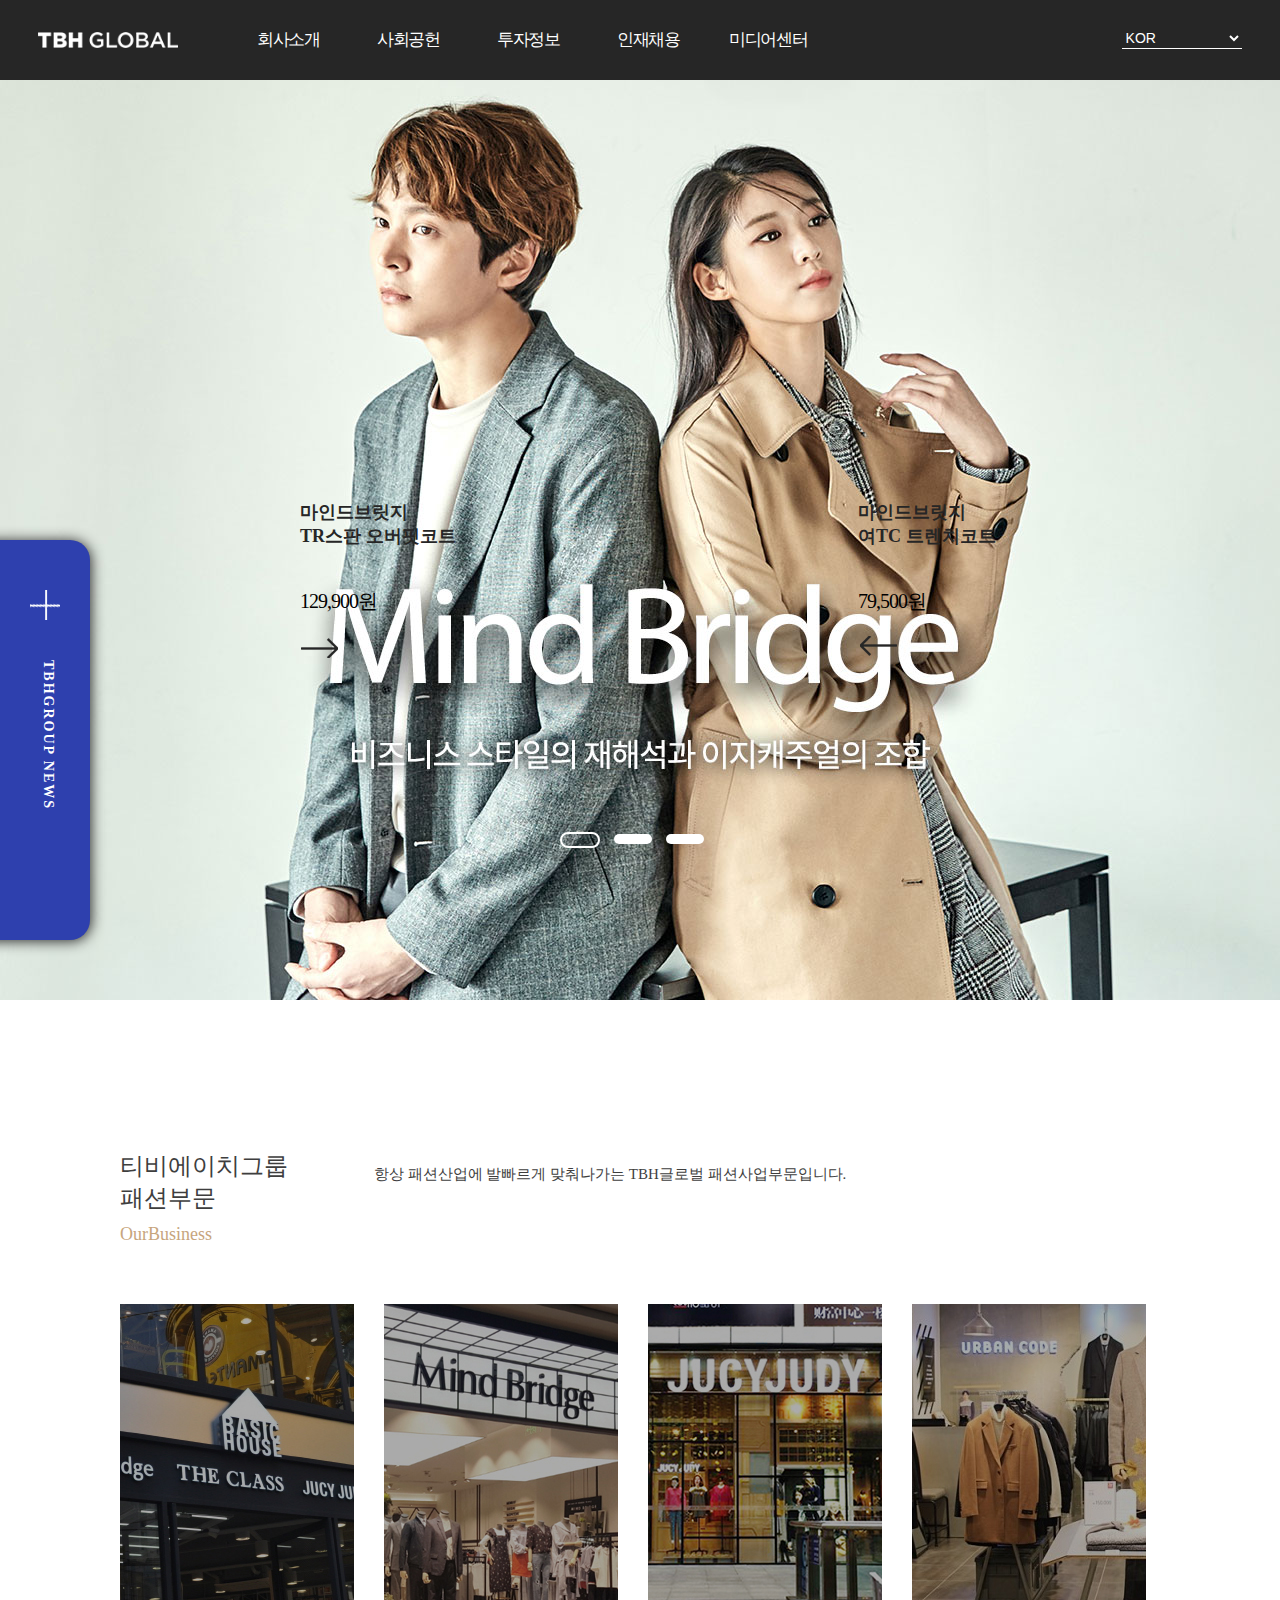
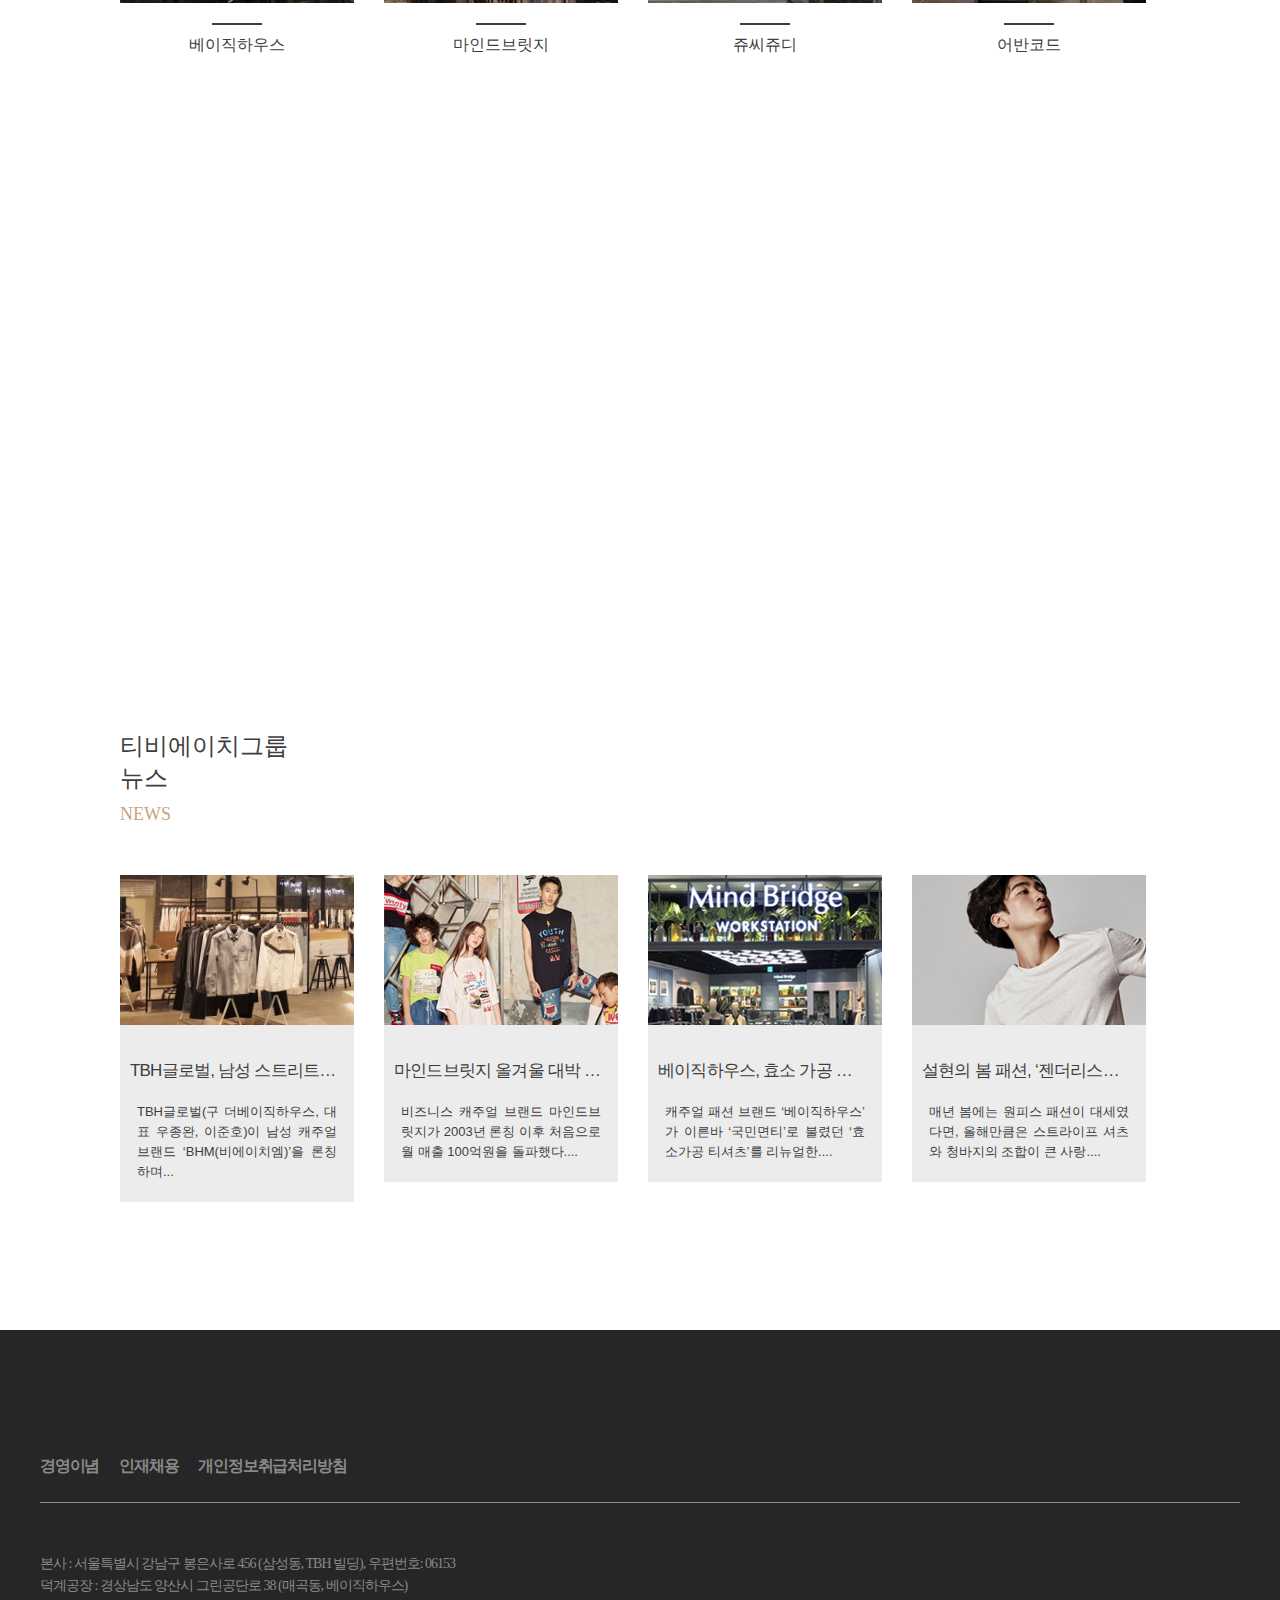
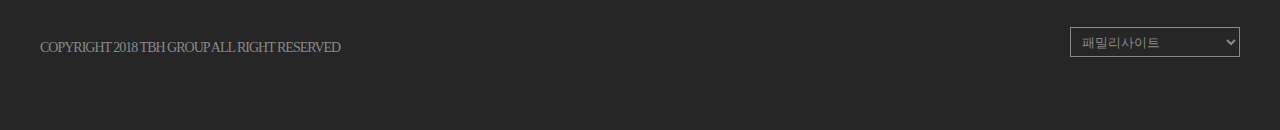
<file: basichouse/index.html>
<!DOCTYPE html>
<html lang="ko">
<head>
	<meta charset="UTF-8">
	<title>(주)티비에이치글로벌에 오신것을 환영합니다.</title>
	<link rel="stylesheet" href="css/style.css">
</head>
<body>
	<div class="wrap">
		<header id="header">
				<div class="gnb">
					<h1><a href="index.html"><img src="./img/logo.png" alt="TBHGLOBAL"></a></h1>
					<ul class="gnb_wrap">
						<li><a href="company.html">회사소개</a>
							<ul class="sub">
								<li><a href="company.html">회사소개</a></li>
								<li><a href="philosophy.html">경영이념</a></li>
								<li><a href="notice.html">알림마당</a></li>
								<li><a href="contactus.html">오시는길</a></li>
							</ul>
						</li>
						<li><a href="csr.html">사회공헌</a>
							<ul class="sub">
								<li><a href="csr.html">사회공헌</a></li>
							</ul>
						</li>
						<li><a href="investment.html">투자정보</a>
							<ul class="sub">
								<li><a href="investment.html">투자정보</a></li>
							</ul>
						</li>
						<li><a href="recruit.html">인재채용</a>
							<ul class="sub">
								<li><a href="recruit.html">인재채용</a></li>
							</ul>
						</li>
						<li><a href="community.html">미디어센터</a>
							<ul class="sub">
								<li><a href="community.html">미디어센터</a></li>
							</ul>
						</li>
					</ul>
					<div class="language">
						<select id="lang" title="select lang">
							<option selected="selected">KOR</option>
							<option>ENG</option>
							<option>JPN</option>
							<option>CHN</option>
							<option>GER</option>
						</select>
					</div>
				</div>

		</header>
		<section id="contents">
					<!--슬라이더-->
			<div class="slider">
			  <ul class="container">
			    <li class="item item1">
			    	<div class="contentsBox">
			    		<p class="mainTit">마인드브릿지<br>TR스판 오버핏코트</p>
			    		<p class="mainMidTit">129,900원</p>
			    		<a href="http://www.tbhshop.co.kr/shop/detail.php?pno=FFE91E3E74236FD484703A820557B412&rURL=http%3A%2F%2Fwww.tbhshop.co.kr%2Fmindbridge%2F&ctype=1&cno1=1011&cno2=1030" class="mindbridge_more" target="_blank">신상품더보기</a>
			    	</div>
			    	<div class="contentsBox2">
			    		<p class="mainTit">마인드브릿지<br>여TC 트렌치코트</p>
			    		<p class="mainMidTit">79,500원</p>
			    		<a href="http://www.tbhshop.co.kr/shop/detail.php?pno=B1795814EF01760528561D6CAFC75817&rURL=http%3A%2F%2Fwww.tbhshop.co.kr%2Fshop%2Fbig_section.php%3Fcno1%3D1074%26cno2%3D1030%26c_level%3D3&ctype=1&cno1=1074&cno2=1030" class="mindbridge_more" target="_blank">신상품더보기</a>
			    	</div>			    	
			    </li>
			    <li class="item item2">
			    </li>
			    <li class="item item3">
			    	<div class="contentsBox">
			    		<p class="mainTit">JUCY,JUDY<br>J격자 티셔츠</p>
			    		<p class="mainMidTit">22,900원</p>
			    		<a href="http://www.tbhshop.co.kr/shop/detail.php?pno=3866BA7B82A885DD5DA500CA996242DA&rURL=http%3A%2F%2Fwww.tbhshop.co.kr%2Fshop%2Fbig_section.php%3Fcno1%3D1156%26cno2%3D1029%26c_level%3D2&ctype=1&cno1=1156&cno2=1029" class="mindbridge_more" target="_blank">신상품더보기</a>
			    	</div>
			    </li>
			  </ul>
			  <div class="control">
			    <div class="pager_wrap">
			      <button class="pager active"><span>1</span></button>
			      <button class="pager"><span>2</span></button>
			      <button class="pager"><span>3</span></button>     
			    </div>
			  </div>
			</div>
			<!-- 컬랩메뉴 -->
			<input type="checkbox" name="ckb" id="menu_ck">
			<div class="collapmenu">
				<div class="collap_wrap">
					<label for="menu_ck" class="open"></label>
					<h3 class="collap_Tit">TBHGROUP NEWS</h3>
					<ul class="collap_Box">
						<li></li>
						<li>
							<a href="notice.html">
								<h3 class="collbox_Tit">TBH글로벌, 광군제블랙데이</h3>
							</a>
						</li>
						<li>
							<a href="notice.html">
								<p class="collbox_MidTit">TBH글로벌(구 더베이직하우스, 대표 우종완)이<br>지난 12월 12일 중국 블랙데이와 지난 광군제 판매를 통해<br>각각 하루 동안 3,333만 위안(한화 약 54억원), 1억500만<br>위안(한화 약 180억원)의 매출을 올렸다고 밝혔다.<br>그래서 블라블라 ...
								</p>
							</a>
						</li>
					</ul>
				</div>
			</div>
			<figure class="content2">
				<div class="inner">
					<h4 class="contents2_MidTit">티비에이치그룹<br>패션부문</h4>
					<h3 class="contents2_Tit">OurBusiness</h3>
					<p class="contents2_intro">항상 패션산업에 발빠르게 맞춰나가는 TBH글로벌 패션사업부문입니다.</p>
					<ul class="con2_wrap">
						<li><a href="http://www.tbhshop.co.kr/basichouse/" class="con2_item1" target="_blank"></a>
						<div class="subject">
							<h3 class="subject_Tit">베이직하우스</h3>
						</div>
						</li>
						<li><a href="http://www.tbhshop.co.kr/mindbridge/" class="con2_item2" target="_blank"></a>
						<div class="subject">
							<h3 class="subject_Tit">마인드브릿지</h3>
						</div>
						</li>
						<li><a href="http://www.tbhshop.co.kr/jucyjudy/" class="con2_item3" target="_blank"></a>
						<div class="subject">
							<h3 class="subject_Tit">쥬씨쥬디</h3>
						</div>
						</li>
						<li><a href="http://www.tbhshop.co.kr/theclass/" class="con2_item4" target="_blank"></a>
						<div class="subject">
							<h3 class="subject_Tit">어반코드</h3>
						</div>
						</li>
					</ul>
				</div>
			</figure>

			<div class="con_bg">
				<h4 class="con_bg_Tit">Your dreams come true</h4>
				<h3 class="con_bg_MidTit">티비에이치 글로벌 인재상</h3>
				<ul class="inner">
					<li>
						<img src="./img/con_bg_item1.png" alt="사진1">
						<p class="item_Tit">도전정신과 창의적인 사고로<br>변화를 주도하는 사람</p>
					</li>
					<li>
						<img src="./img/con_bg_item2.png" alt="사진2">
						<p class="item_Tit">도전정신과 창의적인 사고로<br>변화를 주도하는 사람</p>
					</li>
					<li>
						<img src="./img/con_bg_item3.png" alt="사진3">
						<p class="item_Tit">도전정신과 창의적인 사고로<br>변화를 주도하는 사람</p>
					</li>
					<li>
						<img src="./img/con_bg_item4.png" alt="사진4">
						<p class="item_Tit">도전정신과 창의적인 사고로<br>변화를 주도하는 사람</p>
					</li>
				</ul>
			
			</div>
			<div class="content3">
				<div class="inner">
					<h4 class="contents3_MidTit">티비에이치그룹<br>뉴스</h4>
					<h3 class="contents3_Tit">NEWS</h3>
					<ul class="news_wrap">
						<li>
							<a href="notice.html">
								<div class="news">
									<img src="./img/news_01.jpg" alt="tbh글로벌 매장사진">
								<h3 class="news_Tit">TBH글로벌, 남성 스트리트 캐주얼 브랜드 ‘BHM’ 런칭</h3>
								<p class="news_MidTit">TBH글로벌(구 더베이직하우스, 대표 우종완, 이준호)이 남성 캐주얼 브랜드 ‘BHM(비에이치엠)’을 론칭하며...</p>
								</div>	
							</a>
						</li>
						<li>
						<li>
							<a href="notice.html">
								<div class="news">
									<img src="./img/news_02.jpg" alt="마인드 브릿지 옷사진">
								<h3 class="news_Tit">마인드브릿지 올겨울 대박 조짐, 10월 매출 100억원 돌파</h3>
								<p class="news_MidTit">비즈니스 캐주얼 브랜드 마인드브릿지가 2003년 론칭 이후 처음으로 월 매출 100억원을 돌파했다....</p>
								</div>	
							</a>
						</li>
						<li>
							<a href="notice.html">
								<div class="news">
									<img src="./img/news_03.jpg" alt="티셔츠사진">
								<h3 class="news_Tit">베이직하우스, 효소 가공 티셔츠 리뉴얼 ‘소프트 터치 에센셜’ 출시</h3>
								<p class="news_MidTit">캐주얼 패션 브랜드 ‘베이직하우스’가 이른바 ‘국민면티’로 불렸던 ‘효소가공 티셔츠’를 리뉴얼한....</p>
								</div>	
							</a>
						</li>
						<li>
							<a href="notice.html">
								<div class="news">
									<img src="./img/news_04.jpg" alt="봄옷사진">
								<h3 class="news_Tit">설현의 봄 패션, ‘젠더리스룩’ 코디 제안</h3>
								<p class="news_MidTit">매년 봄에는 원피스 패션이 대세였다면, 올해만큼은 스트라이프 셔츠와 청바지의 조합이 큰 사랑....</p>
								</div>	
							</a>
						</li>
					</ul>
				</div>
			</div>
		</section>
		
		
	
		<footer id="ft">
			<div class="inner">
				<ul class="ft_info">
					<li><a href="#">경영이념</a></li>
					<li><a href="#">인재채용</a></li>
					<li><a href="#">개인정보취급처리방침</a></li>
				</ul>
				<ul class="adress">
					<li>본사 : 서울특별시 강남구 봉은사로 456 (삼성동, TBH 빌딩), 우편번호: 06153</li>
					<li>덕계공장 : 경상남도 양산시 그린공단로 38 (매곡동, 베이직하우스)</li>
					<li>COPYRIGHT 2018 TBH GROUP ALL RIGHT RESERVED</li>
				</ul>
				<div class="ft_right">
					<div class="select">
						<select name="sitemap">
						  <option value="FamilySite" selected="selected">패밀리사이트</option>
						  <option value="BASICHOUSE">Basic House</option>
						  <option value="RRIG">RRIG</option>
						  <option value="MIND BRIDGE">MIND BRIDGE</option>
						  <option value="THE CLASS">THE CLASS</option>
						  <option value="JUCY JUDY">JUCY JUDY</option>
						  <option value="MARCBRICK">MARCBRICK</option>
						  <option value="SPELLO">SPELLO</option>
						</select>
					</div>
				</div>
			</div>
		</footer>
	</div>

	<script src="http://code.jquery.com/jquery-1.12.4.min.js"></script>
	<script src="js/slider.js"></script>
	<script>
		
		/* Window 객체 로딩이 끝나면 실행 */
		$(document).ready(function() {

			/* #list>button:first-of-type을 클릭 하면 */
			$("#list>button:first-of-type").click(function() {
				/* 엘리먼트에 fadeIn 효과를 주고, black 클래스를 추가 */
				$("#pop").fadeIn().addClass("black");
			});

			/* #pop>article 클릭하면 */
			$("#pop>article").click(function() {
				/* 자기자신의 부모 엘리먼트에 fadeOut 효과를 줌 */
				$(this).parent().fadeOut();
			});
		});
			

		/* 
			스크롤을 100픽셀 내리면 상단메뉴에 
			노란배경색이 셍기게 할수는 없을까? 
			흠.. 그건 다음생에나 가능한 일일꺼야.. 
			과연 그럴까? 

			먼저 이벤트문을 적습니다.
			이벤트는 click, scroll, mouseover, mousedown, hover 등이 있습니다.\
			여기에서는 스크롤을 제어할 것 이므로 scroll 이벤트를 사용합니다.

			이벤트 문은 아래처럼 작성합니다.
			$(이벤트가 일어나는 대상).on("이벤트이름", function() {
				명령문
			}
		*/
		$(window).on("scroll", function() {

			/* 
				요안에다가 명령을 내려줘야 돼요. 
			*/


			if ($(window).scrollTop() > 100) {
				$("#header").addClass("bg");
			} else {
				$("#header").removeClass("bg");
			}

			/* 
				엇?! 위를 보니 IF를 썻네요. 

				IF가 뭐시다냥 ? 

				IF는 조건문이랍니다.  
				조건문이 뭔지 알아봅시다.

				IF문은 다음과 같은 형식을 가지고 있습니다. 

				if (조건) {
					조건이 참일때
				} else {
					조건이 거짓일때
				} 

				위의 코드를 해석하면 다음과 같습니다.

				만약에 (화면 스크롤이 100보다 크면) {
					#header에 bg클래스를 추가
				} 그렇지않으면 {
					#header에서 bg클래스를 제거
				} 

			*/
		});


		/* 슬라이더 실행 */
		var slider = new Slider('.slider');
	</script>
	<script>
			$(".gnb li").hover(function(){
				$(".sub", this).stop().slideToggle();
			});

	</script>
</body>
</html>
</file>
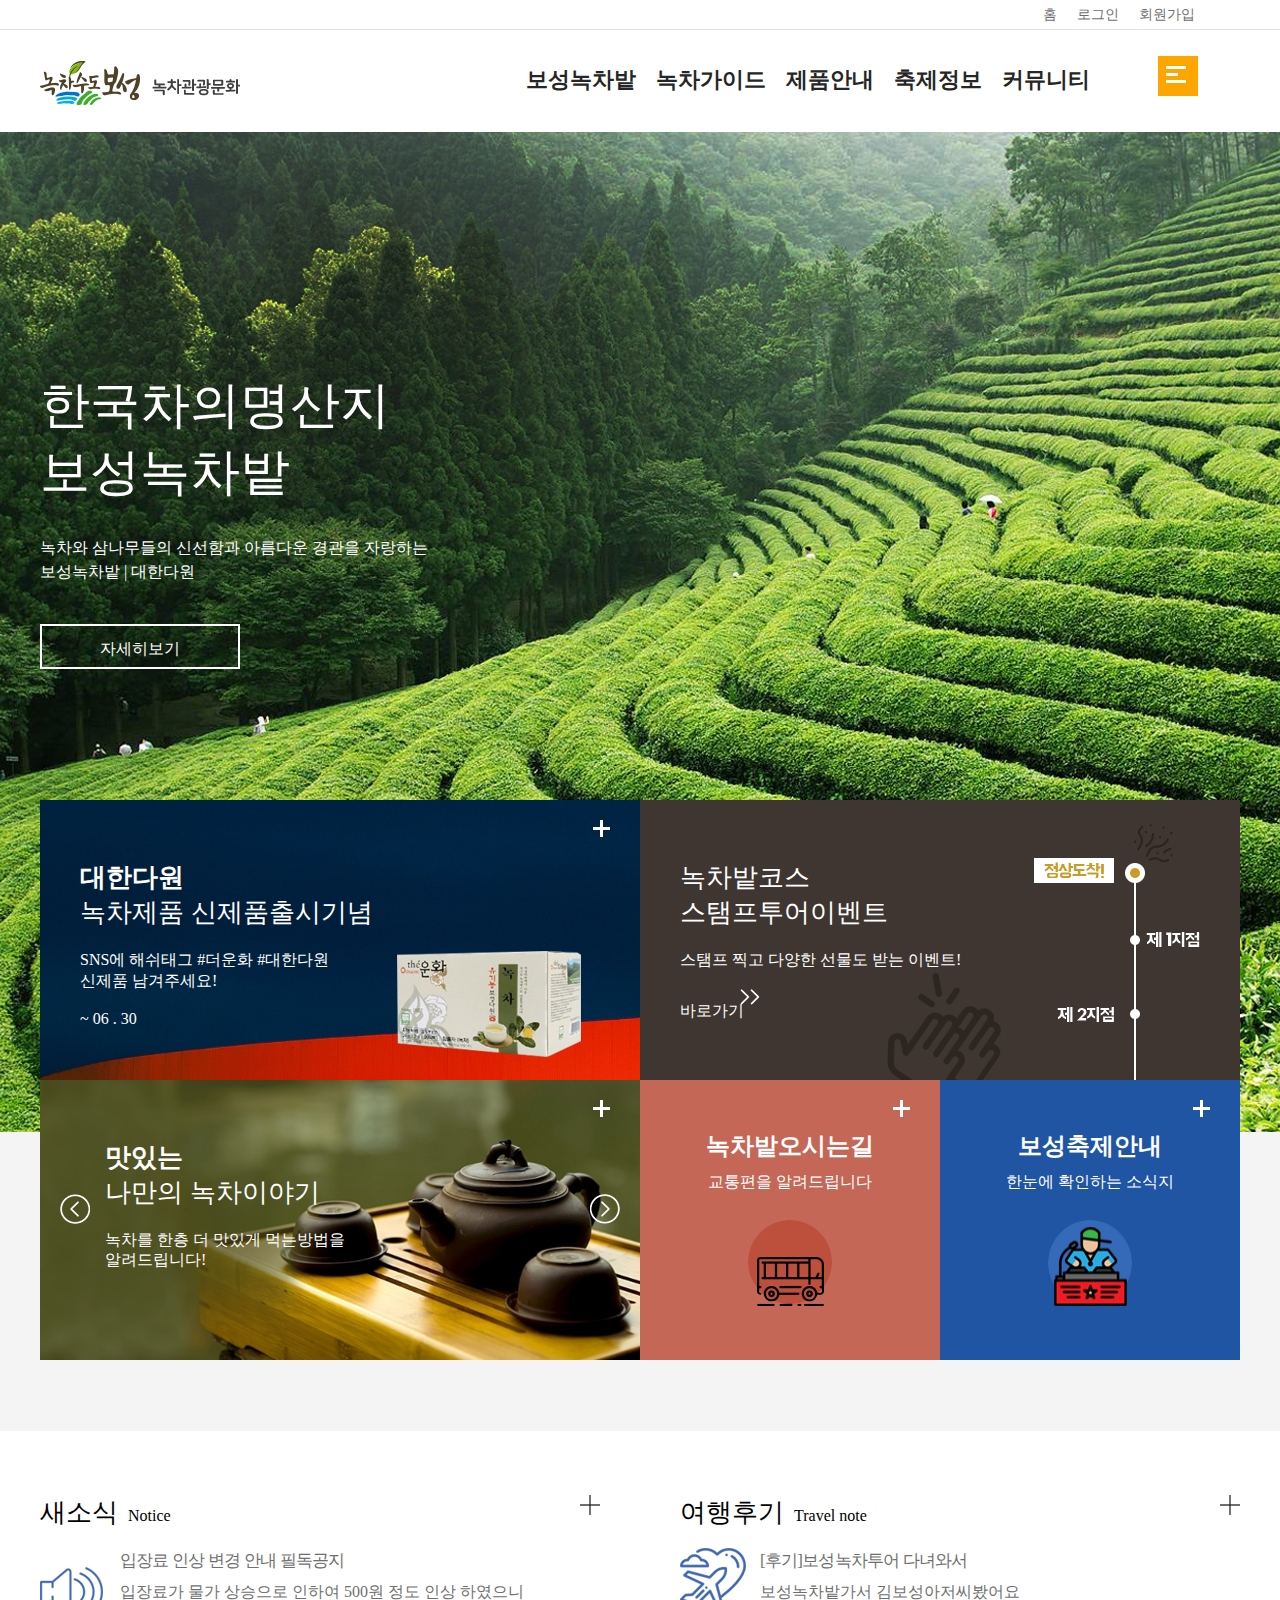
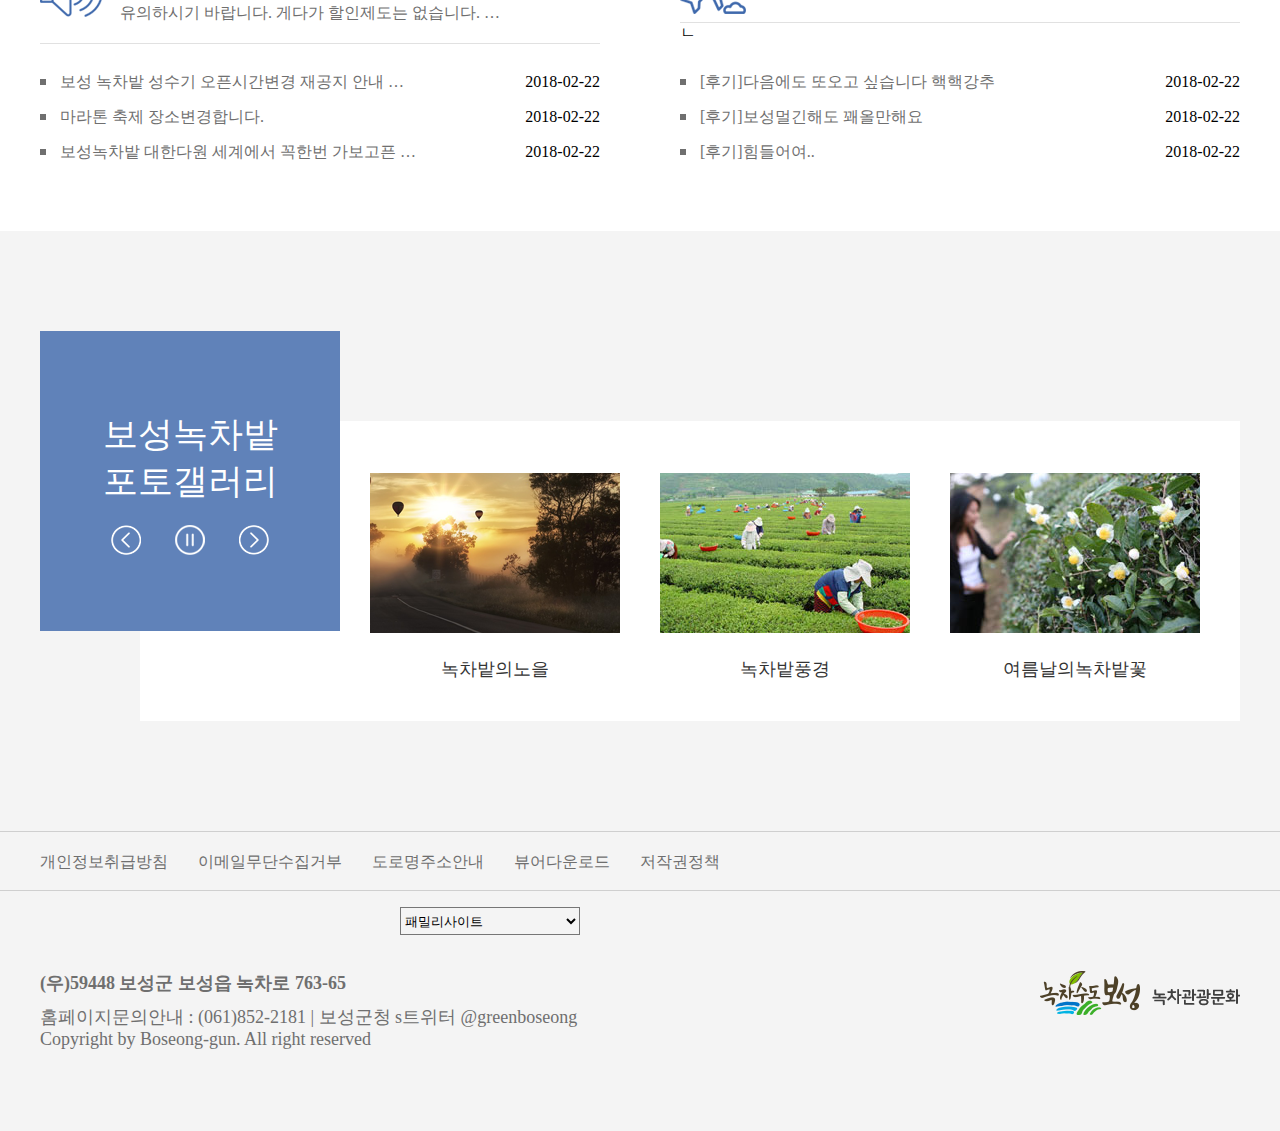
<file: greentea/index.html>
<!DOCTYPE html>
<html lang="ko">
    <head>
        <meta charset="UTF-8">
        <title>보성녹차밭:대한다원</title>
        <link rel="stylesheet" href="./css/style.css">
        <link rel="stylesheet" href="./css/hd.css">
    </head>
    <body>
        <div id="container">
            <header id="hd_wrap">
                <nav class="tnb">
                    <div class="tnb_inner">
                        <ul>
                            <li><a href="#">홈</a></li>
                            <li><a href="#">로그인</a></li>
                            <li><a href="#">회원가입</a></li>
                        </ul>
                    </div>
                </nav>
                <nav class="gnb">
                    <h1 class="logo"><a href="index.html"><img src="./img/hd_logo.png" alt="녹차관광"></a></h1>
                    <ul class="menu">
                        <li><a href="sub1.html">보성녹차밭</a></li>
                        <li><a href="sub2.html">녹차가이드</a></li>
                        <li><a href="sub3.htm">제품안내</a></li>
                        <li><a href="sub4.htm">축제정보</a></li>
                        <li><a href="sub5.htm">커뮤니티</a></li>
                    </ul>
                    <div class="lstbtn_box">
                        <input type="checkbox" id="ck1">
                        <label for="ck1" class="lstBtn">
                            <span class="line"></span>
                            <span class="line"></span>
                            <span class="line"></span>
                        </label>
                        <div id="collapse">
                            <div class="colwrap">
                                <div class="colmenu first">
                                    <h3 class="hd"><span>01</span>보성녹차밭</h3>
                                    <div>
                                        <a href="#">대한다원</a>
                                        <a href="#">녹차밭코스</a>
                                        <a href="#">입장권구매</a>
                                        <a href="#">오시는길</a>
                                        <a href="#">관광지다운로드</a>
                                        <span class="bar"></span>
                                    </div>
                                </div>
                                <div class="colmenu">
                                    <h3 class="hd"><span>02</span>녹차가이드</h3>
                                    <div>
                                        <a href="#">녹차가이드</a>
                                        <a href="#">티백활용법</a>
                                        <a href="#">녹차가루활용법</a>
                                        <a href="#">효능효과</a>
                                        <span class="bar"></span>
                                    </div>
                                </div>
                                <div class="colmenu">
                                    <h3 class="hd"><span>03</span>제품안내</h3>
                                    <div>
                                        <a href="#">온라인구매처</a>
                                        <a href="#">오프라인구매처</a>
                                        <a href="#">티백형타입</a>
                                        <a href="#">파우더형타입</a>
                                        <a href="#">기프트</a>
                                        <span class="bar"></span>
                                    </div>
                                </div>
                                <div class="colmenu">
                                    <h3 class="hd"><span>04</span>축제정보</h3>
                                    <div>
                                        <a href="#">축제안내</a>
                                        <a href="#">이벤트</a>
                                        <span class="bar"></span>
                                    </div>
                                </div>
                                <div class="colmenu last">
                                    <h3 class="hd"><span>05</span>커뮤니티</h3>
                                    <div>
                                        <a href="#">새소식</a>
                                        <a href="#">여행후기</a>
                                        <span class="bar"></span>
                                    </div>
                                </div>
                            </div>
                        </div>
                    </div>
                </nav>
            </header>
            
            <section id="main">
                <div class="inner">
                    <div class="tit_box">
                        <p class="main_tit">한국차의명산지<br><strong>보성녹차밭</strong></p>
                        <p class="mid_tit">녹차와 삼나무들의 신선함과 아름다운 경관을 자랑하는<br>
                        <strong>보성녹차밭 | 대한다원</strong></p>
                        <span class="main_btn"><a href="#">자세히보기</a></span>
                    </div>
                </div>
            </section>
            
            <div class="con_box">
                <div class="inner">
                    <ul>
                        <li class="img1">
                            <a href="#" class="plus"></a>
                            <p class="p_tit"><strong>대한다원</strong><br>
                            녹차제품 신제품출시기념</p>
                            <p class="mid_tit">SNS에 해쉬태그 #더운화 #대한다원
                            <br>신제품 남겨주세요!<br><br>~ 06 . 30</p>
                        </li>
                        <li class="img2">
                            <p class="p_tit">녹차밭코스<br>
                            스탬프투어이벤트</p>
                            <p class="mid_tit">스탬프 찍고 다양한 선물도 받는  이벤트!</p>
                            <span class="skip"><a href="#">바로가기</a></span>
                        </li>
                        <li class="img3">
                            <a href="#" class="plus"></a>
                            <p class="p_tit_img3"><strong>맛있는</strong>
                            <br>나만의 녹차이야기</p>
                            <p class="mid_tit_img3">녹차를 한층 더 맛있게 먹는방법을
                            <br>알려드립니다!</p>
                        </li>
                        <li class="img4">
                            <a href="#" class="plus"></a>
                            <h2>녹차밭오시는길</h2>
                            <p class="p_tit_img4">교통편을 알려드립니다</p>         <a href="#" class="plus"></a>
                        </li>
                        
                        <li class="img5"><a href="#">
                            <a href="#" class="plus"></a>
                            <h2>보성축제안내</h2>
                            <p class="p_tit_img5">한눈에 확인하는 소식지</p>     <a href="#" class="plus"></a>
                        </a></li>
                    </ul>
                </div>
            </div>
            
            <div class="con_bg">
            </div>
            <div id="con_board">
                <div class="bd_inner">
                    <section class="bd_noti">
                        <div>
                            <ul  class="noti_tit">
                                <li class="h2">새소식</li>
                                <li class="h3">Notice</li>
                                <li class="h4">           <a href="#" class="bd_plus"></a></li>
                            </ul>
                            
                            <dl class="subject_tit">
                                <dt class="sj_tit_1"><a href="#">입장료 인상 변경 안내 필독공지</a></dt>
                                <dd class="sj_tit_2"><a href="#">입장료가 물가 상승으로 인하여 500원 정도 인상 하였으니<br>
                                유의하시기 바랍니다. 게다가 할인제도는 없습니다.  …</a></dd>
                            </dl>
                            <ul class="list">
                                <li class="list_01">
                                    <a href="#">보성 녹차밭 성수기 오픈시간변경 재공지 안내 …</a>
                                    <span>2018-02-22</span>
                                </li>
                                <li class="list_02">
                                    <a href="#">마라톤 축제 장소변경합니다.</a>
                                    <span>2018-02-22</span>
                                </li>
                                <li  class="list_03">
                                    <a href="#">보성녹차밭 대한다원 세계에서 꼭한번 가보고픈 …</a>
                                    <span>2018-02-22</span>
                                </li>
                            </ul>
                        </div>
                    </section>
                    <section class="bd_review">
                        <div>
                            <ul  class="noti_tit">
                                <li class="h2">여행후기</li>
                                <li class="h3">Travel note</li>
                                <li class="h4">
                                    <a href="#" class="bd_plus"></a>
                                </li>
                            </ul>
                            <dl class="subject_tit2">
                                <dt class="sj_tit_1">
                                <a href="#">[후기]보성녹차투어 다녀와서</a>
                                </dt>
                                <dd class="sj_tit_2">
                                <a href="#">보성녹차밭가서 김보성아저씨봤어요</a>
                                </dd>
                            </dl>ㄴ
                            <ul class="list">
                                <li class="list_01">
                                    <a href="#">[후기]다음에도 또오고 싶습니다 핵핵강추</a>
                                    <span>2018-02-22</span>
                                </li>
                                <li class="list_02">
                                    <a href="#">[후기]보성멀긴해도 꽤올만해요</a>
                                    <span>2018-02-22</span>
                                </li>
                                <li  class="list_03">
                                    <a href="#">[후기]힘들어여..</a>
                                    <span>2018-02-22</span>
                                </li>
                            </ul>
                        </div>
                    </section>
                </div>
            </div>
            
            <div class="con_glr">
                <div class="inner">
                    <div class="aside">
                        <h2 class="as_tit">보성녹차밭<br>포토갤러리</h2>
                        <div class="as_btn">
                            <a href="#" class="prev">
                                <img src="./img/previous.png" alt="뒤로감기">
                            </a>
                            <a href="#" class="pause">
                                <img src="./img/pause.png" alt="일시정지">
                            </a>
                            <a href="#" class="next">
                                <img src="./img/next.png" alt="앞으로감기">
                            </a>
                        </div>
                    </div>
                    <div class="photo">
                        <ul class="pt_wr">
                            <li>
                                <img src="./img/imgslide_01.png" alt="이미지1">
                                <a href="" class="img_tit">녹차밭의노을</a>
                            </li>
                            <li>
                                <img src="./img/imgslide_02.png" alt="이미지2">
                                <a href=""  class="img_tit">녹차밭풍경</a>
                            </li>
                            <li>
                                <img src="./img/imgslide_03.png" alt="이미지3">
                                <a href=""  class="img_tit">여름날의녹차밭꽃</a>
                            </li>
                        </ul>
                    </div>
                </div>
            </div>
            
           <footer id="ft_wrap">
                <div class="ft_info">
                    <div class="ft_inner">
                        <ul class="left">
                            <li><a href="">개인정보취급방침</a></li>
                            <li><a href="">이메일무단수집거부</a></li>
                            <li><a href="">도로명주소안내</a></li>
                            <li><a href="">뷰어다운로드</a></li>
                            <li><a href="">저작권정책</a></li>
                        </ul>
                        <select name="fammilysite">
                            <option value="fammilysite" selected>패밀리사이트</option>
                            <option value="goverment">보성군청</option>
                            <option value="greenteamall">녹차박물관</option>
                            <option value="teamuse">한국차박물관</option>
                        </select>
                    </div>
                </div>   
                <div class="ft_adr">
                    <div class="adr_inner">
                        <div class="ft_left">
                            <address>(우)59448  보성군 보성읍 녹차로 763-65</address>
                            <p class="adr_info">홈페이지문의안내 : (061)852-2181   |   보성군청 s트위터 @greenboseong<br>
    Copyright by Boseong-gun. All right reserved</p>
                        </div>
                        <span class="ft_logo">
                            <img src="./img/hd_logo.png" alt="하단로고">
                        </span>                        
                    </div>
                </div>    
            </footer>
            
        </div>
    </body>
</html>
</file>
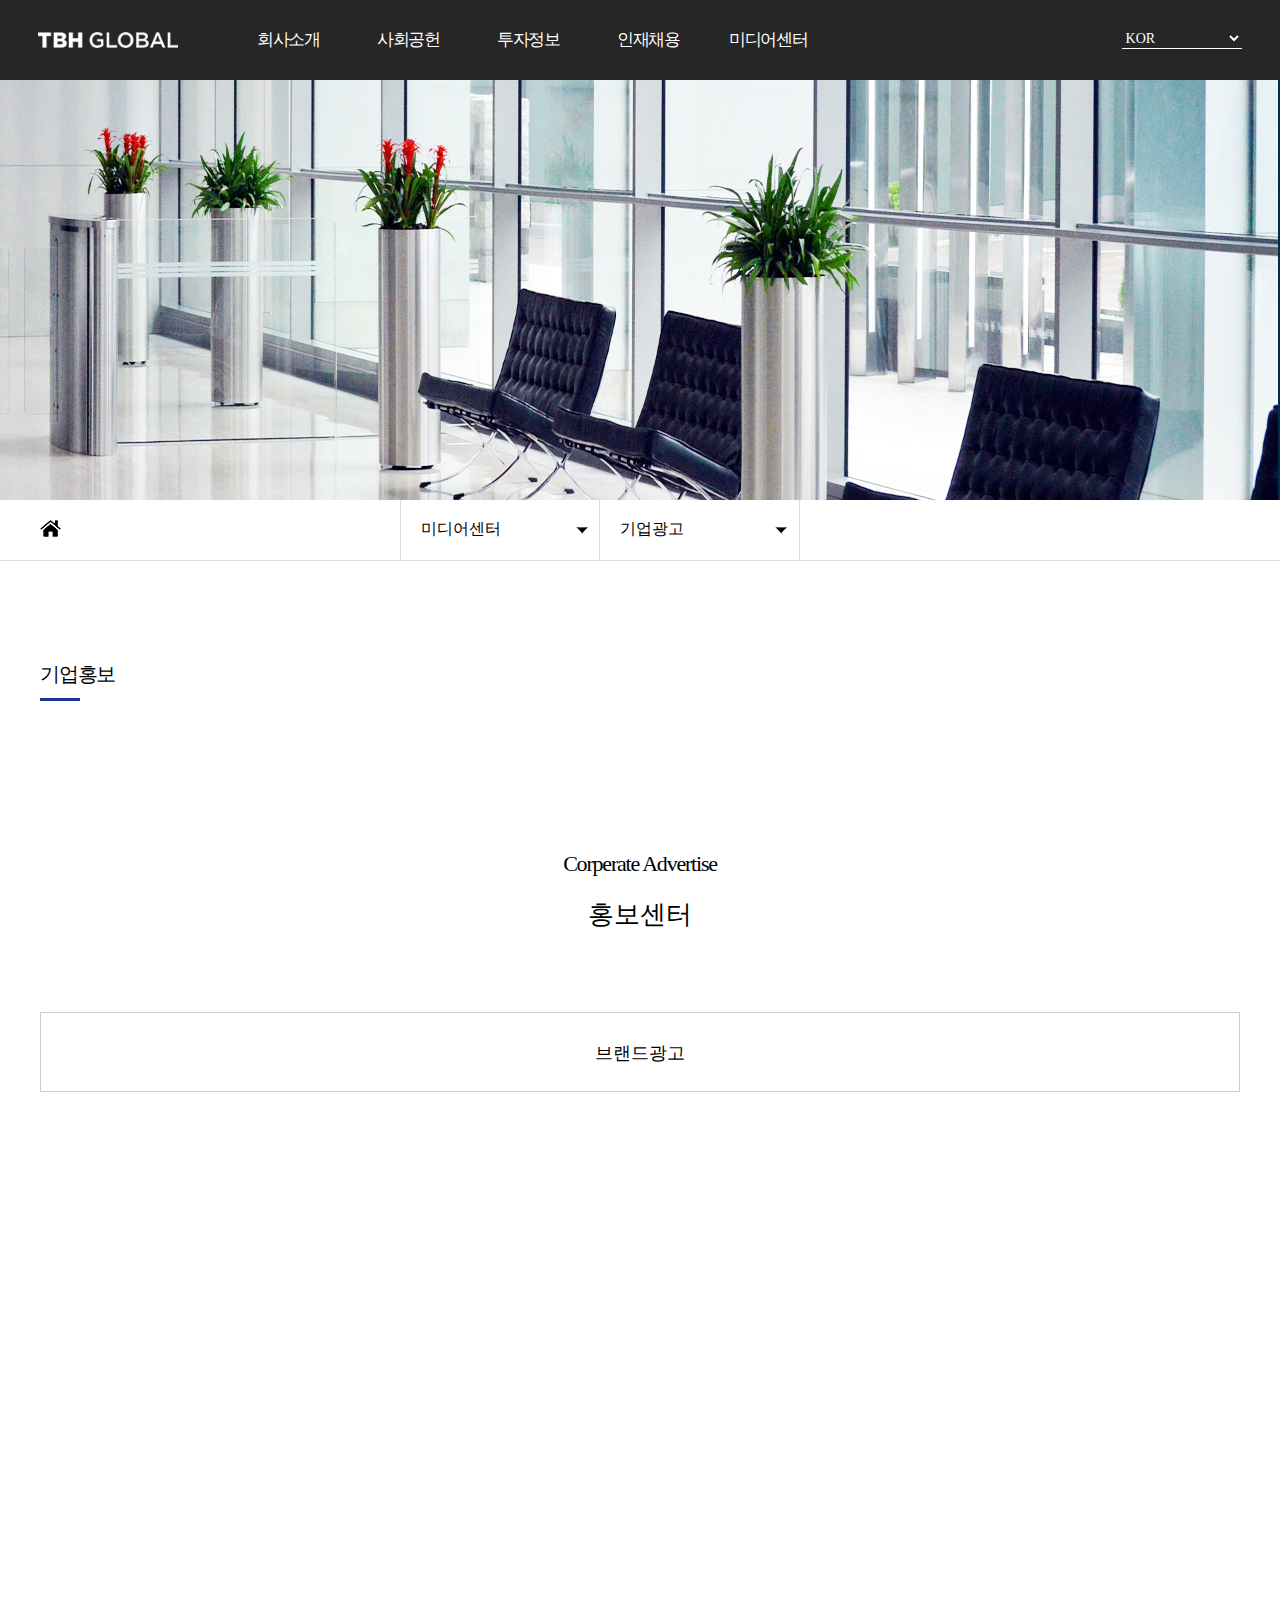
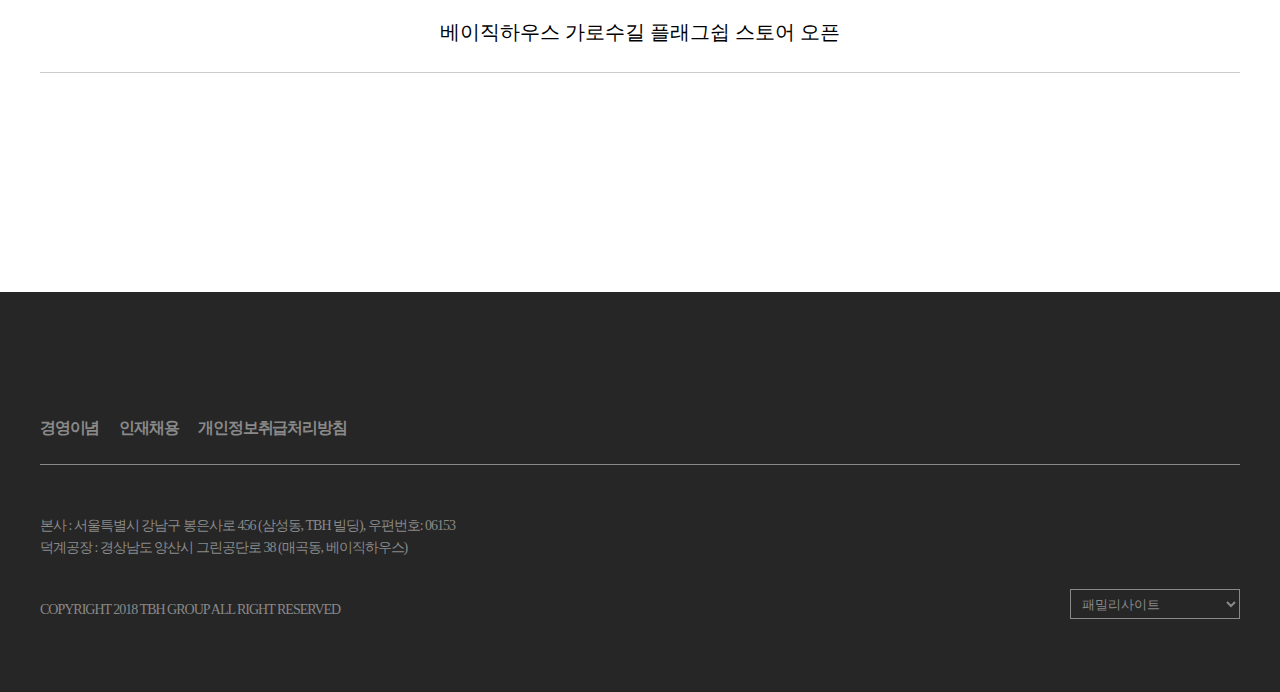
<file: basichouse/community.html>
<!DOCTYPE html>
<html lang="ko">
<head>
	<meta charset="UTF-8">
	<title>Document</title>
	<link rel="stylesheet" href="css/style.css">
</head>
<style>
	a:hover{text-decoration: underline;}
	/*header*/
	*{font-family: 'NanumGothic';}
#content{width:100%;clear: both;}
#content .company_bg{display: block; width:100%;height: 500px;background:url('./img/company_bg.jpg');background-repeat: no-repeat;background-position: center;border:1px solid #ddd;clear: both;}

#content .nav_sub{width:100%;height:60px;border-bottom: 1px solid #ddd;position: relative;margin-top: -4px;}
#content .nav_sub label{width:200px;height:100%;border-left: 1px solid #ddd;border-right: 1px solid #ddd;display: block; background:url('./img/bottom_arrow.png');background-repeat: no-repeat;background-position:175px center;box-sizing: border-box; line-height: 58px; text-indent: 20px;}
#content .nav_sub label[for="nav_ck1"]{position:absolute;top:0;left: 400px;}
#content .nav_sub label[for="nav_ck2"]{border-left:0; position:absolute;top: 0;left: 600px;}
#content .nav_sub label a{color: black;}
#content .nav_sub input{display: none;}
#content .nav_sub a.home{width:21px;height:17px;display: block;background:url('./img/home_ico.png');background-repeat: no-repeat;background-position: center;position: absolute;top: 20px;}
#content .nav_sub .nav_list1{height:200px; background: #133990; width:200px;position: absolute;top: 60px;z-index: 200;left: 400px;}
#content .nav_sub li{width:100%; text-indent:20px;}
#content .nav_sub li a{color:white;}
#content .nav_sub .nav_list2{background: #133990; position: absolute;top: 60px;z-index: 200;left: 600px;}
#content .nav_sub ul li{clear:both; line-height:50px;}
#content .nav_sub ul li a{display: block; width:200px; height:50px;}
#content .nav_sub ul li:hover{background:#0c2e7b;}
#nav_ck1 ~ .nav_list1{display: none;}
#nav_ck1:checked ~ .nav_list1{display:block; height:auto;}
#nav_ck2 ~ .nav_list2{display: none;}
#nav_ck2:checked ~ .nav_list2{display:block; height:auto;}
	
	
	
.company_info{width:100%; height:100%;}	
.company_info .company_infoTit{font-size:20px; font-weight:500; margin-top:100px; letter-spacing: -1.2px;}
.company_info .company_infoTit:after{content: " "; display: block; width:40px; height:3px; background-color:#233499; margin:10px 0px;}
.company_info .company_centerTit{width:100%; text-align: center; font-family: "Gotham"; font-size:22px; font-weight:400; letter-spacing: -1.2px; margin-top:150px;}	
.company_info .company_midTit{width:100%; text-align: center; font-size:26px; font-weight:400; margin-top:20px;}
.company_info .company_adArea{width:100%; margin:0px auto; margin-top:80px; }
.company_info .company_adArea label{display:block; width: 100%; height:80px; border:1px solid #ccc; box-sizing: border-box; text-align: center; line-height: 80px; font-size:18px; font-weight: 500; margin:0px auto;}
.company_info .adArea_contents1{width:100%; height:800px; display: block;}
.company_info .adArea_contents1 .videoArea{width:100%; height:500px; clear:both;}
.company_info .adArea_contents1 .videocaption{clear:both; width:100%; height:80px; border-bottom:1px solid #ccc;}
.company_info .adArea_contents1 .videocaption .videocaption_tit{text-align:center; font-size:20px; font-weight: 500; line-height: 80px;}

</style>
<body>
	<div class="wrap">
		<header id="header">
				<div class="gnb">
					<h1><a href="index.html"><img src="./img/logo.png" alt="TBHGLOBAL"></a></h1>
					<ul class="gnb_wrap">
						<li><a href="company.html">회사소개</a>
							<ul class="sub">
								<li><a href="company.html">회사소개</a></li>
								<li><a href="philosophy.html">경영이념</a></li>
								<li><a href="notice.html">알림마당</a></li>
								<li><a href="contactus.html">오시는길</a></li>
							</ul>
						</li>
						<li><a href="csr.html">사회공헌</a>
							<ul class="sub">
								<li><a href="csr.html">사회공헌</a></li>
							</ul>
						</li>
						<li><a href="investment.html">투자정보</a>
							<ul class="sub">
								<li><a href="investment.html">투자정보</a></li>
							</ul>
						</li>
						<li><a href="recruit.html">인재채용</a>
							<ul class="sub">
								<li><a href="recruit.html">인재채용</a></li>
							</ul>
						</li>
						<li><a href="community.html">미디어센터</a>
							<ul class="sub">
								<li><a href="community.html">미디어센터</a></li>
							</ul>
						</li>
					</ul>
					<div class="language">
						<select id="lang" title="select lang">
							<option selected="selected">KOR</option>
							<option>ENG</option>
							<option>JPN</option>
							<option>CHN</option>
							<option>GER</option>
						</select>
					</div>
				</div>

		</header>
		<section id="content">
			<img src="./img/csr_bg.jpg" alt="회사사진" width="100%" height="500px" >
			<div class="nav_sub">
               	<div class="inner">	
                	<a href="index.html" class="home"></a>
					<input type="radio" name="nav_ck" id="nav_ck1">
					<label for="nav_ck1"><a href="community.html">미디어센터</a></label>
					<div class="nav_list1">
						<ul>
							<li><a href="company.html">회사소개</a></li>
							<li><a href="csr.html">사회공헌</a></li>
							<li><a href="investment.html">투자정보</a></li>
							<li><a href="recruit.html">인재채용</a></li>
						</ul>
					</div>
					<input type="radio" name="nav_ck" id="nav_ck2">
					<label for="nav_ck2"><a href="community.html">기업광고</a></label>
					<div class="nav_list2">
						<ul>
							<li><a href="community.html">기업광고</a></li>
						</ul>
					</div>
				</div>	
			</div>
			<section class="company_info">
				<div class="inner">
					<h3 class="company_infoTit">기업홍보</h3>
					<h3 class="company_centerTit">Corperate Advertise</h3>
					<h4 class="company_midTit">홍보센터</h4>
					<div class="company_adArea">
						<label for="adArea1">브랜드광고</label>
						<div class="adArea_contents1">
							<div class="videoArea">
								<iframe width="1200" height="500" src="https://www.youtube.com/embed/6Sy_-6RlWzE" frameborder="0" allow="autoplay; encrypted-media" allowfullscreen></iframe>
							</div>
							<div class="videocaption">
								<h3 class="videocaption_tit">베이직하우스 가로수길 플래그쉽 스토어 오픈</h3>
							</div>
							</ul>
						</div>
					</div>
					
				</div>
			</section>	
		</section>
		<footer id="ft">
			<div class="inner">
				<ul class="ft_info">
					<li><a href="#">경영이념</a></li>
					<li><a href="#">인재채용</a></li>
					<li><a href="#">개인정보취급처리방침</a></li>
				</ul>
				<ul class="adress">
					<li>본사 : 서울특별시 강남구 봉은사로 456 (삼성동, TBH 빌딩), 우편번호: 06153</li>
					<li>덕계공장 : 경상남도 양산시 그린공단로 38 (매곡동, 베이직하우스)</li>
					<li>COPYRIGHT 2018 TBH GROUP ALL RIGHT RESERVED</li>
				</ul>
				<div class="ft_right">
					<div class="select">
						<select name="sitemap">
						  <option value="FamilySite" selected="selected">패밀리사이트</option>
						  <option value="BASICHOUSE">Basic House</option>
						  <option value="RRIG">RRIG</option>
						  <option value="MIND BRIDGE">MIND BRIDGE</option>
						  <option value="THE CLASS">THE CLASS</option>
						  <option value="JUCY JUDY">JUCY JUDY</option>
						  <option value="MARCBRICK">MARCBRICK</option>
						  <option value="SPELLO">SPELLO</option>
						</select>
					</div>
				</div>
			</div>
		</footer>
	</div>
	

</body>
<script src="http://code.jquery.com/jquery-1.12.4.min.js"></script>
<script>
		$(".gnb li").hover(function(){
			$(".sub", this).stop().slideToggle();
		});

</script>
</html>
</file>
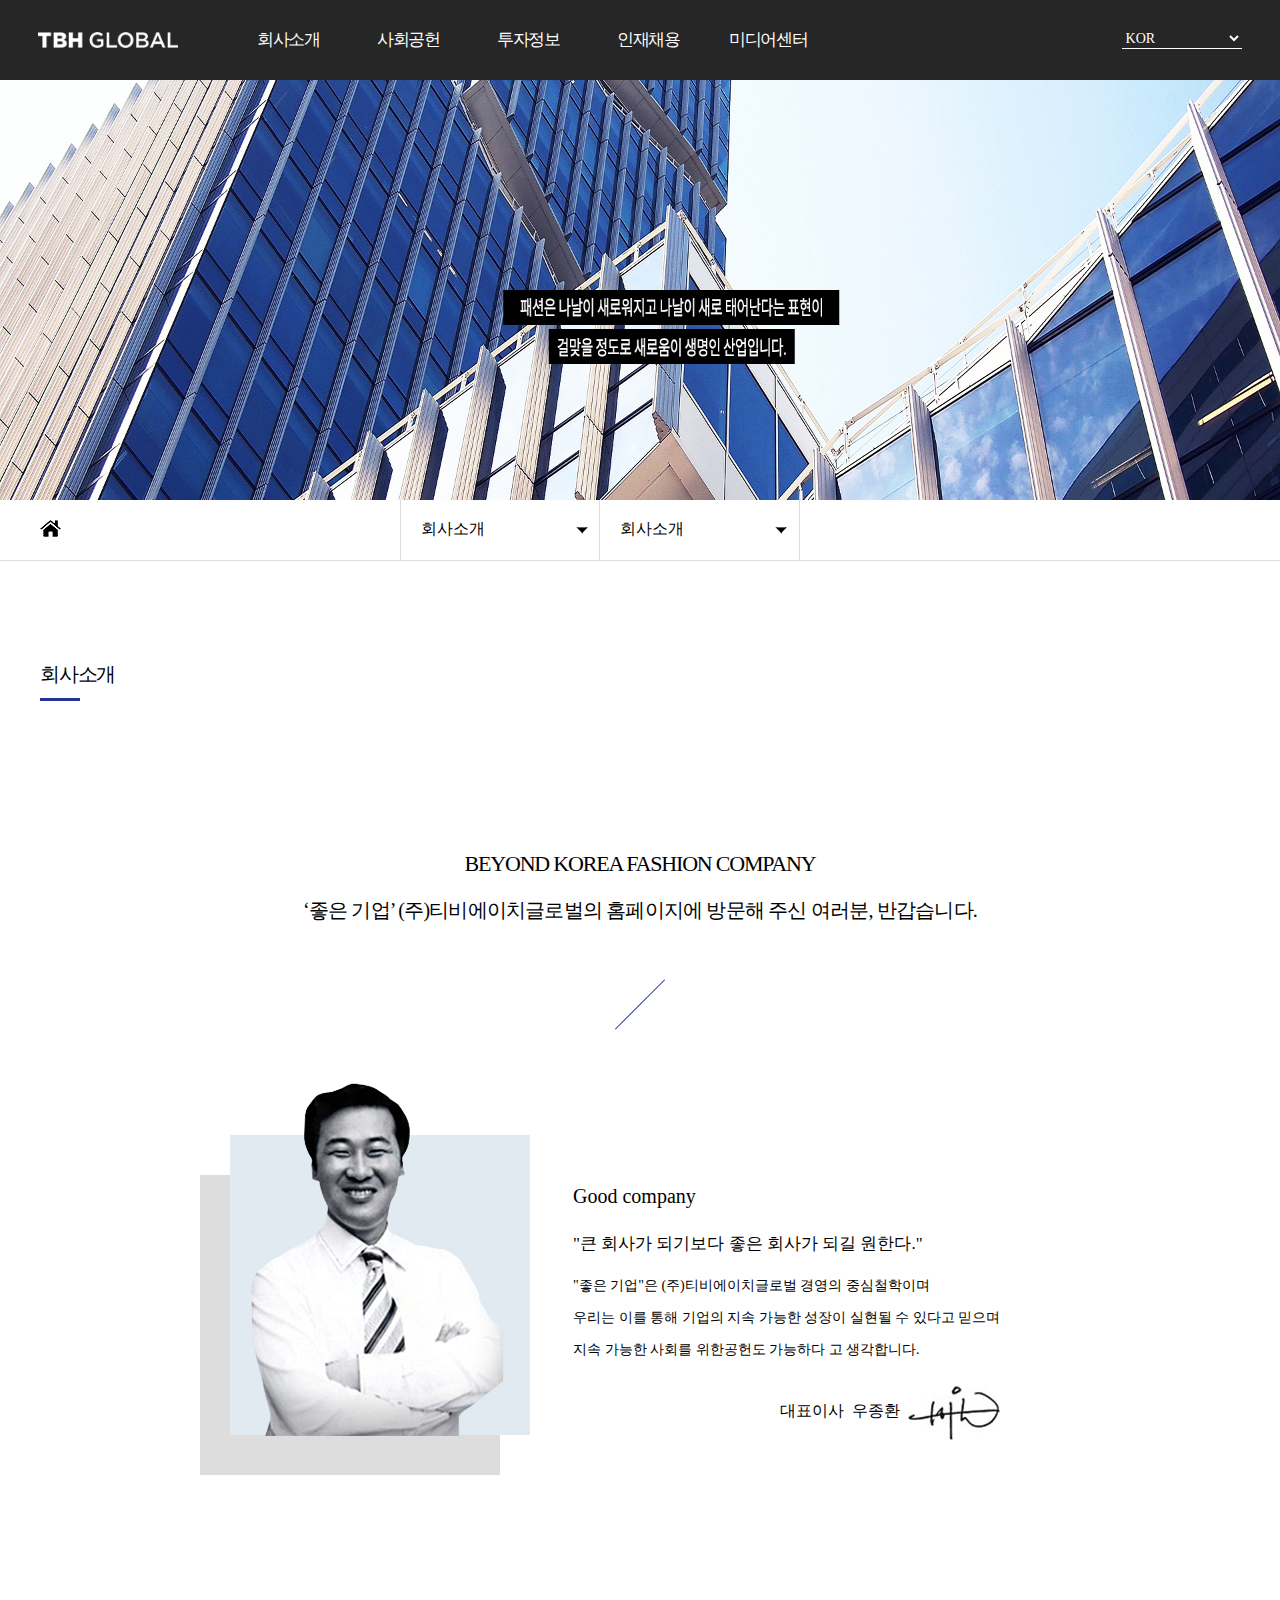
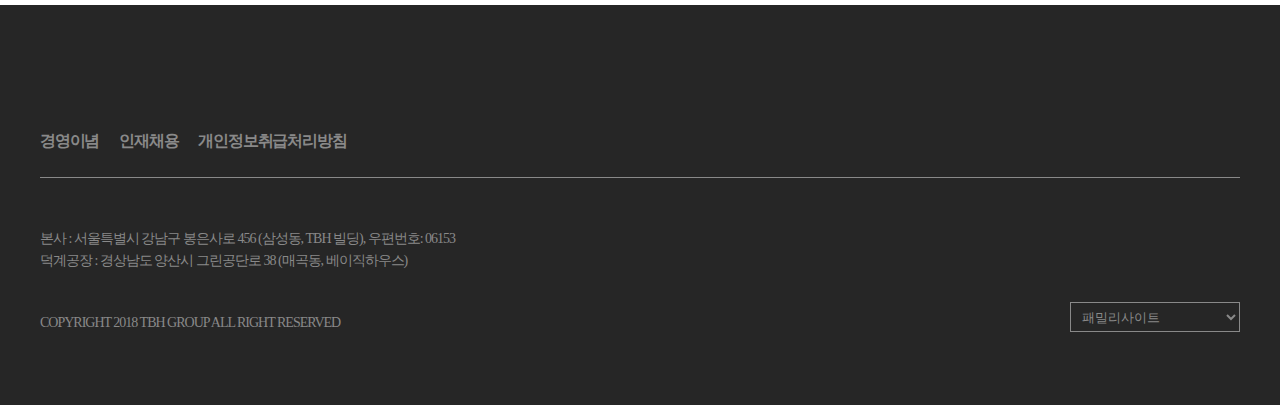
<file: basichouse/company.html>
<!DOCTYPE html>
<html lang="ko">
<head>
	<meta charset="UTF-8">
	<title>Document</title>
	<link rel="stylesheet" href="css/style.css">
</head>
<style>
	*{font-family: 'NanumGothic';}
#content{width:100%;clear: both;}
#content .company_bg{display: block; width:100%;height: 500px;background:url('./img/company_bg.jpg');background-repeat: no-repeat;background-position: center;border:1px solid #ddd;clear: both;}

#content .nav_sub{width:100%;height:60px;border-bottom: 1px solid #ddd;position: relative;margin-top: -4px;}
#content .nav_sub label{width:200px;height:100%;border-left: 1px solid #ddd;border-right: 1px solid #ddd;display: block; background:url('./img/bottom_arrow.png');background-repeat: no-repeat;background-position:175px center;box-sizing: border-box; line-height: 58px; text-indent: 20px;}
#content .nav_sub label[for="nav_ck1"]{position:absolute;top:0;left: 400px;}
#content .nav_sub label[for="nav_ck2"]{border-left:0; position:absolute;top: 0;left: 600px;}
#content .nav_sub label a{color: black;}
#content .nav_sub input{display: none;}
#content .nav_sub a.home{width:21px;height:17px;display: block;background:url('./img/home_ico.png');background-repeat: no-repeat;background-position: center;position: absolute;top: 20px;}
#content .nav_sub .nav_list1{height:200px; background: #133990; width:200px;position: absolute;top: 60px;z-index: 200;left: 400px;}
#content .nav_sub li{width:100%; text-indent:20px;}
#content .nav_sub li a{color:white;}
#content .nav_sub .nav_list2{background: #133990; position: absolute;top: 60px;z-index: 200;left: 600px;}
#content .nav_sub ul li{clear:both; line-height:50px;}
#content .nav_sub ul li a{display: block; width:200px; height:50px;}
#content .nav_sub ul li:hover{background:#0c2e7b;}
#nav_ck1 ~ .nav_list1{display: none;}
#nav_ck1:checked ~ .nav_list1{display:block; height:auto;}
#nav_ck2 ~ .nav_list2{display: none;}
#nav_ck2:checked ~ .nav_list2{display:block; height:auto;}
	
	
	
.company_info{width:100%; height:100%;}	
.company_info .company_infoTit{font-size:20px; font-weight:500; margin-top:100px; letter-spacing: -1.2px;}
.company_info .company_infoTit:after{content: " "; display: block; width:40px; height:3px; background-color:#233499; margin:10px 0px;}
.company_info .company_centerTit{width:100%; text-align: center; font-family: "Gotham"; font-size:22px; font-weight:400; letter-spacing: -1.2px; margin-top:150px;}	
.company_info .company_centerMidTit{width:100%; text-align: center; font-size:20px; font-weight:400; letter-spacing: -0.8px; margin-top:20px;}
.company_info .company_centerMidTit:after{content: " "; display: block; width:70px; height:1px; background-color:#233499; margin:80px auto; transform: rotate(-45deg);}
	
	
.company_info .company_ceoinfo{width:880px; height:400px; position:relative; margin:100px auto;}
.company_info .company_ceoinfo li{float:left;}	
.company_info .company_ceoinfo li:nth-child(1){position:absolute;width:300px;height:300px;background-color:#dddddd;top: 70px;left: 0; z-index: 1;}
.company_info .company_ceoinfo li:nth-child(2){position:absolute; width:300px; height:300px; background-color:#e1e9f1; top:30px; left:30px; z-index: 2;}
.company_info .company_ceoinfo li:nth-child(3){position:absolute;width:253px;height:353px;background:url('./img/ceo.png');top: -22px;left: 51px;z-index: 3;}
.company_info .company_ceoinfo li:nth-child(4){float:right; margin-right:80px;}
.company_info .company_ceoinfo li dl{}	
.company_info .company_ceoinfo li dl.ceo_info{margin-top:80px;}	
.company_info .company_ceoinfo li dl.ceo_info dt{font-size:20px; font-weight: 500;}
.company_info .company_ceoinfo li dl.ceo_info dd{font-size:14px; font-weight: 400; line-height:32px; margin-top:10px;}
.company_info .company_ceoinfo li dl.ceo_info dd:nth-of-type(1){font-size:17px; margin-top:20px;}
	
.company_info .company_ceoinfo li dl.ceo_sign{width:220px; float:right; margin-top:20px;}	
.company_info .company_ceoinfo li dl.ceo_sign dd{font-size:16px; font-weight:500; float:left; }
.company_info .company_ceoinfo li dl.ceo_sign dd:nth-of-type(1){margin-top:15px;}
.company_info .company_ceoinfo li dl.ceo_sign dd:nth-of-type(2){float:right;}
	
	
</style>
<body>
	<div class="wrap">
		<header id="header">
				<div class="gnb">
					<h1><a href="index.html"><img src="./img/logo.png" alt="TBHGLOBAL"></a></h1>
					<ul class="gnb_wrap">
						<li><a href="company.html">회사소개</a>
							<ul class="sub">
								<li><a href="company.html">회사소개</a></li>
								<li><a href="philosophy.html">경영이념</a></li>
								<li><a href="notice.html">알림마당</a></li>
								<li><a href="contactus.html">오시는길</a></li>
							</ul>
						</li>
						<li><a href="csr.html">사회공헌</a>
							<ul class="sub">
								<li><a href="csr.html">사회공헌</a></li>
							</ul>
						</li>
						<li><a href="investment.html">투자정보</a>
							<ul class="sub">
								<li><a href="investment.html">투자정보</a></li>
							</ul>
						</li>
						<li><a href="recruit.html">인재채용</a>
							<ul class="sub">
								<li><a href="recruit.html">인재채용</a></li>
							</ul>
						</li>
						<li><a href="community.html">미디어센터</a>
							<ul class="sub">
								<li><a href="community.html">미디어센터</a></li>
							</ul>
						</li>
					</ul>
					<div class="language">
						<select id="lang" title="select lang">
							<option selected="selected">KOR</option>
							<option>ENG</option>
							<option>JPN</option>
							<option>CHN</option>
							<option>GER</option>
						</select>
					</div>
				</div>

		</header>
		<section id="content">
			<img src="./img/company_bg.jpg" alt="회사사진" width="100%" height="500px">
			<div class="nav_sub">
               	<div class="inner">
                	<a href="index.html" class="home"></a>
					<input type="radio" name="nav_ck" id="nav_ck1">
					<label for="nav_ck1"><a href="company.html">회사소개</a></label>
					<div class="nav_list1">
						<ul>
							<li><a href="csr.html">사회공헌</a></li>
							<li><a href="investment.html">투자정보</a></li>
							<li><a href="recruit.html">인재채용</a></li>
							<li><a href="community.html">미디어센터</a></li>
						</ul>
					</div>
					<input type="radio" name="nav_ck" id="nav_ck2">
					<label for="nav_ck2"><a href="company.html">회사소개</a></label>
					<div class="nav_list2">
						<ul>
							<li><a href="philosophy.html">경영이념</a></li>
							<li><a href="notice.html">알림마당</a></li>
							<li><a href="contactus.html">오시는길</a></li>
						</ul>
					</div>
				</div>	
			</div>
			<section class="company_info">
				<div class="inner">
					<h3 class="company_infoTit">회사소개</h3>
					<h3 class="company_centerTit">BEYOND KOREA FASHION COMPANY</h3>
					<h4 class="company_centerMidTit">‘좋은 기업’ (주)티비에이치글로벌의 홈페이지에 방문해 주신 여러분, 반갑습니다.</h4>
					<ul class="company_ceoinfo">
						<li></li>
						<li></li>
						<li></li>
						<li>
							<dl class="ceo_info">
								<dt>Good company</dt>
								<dd>"큰 회사가 되기보다 좋은 회사가 되길 원한다."</dd>
								<dd><p>"좋은 기업"은 (주)티비에이치글로벌 경영의 중심철학이며<br>
우리는 이를 통해 기업의 지속 가능한 성장이 실현될 수 있다고 믿으며<br>
지속 가능한 사회를 위한공헌도 가능하다 고 생각합니다.</p></dd>
							</dl>
							<dl class="ceo_sign">
								<dd>대표이사&nbsp;&nbsp;우종환</dd>
								<dd><img src="./img/sign.jpg" alt="회장님사인"></dd>
							</dl>
						</li>
					</ul>
					
				</div>
			</section>
			
			
			
			
			
		</section>
		<footer id="ft">
			<div class="inner">
				<ul class="ft_info">
					<li><a href="#">경영이념</a></li>
					<li><a href="#">인재채용</a></li>
					<li><a href="#">개인정보취급처리방침</a></li>
				</ul>
				<ul class="adress">
					<li>본사 : 서울특별시 강남구 봉은사로 456 (삼성동, TBH 빌딩), 우편번호: 06153</li>
					<li>덕계공장 : 경상남도 양산시 그린공단로 38 (매곡동, 베이직하우스)</li>
					<li>COPYRIGHT 2018 TBH GROUP ALL RIGHT RESERVED</li>
				</ul>
				<div class="ft_right">
					<div class="select">
						<select name="sitemap">
						  <option value="FamilySite" selected="selected">패밀리사이트</option>
						  <option value="BASICHOUSE">Basic House</option>
						  <option value="RRIG">RRIG</option>
						  <option value="MIND BRIDGE">MIND BRIDGE</option>
						  <option value="THE CLASS">THE CLASS</option>
						  <option value="JUCY JUDY">JUCY JUDY</option>
						  <option value="MARCBRICK">MARCBRICK</option>
						  <option value="SPELLO">SPELLO</option>
						</select>
					</div>
				</div>
			</div>
		</footer>
	</div>
</body>
<script src="http://code.jquery.com/jquery-1.12.4.min.js"></script>
<script>
		$(".gnb li").hover(function(){
			$(".sub", this).stop().slideToggle();
		});

</script>
</html>
</file>
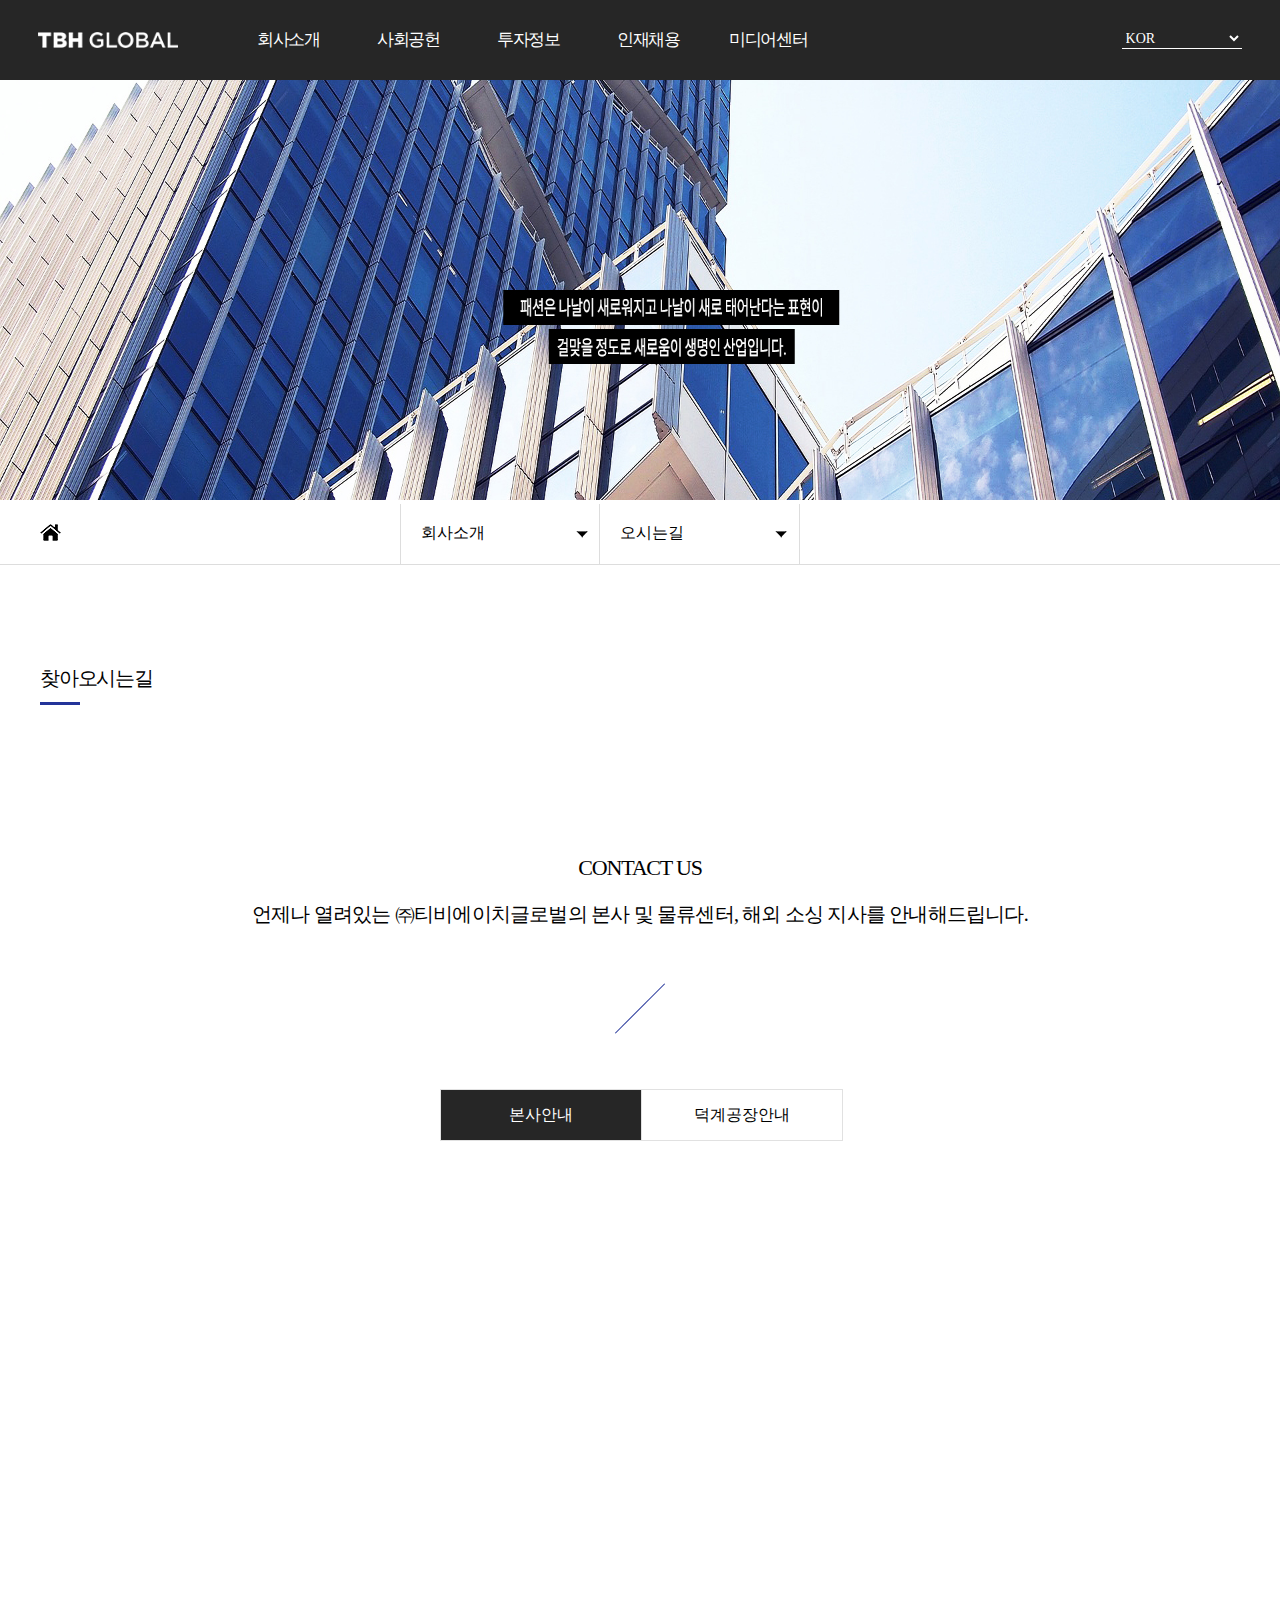
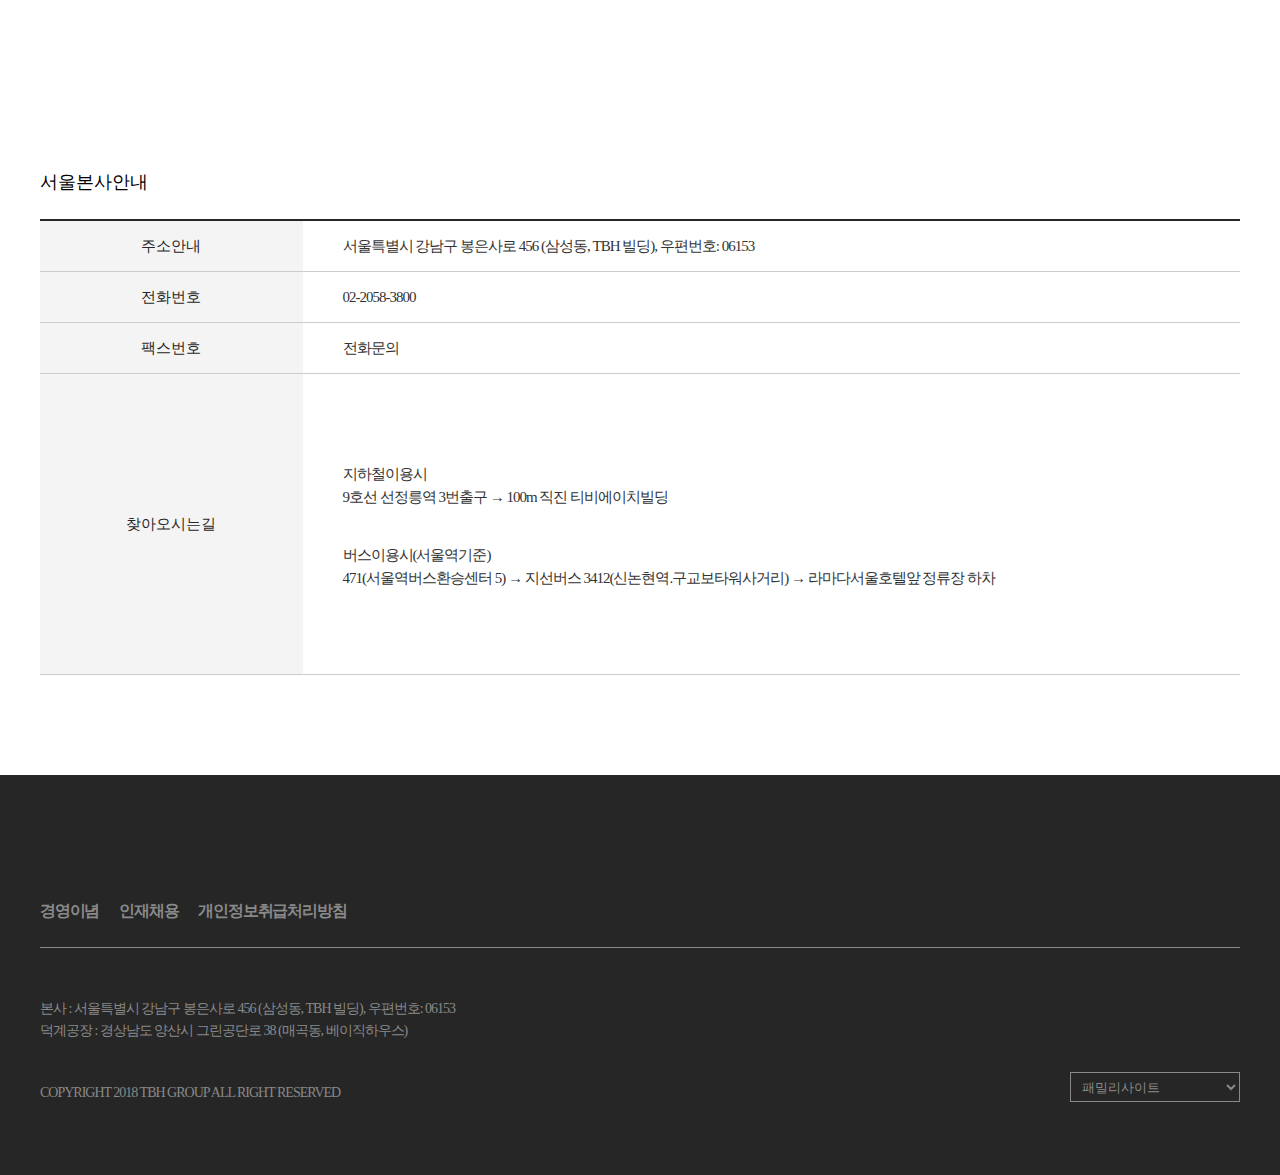
<file: basichouse/contactus.html>
<!DOCTYPE html>
<html lang="ko">
<head>
	<meta charset="UTF-8">
	<title>Document</title>
	<link rel="stylesheet" href="css/style.css">
</head>
<style>
	*{font-family: 'NanumGothic';}
#content{width:100%;clear: both;}
#content .company_bg{display: block; width:100%;height: 500px;background:url('./img/company_bg.jpg');background-repeat: no-repeat;background-position: center;border:1px solid #ddd;clear: both;}

#content .nav_sub{width:100%;height:60px;border-bottom: 1px solid #ddd; position: relative;}
#content .nav_sub label{width:200px;height:100%;border-left: 1px solid #ddd;border-right: 1px solid #ddd;display: block; background:url('./img/bottom_arrow.png');background-repeat: no-repeat;background-position:175px center;box-sizing: border-box; line-height: 58px; text-indent: 20px;}
#content .nav_sub label[for="nav_ck1"]{position:absolute;top:0;left: 400px;}
#content .nav_sub label[for="nav_ck2"]{border-left:0; position:absolute;top: 0;left: 600px;}
#content .nav_sub label a{color: black;}
#content .nav_sub input{display: none;}
#content .nav_sub a.home{width:21px;height:17px;display: block;background:url('./img/home_ico.png');background-repeat: no-repeat;background-position: center;position: absolute;top: 20px;}
#content .nav_sub .nav_list1{height:200px; background: #133990; width:200px;position: absolute;top: 60px;z-index: 200;left: 400px;}
#content .nav_sub li{width:100%; text-indent:20px;}
#content .nav_sub li a{color:white;}
#content .nav_sub .nav_list2{background: #133990; position: absolute;top: 60px;z-index: 200;left: 600px;}
#content .nav_sub ul li{clear:both; line-height:50px;}
#content .nav_sub ul li a{display: block; width:200px; height:50px;}
#content .nav_sub ul li:hover{background:#0c2e7b;}
#nav_ck1 ~ .nav_list1{display: none;}
#nav_ck1:checked ~ .nav_list1{display:block; height:auto;}
#nav_ck2 ~ .nav_list2{display: none;}
#nav_ck2:checked ~ .nav_list2{display:block; height:auto;}
	
	
	
.company_info{width:100%; height:100%;}	
.company_info .company_infoTit{font-size:20px; font-weight:500; margin-top:100px; letter-spacing: -1.2px;}
.company_info .company_infoTit:after{content: " "; display: block; width:40px; height:3px; background-color:#233499; margin:10px 0px;}
.company_info .company_centerTit{width:100%; text-align: center; font-family: "Gotham"; font-size:22px; font-weight:400; letter-spacing: -1.2px; margin-top:150px;}	
.company_info .company_centerMidTit{width:100%; text-align: center; font-size:20px; font-weight:400; letter-spacing: -0.8px; margin-top:20px;}
.company_info .company_centerMidTit:after{content: " "; display: block; width:70px; height:1px; background-color:#233499; margin:80px auto; transform: rotate(-45deg);}
	

.map_wrap{width:100%; height:100%;}	
.tabmenu{width:1200px; height:700px; margin:0px auto;}
.tabmenu input{display: none;}
.tabmenu label{display: block; width:200px; height:50px; border:1px solid #e1e1e1; background:white; float:left; 
	margin-left:400px; text-align: center; line-height: 50px; margin-bottom:50px;}
.tabmenu label[for=tab1]{}
.tabmenu label[for=tab2]{margin-left:0px; border-left:0px;}		
.tab_content1,.tab_content2{width:1200px; background:white; clear:both;}
#tab1 ~ .tab_content1{display: none;}
#tab2 ~ .tab_content2{display: none;}
#tab1:checked ~ label[for=tab1]{background:#262626; color:white;}	
#tab2:checked ~ label[for=tab2]{background:#262626; color:white;}	
#tab1:checked ~ .tab_content1{display: block;}
#tab2:checked ~ .tab_content2{display: block;}

.contactus{width:100%; height:100%;}
.contactus h3{margin-top:75px; font-weight: 400; font-size:18px;}	
thead {border-top: 1px solid #2f57c6;}
.table{width:1200px; border-spacing:  0;border-collapse:  collapse; float:left; margin-top:25px; margin-bottom: 100px;}
th,td{height:50px;border-bottom: 1px solid #cccccc; text-align: center;}
.first{border-top: 2px solid #262626;}
td:nth-child(1){width: 140px;font-size: 15px;color:#262626; font-weight:500; background:#f4f4f4;}
td:nth-child(2){width: 500px;text-indent: 40px;text-align: left; font-size:15px;font-weight:bold;color:#333;letter-spacing: -1.0px; font-weight:400;}
.td4{height:300px;}
.td4 h5{font-size:15px; font-weight:500; line-height:28px;}
	
	
</style>
<body>
	<div class="wrap">
		<header id="header">
				<div class="gnb">
					<h1><a href="index.html"><img src="./img/logo.png" alt="TBHGLOBAL"></a></h1>
					<ul class="gnb_wrap">
						<li><a href="company.html">회사소개</a>
							<ul class="sub">
								<li><a href="company.html">회사소개</a></li>
								<li><a href="philosophy.html">경영이념</a></li>
								<li><a href="notice.html">알림마당</a></li>
								<li><a href="contactus.html">오시는길</a></li>
							</ul>
						</li>
						<li><a href="csr.html">사회공헌</a>
							<ul class="sub">
								<li><a href="csr.html">사회공헌</a></li>
							</ul>
						</li>
						<li><a href="investment.html">투자정보</a>
							<ul class="sub">
								<li><a href="investment.html">투자정보</a></li>
							</ul>
						</li>
						<li><a href="recruit.html">인재채용</a>
							<ul class="sub">
								<li><a href="recruit.html">인재채용</a></li>
							</ul>
						</li>
						<li><a href="community.html">미디어센터</a>
							<ul class="sub">
								<li><a href="community.html">미디어센터</a></li>
							</ul>
						</li>
					</ul>
					<div class="language">
						<select id="lang" title="select lang">
							<option selected="selected">KOR</option>
							<option>ENG</option>
							<option>JPN</option>
							<option>CHN</option>
							<option>GER</option>
						</select>
					</div>
				</div>

		</header>
		<section id="content">
			<img src="./img/company_bg.jpg" alt="회사사진" width="100%" height="500px">
			<div class="nav_sub">
               	<div class="inner">
                	<a href="index.html" class="home"></a>
					<input type="radio" name="nav_ck" id="nav_ck1">
					<label for="nav_ck1"><a href="company.html">회사소개</a></label>
					<div class="nav_list1">
						<ul>
							<li><a href="csr.html">사회공헌</a></li>
							<li><a href="investment.html">투자정보</a></li>
							<li><a href="recruit.html">인재채용</a></li>
							<li><a href="community.html">미디어센터</a></li>
						</ul>
					</div>
					<input type="radio" name="nav_ck" id="nav_ck2">
					<label for="nav_ck2"><a href="contactus.html">오시는길</a></label>
					<div class="nav_list2">
						<ul>
							<li><a href="company.html">회사소개</a></li>
							<li><a href="philosophy.html">경영이념</a></li>
							<li><a href="notice.html">알림마당</a></li>
						</ul>
					</div>
				</div>	
			</div>
			<section class="company_info">
				<div class="inner">
					<h3 class="company_infoTit">찾아오시는길</h3>
					<h3 class="company_centerTit">CONTACT US</h3>
					<h4 class="company_centerMidTit">언제나 열려있는 ㈜티비에이치글로벌의 본사 및 물류센터, 해외 소싱 지사를 안내해드립니다.</h4>
				</div>	
				<div class="map_wrap">
					<div class="tabmenu">
						<input type="radio" name="rdo" id="tab1" checked>
						<input type="radio" name="rdo" id="tab2">
						<label for="tab1">본사안내</label>
						<label for="tab2">덕계공장안내</label>
						<div class="tab_content1">
							<iframe src="https://www.google.com/maps/embed?pb=!1m18!1m12!1m3!1d101247.26630510452!2d126.96034121913758!3d37.532037753923916!2m3!1f0!2f0!3f0!3m2!1i1024!2i768!4f13.1!3m3!1m2!1s0x357ca40d40043233%3A0xab664cc57a0d22cd!2zKOyjvCnti7DruYTsl5DsnbTsuZjquIDroZzrsow!5e0!3m2!1sko!2skr!4v1532315149979" width="1200" height="500" frameborder="0" style="border:0" allowfullscreen></iframe>
							<div class="contactus">
								<h3>서울본사안내</h3>
								<table class="table">	
									<thead>
									<tr class="first">
										<td>주소안내</td>
										<td>서울특별시 강남구 봉은사로 456 (삼성동, TBH 빌딩), 우편번호: 06153</td>
									</tr>
									</thead>
									<tbody>
									<tr>
										<td>전화번호</td>
										<td>02-2058-3800</td>
									</tr>
									<tr>
										<td>팩스번호</td>
										<td>전화문의</td>
									</tr>
									<tr>
										<td class="td4">찾아오시는길</td>
										<td class="td4">
											<h5>지하철이용시</h5>
											<p>9호선 선정릉역 3번출구 → 100m 직진 티비에이치빌딩</p><br><br>
											<h5>버스이용시(서울역기준)</h5>
											<p>471(서울역버스환승센터 5) → 지선버스 3412(신논현역.구교보타워사거리) → 라마다서울호텔앞 정류장 하차</p>
										</td>
									</tr>
									</tbody>
								</table>
							</div>
						</div>
						<div class="tab_content2">
							<iframe src="https://www.google.com/maps/embed?pb=!1m18!1m12!1m3!1d3253.637919752431!2d129.16599971556437!3d35.36463115487679!2m3!1f0!2f0!3f0!3m2!1i1024!2i768!4f13.1!3m3!1m2!1s0x356884a7647ff1c3%3A0x190929213d22272c!2z6rK97IOB64Ko64-EIOyWkeyCsOyLnCDrjZXqs4Trj5kg6re466aw6rO164uo66GcIDM4!5e0!3m2!1sko!2skr!4v1532315467484" width="1200" height="500" frameborder="0" style="border:0" allowfullscreen></iframe>
							<div class="contactus">
								<h3>덕계공장안내</h3>
								<table class="table">	
									<thead>
									<tr class="first">
										<td>주소안내</td>
										<td>경상남도 양산시 그린공단로 38 (매곡동, 베이직하우스)</td>
									</tr>
									</thead>
									<tbody>
									<tr>
										<td>전화번호</td>
										<td>055-365-2651 ~ 4</td>
									</tr>
									<tr>
										<td>팩스번호</td>
										<td>전화문의</td>
									</tr>
									<tr>
										<td class="td4">찾아오시는길</td>
										<td class="td4">
											<h5>자가용이용시</h5>
											<p>행충장고가로(3.4km) → 서행번영로(12.2km) → 원활정관산업로(11.2km)</p>
										</td>
									</tr>
									</tbody>
								</table>
							</div>
						</div>
					</div>
				</div>
				
				
				
			</section>
		</section>
		<footer id="ft">
			<div class="inner">
				<ul class="ft_info">
					<li><a href="#">경영이념</a></li>
					<li><a href="#">인재채용</a></li>
					<li><a href="#">개인정보취급처리방침</a></li>
				</ul>
				<ul class="adress">
					<li>본사 : 서울특별시 강남구 봉은사로 456 (삼성동, TBH 빌딩), 우편번호: 06153</li>
					<li>덕계공장 : 경상남도 양산시 그린공단로 38 (매곡동, 베이직하우스)</li>
					<li>COPYRIGHT 2018 TBH GROUP ALL RIGHT RESERVED</li>
				</ul>
				<div class="ft_right">
					<div class="select">
						<select name="sitemap">
						  <option value="FamilySite" selected="selected">패밀리사이트</option>
						  <option value="BASICHOUSE">Basic House</option>
						  <option value="RRIG">RRIG</option>
						  <option value="MIND BRIDGE">MIND BRIDGE</option>
						  <option value="THE CLASS">THE CLASS</option>
						  <option value="JUCY JUDY">JUCY JUDY</option>
						  <option value="MARCBRICK">MARCBRICK</option>
						  <option value="SPELLO">SPELLO</option>
						</select>
					</div>
				</div>
			</div>
		</footer>
	</div>
</body>
<script src="http://code.jquery.com/jquery-1.12.4.min.js"></script>
<script>
		$(".gnb li").hover(function(){
			$(".sub", this).stop().slideToggle();
		});

</script>
</html>
</file>
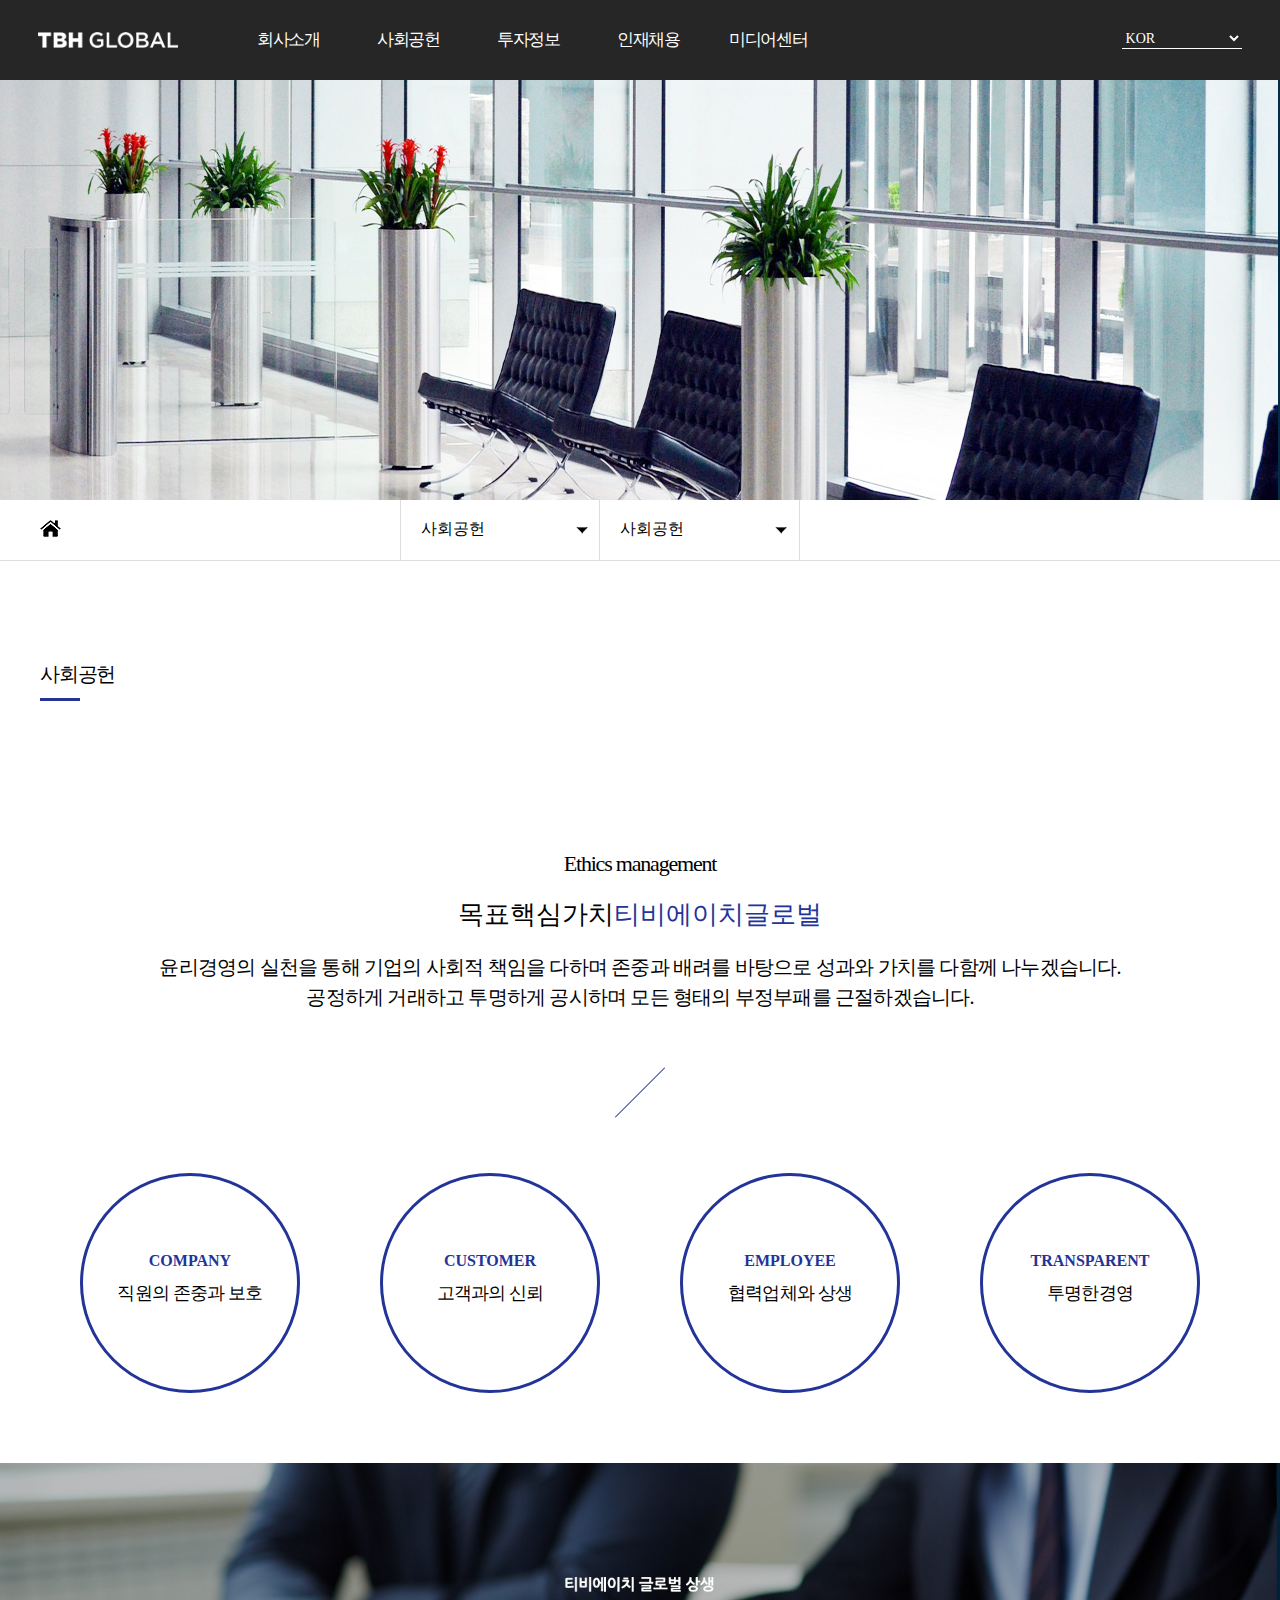
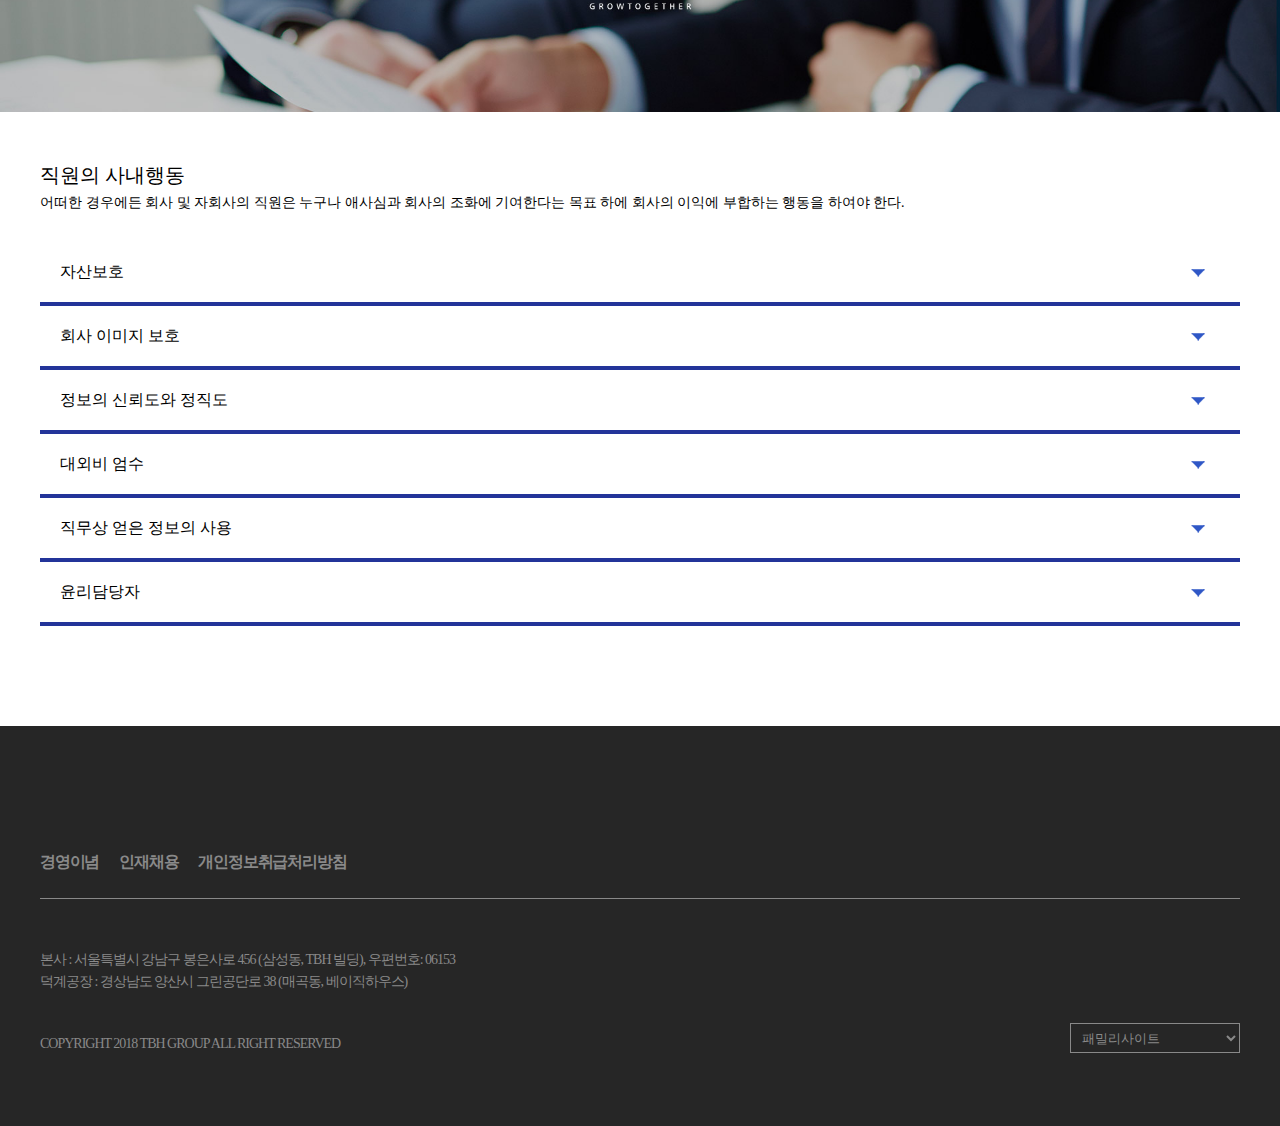
<file: basichouse/csr.html>
<!DOCTYPE html>
<html lang="ko">
<head>
	<meta charset="UTF-8">
	<title>Document</title>
	<link rel="stylesheet" href="css/style.css">
</head>
<style>
	/*header*/
	*{font-family: 'NanumGothic';}
#content{width:100%;clear: both;}
#content .company_bg{display: block; width:100%;height: 500px;background:url('./img/company_bg.jpg');background-repeat: no-repeat;background-position: center;border:1px solid #ddd;clear: both;}

#content .nav_sub{width:100%;height:60px;border-bottom: 1px solid #ddd;position: relative;margin-top: -4px;}
#content .nav_sub label{width:200px;height:100%;border-left: 1px solid #ddd;border-right: 1px solid #ddd;display: block; background:url('./img/bottom_arrow.png');background-repeat: no-repeat;background-position:175px center;box-sizing: border-box; line-height: 58px; text-indent: 20px;}
#content .nav_sub label[for="nav_ck1"]{position:absolute;top:0;left: 400px;}
#content .nav_sub label[for="nav_ck2"]{border-left:0; position:absolute;top: 0;left: 600px;}
#content .nav_sub label a{color: black;}
#content .nav_sub input{display: none;}
#content .nav_sub a.home{width:21px;height:17px;display: block;background:url('./img/home_ico.png');background-repeat: no-repeat;background-position: center;position: absolute;top: 20px;}
#content .nav_sub .nav_list1{height:200px; background: #133990; width:200px;position: absolute;top: 60px;z-index: 200;left: 400px;}
#content .nav_sub li{width:100%; text-indent:20px;}
#content .nav_sub li a{color:white;}
#content .nav_sub .nav_list2{background: #133990; position: absolute;top: 60px;z-index: 200;left: 600px;}
#content .nav_sub ul li{clear:both; line-height:50px;}
#content .nav_sub ul li a{display: block; width:200px; height:50px;}
#content .nav_sub ul li:hover{background:#0c2e7b;}
#nav_ck1 ~ .nav_list1{display: none;}
#nav_ck1:checked ~ .nav_list1{display:block; height:auto;}
#nav_ck2 ~ .nav_list2{display: none;}
#nav_ck2:checked ~ .nav_list2{display:block; height:auto;}
	
	
	
.company_info{width:100%; height:100%;}	
.company_info .company_infoTit{font-size:20px; font-weight:500; margin-top:100px; letter-spacing: -1.2px;}
.company_info .company_infoTit:after{content: " "; display: block; width:40px; height:3px; background-color:#233499; margin:10px 0px;}
.company_info .company_centerTit{width:100%; text-align: center; font-family: "Gotham"; font-size:22px; font-weight:400; letter-spacing: -1.2px; margin-top:150px;}	
.company_info .company_midTit{width:100%; text-align: center; font-size:26px; font-weight:400; margin-top:20px;}
.company_info .company_midTit strong{color:#233499; font-weight:500;}
	
.company_info .company_centerMidTit{width:100%; text-align: center; font-size:20px; font-weight:400; letter-spacing: -0.8px; margin-top:20px; line-height:30px;}
.company_info .company_centerMidTit:after{content: " "; display: block; width:70px; height:1px; background-color:#233499; margin:80px auto; transform: rotate(-45deg);}
	

.company_info .csrbox{width:100%; height:220px; margin-top:80px; margin-bottom: 70px;}
.company_info .csrbox li{width:220px; height:220px; border:3px solid #233499; float:left; margin-left:40px; margin-right:40px; box-sizing: border-box; border-radius: 110px;}
.company_info .csrbox .csr_info{width:100%; height:100%; text-align: center; padding-top:65px; box-sizing: border-box;}
.company_info .csrbox .csr_info h4{font-family:"Gotham"; color:#233499; font-weight:600; line-height: 40px;}
.company_info .csrbox .csr_info p{font-weight:500; font-size:18px; letter-spacing: -0.8px;}
.csr_subBg{display: block;}	
.grow_wrap .inner {padding-top:50px;}
.grow_wrap .grow_Tit{font-size:20px; font-weight:500;}
.grow_wrap .grow_MidTit{font-size:14px; margin-top:5px;}
.grow_con{margin-top:30px; margin-bottom:100px;}	
.grow_con label{display: block; width:100%; height:60px; border-bottom:4px solid #233499; line-height:60px;
background:url('./img/checkbox_arrow.png'); background-repeat: no-repeat; background-position:1150px center; text-indent: 20px;}	
.grow_con input{display: none;}
.grow_con .conbox1,.grow_con .conbox2,.grow_con .conbox3,.grow_con .conbox4,.grow_con .conbox5,.grow_con .conbox6 {display: none;}	
#rdo1:checked ~ .conbox1, #rdo2:checked ~ .conbox2, #rdo3:checked ~ .conbox3, #rdo4:checked ~ .conbox4, #rdo5:checked ~ .conbox5, #rdo6:checked ~ .conbox6{display: block;}	
#rdo1:checked ~ label[for=rdo1],#rdo2:checked ~ label[for=rdo2],#rdo3:checked ~ label[for=rdo3],#rdo4:checked ~ label[for=rdo4],#rdo5:checked ~ label[for=rdo5],#rdo6:checked ~ label[for=rdo6] {background:url('./img/checkbox_arrow_top.png'); background-position:1150px center; background-repeat: no-repeat;}
.grow_con .conbox1,.grow_con .conbox2,.grow_con .conbox3,.grow_con .conbox4, .grow_con .conbox5,
.grow_con .conbox6{padding:20px 30px; background:#f4f4f4;}	
	
	
	
.grow_con .information{font-size:14px; width:1000px; line-height:20px; text-align: justify;}
</style>
<body>
	<div class="wrap">
		<header id="header">
				<div class="gnb">
					<h1><a href="index.html"><img src="./img/logo.png" alt="TBHGLOBAL"></a></h1>
					<ul class="gnb_wrap">
						<li><a href="company.html">회사소개</a>
							<ul class="sub">
								<li><a href="company.html">회사소개</a></li>
								<li><a href="philosophy.html">경영이념</a></li>
								<li><a href="notice.html">알림마당</a></li>
								<li><a href="contactus.html">오시는길</a></li>
							</ul>
						</li>
						<li><a href="csr.html">사회공헌</a>
							<ul class="sub">
								<li><a href="csr.html">사회공헌</a></li>
							</ul>
						</li>
						<li><a href="investment.html">투자정보</a>
							<ul class="sub">
								<li><a href="investment.html">투자정보</a></li>
							</ul>
						</li>
						<li><a href="recruit.html">인재채용</a>
							<ul class="sub">
								<li><a href="recruit.html">인재채용</a></li>
							</ul>
						</li>
						<li><a href="community.html">미디어센터</a>
							<ul class="sub">
								<li><a href="community.html">미디어센터</a></li>
							</ul>
						</li>
					</ul>
					<div class="language">
						<select id="lang" title="select lang">
							<option selected="selected">KOR</option>
							<option>ENG</option>
							<option>JPN</option>
							<option>CHN</option>
							<option>GER</option>
						</select>
					</div>
				</div>

		</header>
		<section id="content">
			<img src="./img/csr_bg.jpg" alt="회사사진" width="100%" height="500px" >
			<div class="nav_sub">
               	<div class="inner">
                	<a href="index.html" class="home"></a>
					<input type="radio" name="nav_ck" id="nav_ck1">
					<label for="nav_ck1"><a href="csr.html">사회공헌</a></label>
					<div class="nav_list1">
						<ul>
							<li><a href="company.html">회사소개</a></li>
							<li><a href="investment.html">투자정보</a></li>
							<li><a href="recruit.html">인재채용</a></li>
							<li><a href="community.html">미디어센</a></li>							
						</ul>
					</div>
					<input type="radio" name="nav_ck" id="nav_ck2">
					<label for="nav_ck2"><a href="csr.html">사회공헌</a></label>
					<div class="nav_list2">
						<ul>
							<li><a href="csr.html">사회공헌</a></li>
						</ul>
					</div>
				</div>	
			</div>
			<section class="company_info">
				<div class="inner">
					<h3 class="company_infoTit">사회공헌</h3>
					<h3 class="company_centerTit">Ethics management</h3>
					<h4 class="company_midTit">목표핵심가치<strong>티비에이치글로벌</strong></h4>
					<h4 class="company_centerMidTit">윤리경영의 실천을 통해 기업의 사회적 책임을 다하며 존중과 배려를 바탕으로 성과와 가치를 다함께 나누겠습니다. <br>
공정하게 거래하고 투명하게 공시하며 모든 형태의 부정부패를 근절하겠습니다.</h4>
					<ul class="csrbox">
						<li>
							<div class="csr_info">
								<h4>COMPANY</h4>
								<p>직원의 존중과 보호</p>
							</div>
						</li>
						<li>
							<div class="csr_info">
								<h4>CUSTOMER</h4>
								<p>고객과의 신뢰</p>
							</div>
						</li>
						<li>
							<div class="csr_info">
								<h4>EMPLOYEE</h4>
								<p>협력업체와 상생</p>
							</div>
						</li>
						<li>
							<div class="csr_info">
								<h4>TRANSPARENT</h4>
								<p>투명한경영</p>
							</div>
						</li>
					</ul>
				</div>
			</section>
			<img src="./img/csr.jpg" alt="티비에이치글로벌상생" width="100%" height="100%" class="csr_subBg">	
			<div class="grow_wrap">
				<div class="inner">
					<h3 class="grow_Tit">직원의 사내행동</h3>
					<p class="grow_MidTit">어떠한 경우에든 회사 및 자회사의 직원은 누구나 애사심과 회사의 조화에 기여한다는 목표 하에 회사의 이익에 부합하는 행동을 하여야 한다.</p>
					<div class="grow_con">
						<input type="checkbox" name="rdo" id="rdo1">
						<label for="rdo1">자산보호</label>
						<div class="conbox1">
							<p class="information">회사 및 자회사는 직무 관계에 있어서 어떠한 연유에서든 차별을 하지 않으며, 특히 직원들을 각자의 능력에 근거하여 채용하고, 모든 직원의 사생활과 존엄성을 존중하는 것을 원칙으로 한다. 회사 및 자회사는 근무조건이 직원들의 건강에 해가 되지 않도록 하고, 직원의 안전과 보호를 위하여 모든 조처를 취하는데 우선순위를 두고 있다. 회사 및 자회사는 내부고발자를 보호하고 인사상의 불이익이 없도록 하기 위하여 내부고발의 이해관계 여부를 불문하고 내부고발에 대한 심의담당자 이외의 직원이 내부고발의 내용과 내부고발자에 관한 정보를 알지 못하도록 충분한 주의를 다한다.</p>
						</div>
						<input type="checkbox" name="rdo" id="rdo2">
						<label for="rdo2">회사 이미지 보호</label>
						<div class="conbox2">
							<p class="information">회사 소유의 자산이 손상되지 않도록 할 때 회사의 번영이 보장되는 것이며, 이는 모든 직원들에게도 유익한 것이다. 그러므로 회사의 직원은 회사의 자산을 훼손, 도난 혹은 횡령으로부터 보호하는데 기여해야 할 의무가 있으며, 특히 회사의 자산을 횡령하거나 개인적인 용도로 사용하지 않을 의무가 있다. 자산이란 건물, 설비, 기계, 차량, 장비, 컴퓨터 및 전산 시스템, 각종 자재 등의 물리적인 재화뿐 아니라, 지적 소유권이나 노하우 같은 비 물리적인 자산도 포함된다.</p>
						</div>
						<input type="checkbox" name="rdo" id="rdo3">
						<label for="rdo3">정보의 신뢰도와 정직도</label>
						<div class="conbox3">
							<p class="information">회사의 기업 이미지와 회사 제품의 평판은 회사의 연속성을 보장하는 요소이다.
	회사의 직원은 이의 중요성을 인식하여, 비방행위를 일체 삼간다.</p>
						</div>
						<input type="checkbox" name="rdo" id="rdo4">
						<label for="rdo4">대외비 엄수</label>
						<div class="conbox4">
							<p class="information">훌륭한 경영을 위해서는 정보의 전달이 엄중히 시행되는 것이 필수적이다.
	이를 위해서는 각자가 가능한 한 가장 정확한 정보와 문서를 제공하도록 노력해야 하며, 더구나 어떠한 분야를 막론하고 위조되거나 의도적으로 불완전한 정보나 문서를 제공해서는 안 된다.</p>
						</div>
						<input type="checkbox" name="rdo" id="rdo5">
						<label for="rdo5">직무상 얻은 정보의 사용</label>
						<div class="conbox5">
							<p class="information">회사의 직원은 회사 소유의 정보 중 때가 되기 전에 유출되거나 발표되면 회사의 이해를 저해할 위험이 있는 정보를 접하게 되는 경우가 있다.
	이러한 정보로는 특히 제품, 디자인, 생산 데이터, 마케팅, 영업 및 재무 계획에 관한 정보와 지적 소유권 및 노하우를 유출할 위험이 있는 모든 요소들을 들 수 있다. 각자는 이러한 정보가 기업의 외부에 직, 간접적으로 유출되지 않을 뿐 아니라, 이러한 정보를 접할 위치에 있지 아니한 다른 직원들에게도 유출되지 않도록 할 의무가 있다.</p>
						</div>	
						<input type="checkbox" name="rdo" id="rdo6">
						<label for="rdo6">윤리담당자</label>
						<div class="conbox6">
							<p class="information">회사나 제3자에 대한 직무상 얻은 특수 정보를 개인적으로 사용하는 것은 윤리에 어긋날 뿐 아니라 내부자 거래에 해당하는 범법행위가 될 수도 있다.</p>
						</div>	
					</div>									
				</div>
			</div>
					
									
		</section>
		<footer id="ft">
			<div class="inner">
				<ul class="ft_info">
					<li><a href="#">경영이념</a></li>
					<li><a href="#">인재채용</a></li>
					<li><a href="#">개인정보취급처리방침</a></li>
				</ul>
				<ul class="adress">
					<li>본사 : 서울특별시 강남구 봉은사로 456 (삼성동, TBH 빌딩), 우편번호: 06153</li>
					<li>덕계공장 : 경상남도 양산시 그린공단로 38 (매곡동, 베이직하우스)</li>
					<li>COPYRIGHT 2018 TBH GROUP ALL RIGHT RESERVED</li>
				</ul>
				<div class="ft_right">
					<div class="select">
						<select name="sitemap">
						  <option value="FamilySite" selected="selected">패밀리사이트</option>
						  <option value="BASICHOUSE">Basic House</option>
						  <option value="RRIG">RRIG</option>
						  <option value="MIND BRIDGE">MIND BRIDGE</option>
						  <option value="THE CLASS">THE CLASS</option>
						  <option value="JUCY JUDY">JUCY JUDY</option>
						  <option value="MARCBRICK">MARCBRICK</option>
						  <option value="SPELLO">SPELLO</option>
						</select>
					</div>
				</div>
			</div>
		</footer>
	</div>
</body>
<script src="http://code.jquery.com/jquery-1.12.4.min.js"></script>
<script>
		$(".gnb li").hover(function(){
			$(".sub", this).stop().slideToggle();
		});

</script>
</html>
</file>
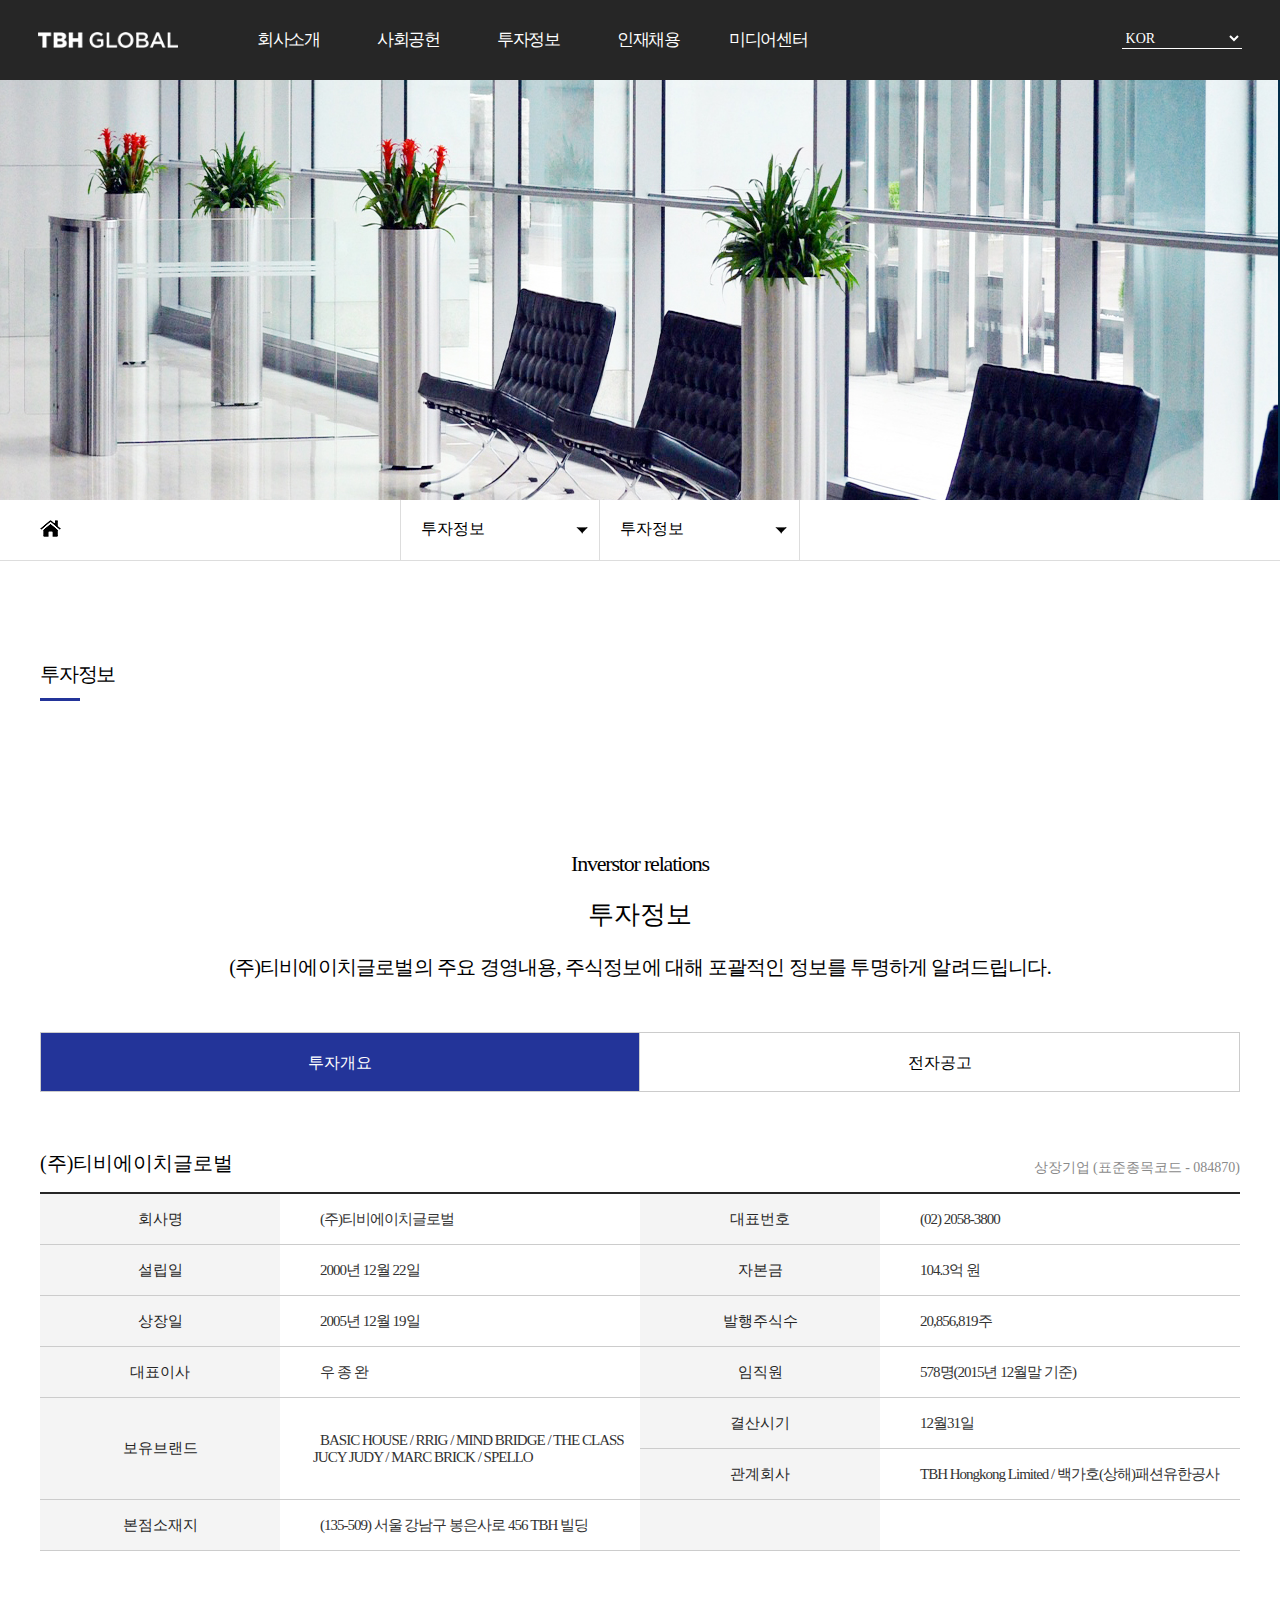
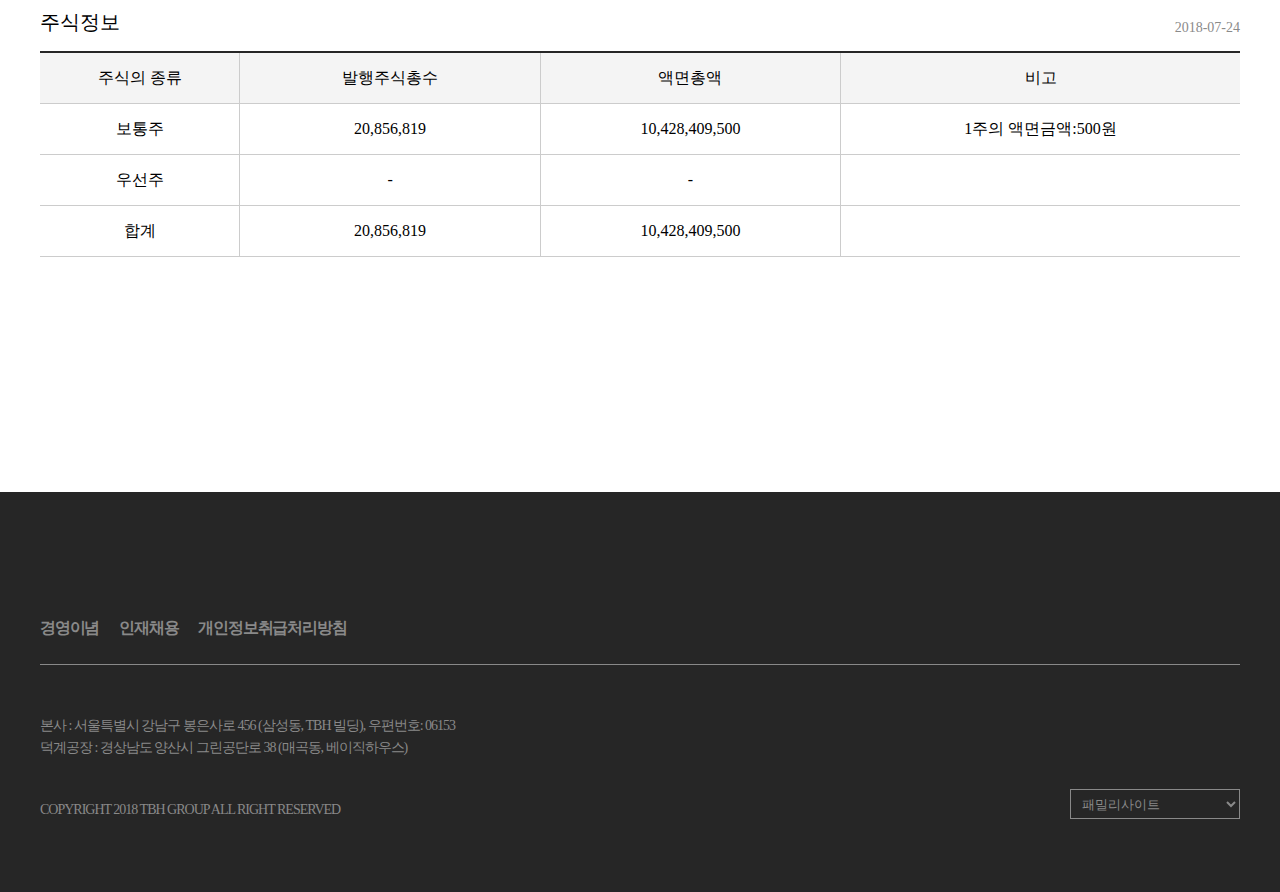
<file: basichouse/investment.html>
<!DOCTYPE html>
<html lang="ko">
<head>
	<meta charset="UTF-8">
	<title>Document</title>
	<link rel="stylesheet" href="css/style.css">
</head>
<style>
	a:hover{text-decoration: underline;}
	/*header*/
	*{font-family: 'NanumGothic';}
#content{width:100%;clear: both;}
#content .company_bg{display: block; width:100%;height: 500px;background:url('./img/company_bg.jpg');background-repeat: no-repeat;background-position: center;border:1px solid #ddd;clear: both;}

#content .nav_sub{width:100%;height:60px;border-bottom: 1px solid #ddd;position: relative;margin-top: -4px;}
#content .nav_sub label{width:200px;height:100%;border-left: 1px solid #ddd;border-right: 1px solid #ddd;display: block; background:url('./img/bottom_arrow.png');background-repeat: no-repeat;background-position:175px center;box-sizing: border-box; line-height: 58px; text-indent: 20px;}
#content .nav_sub label[for="nav_ck1"]{position:absolute;top:0;left: 400px;}
#content .nav_sub label[for="nav_ck2"]{border-left:0; position:absolute;top: 0;left: 600px;}
#content .nav_sub label a{color: black;}
#content .nav_sub input{display: none;}
#content .nav_sub a.home{width:21px;height:17px;display: block;background:url('./img/home_ico.png');background-repeat: no-repeat;background-position: center;position: absolute;top: 20px;}
#content .nav_sub .nav_list1{height:200px; background: #133990; width:200px;position: absolute;top: 60px;z-index: 200;left: 400px;}
#content .nav_sub li{width:100%; text-indent:20px;}
#content .nav_sub li a{color:white;}
#content .nav_sub .nav_list2{background: #133990; position: absolute;top: 60px;z-index: 200;left: 600px;}
#content .nav_sub ul li{clear:both; line-height:50px;}
#content .nav_sub ul li a{display: block; width:200px; height:50px;}
#content .nav_sub ul li:hover{background:#0c2e7b;}
#nav_ck1 ~ .nav_list1{display: none;}
#nav_ck1:checked ~ .nav_list1{display:block; height:auto;}
#nav_ck2 ~ .nav_list2{display: none;}
#nav_ck2:checked ~ .nav_list2{display:block; height:auto;}
	
	
	
.company_info{width:100%; height:100%;}	
.company_info .company_infoTit{font-size:20px; font-weight:500; margin-top:100px; letter-spacing: -1.2px;}
.company_info .company_infoTit:after{content: " "; display: block; width:40px; height:3px; background-color:#233499; margin:10px 0px;}
.company_info .company_centerTit{width:100%; text-align: center; font-family: "Gotham"; font-size:22px; font-weight:400; letter-spacing: -1.2px; margin-top:150px;}	
.company_info .company_midTit{width:100%; text-align: center; font-size:26px; font-weight:400; margin-top:20px;}
.company_info .company_midTit strong{color:#233499; font-weight:500;}
	
.company_info .company_centerMidTit{width:100%; text-align: center; font-size:20px; font-weight:400; letter-spacing: -0.8px; margin-top:20px; line-height:30px;}

.company_info .tabmenu input{display: none;}
.company_info .tabmenu{width:1200px; margin:0px auto;}
.company_info .tabmenu label{display: block; width:600px; height:60px; border:1px solid #ccc; float:left; box-sizing: border-box; text-align: center; line-height: 60px;}
.company_info .tabmenu{margin-top:50px;}
.company_info .tab_content1,.company_info .tab_content2{clear:both;}
.company_info label[for=tab2]{border-left:0;}	
#tab1 ~ .tab_content1{display: none;}
#tab2 ~ .tab_content2{display: none;}
#tab1:checked ~ .tab_content1{display: block;}
#tab2:checked ~ .tab_content2{display: block;}
#tab1:checked ~ label[for=tab1],#tab2:checked ~ label[for=tab2]{background:#233499; color:white;}
	
	
.company_info .tab_content1{width:1200px; height:1000px;}
.company_info .invest1{}	
.company_info .invest1 .subject{clear:both; position:relative; width:100%; height:100px;}
.company_info .invest1 .tab_Tit{font-size:20px; font-weight:500; position:absolute; bottom:15px; left:0;}	
.company_info .invest1 .tab_MidTit{font-size:14px; font-weight:500; color:#8a8a8a; position:absolute; right:0; bottom:15px;}	
.company_info .invest1 .table1{width:600px; border-spacing:  0;border-collapse:  collapse; float:left;}
.company_info .invest1 .table2{width:600px; border-spacing:  0;border-collapse:  collapse; float:right;}
.company_info .invest1 th,td{height:50px;border-bottom: 1px solid #cccccc; text-align: center;}
.company_info .invest1 .first{border-top: 2px solid #262626;}
.company_info .invest1 td:nth-child(1){width: 200px;font-size: 15px;color:#262626; font-weight:500; background:#f4f4f4;}
.company_info .invest1 td:nth-child(2){width: 300px;text-indent: 40px;text-align: left; font-size:15px;font-weight:bold;color:#333;letter-spacing: -1.0px; font-weight:400;}
.company_info .tab_content1 td.last{height:101px;}

	
.company_info .tab_content2{width:100%; height:520px;}
.company_info .invest2{}		
.company_info .invest2 .subject2{clear:both; position:relative; width:100%; height:100px;}
.company_info .invest2 .tab_Tit{font-size:20px; font-weight:500; position:absolute; bottom:15px; left:0;}
.company_info .invest2 .tab_MidTit{font-size:14px; font-weight:500; color:#8a8a8a; position:absolute; right:0; bottom:15px;}	
.company_info .invest2 .table3{width:1200px; border-spacing:  0;border-collapse:  collapse; float:right;}
.company_info .invest2 .table3 th,.table3 td{height:50px;text-align: center; border-right:1px solid #ccc; border-bottom:1px solid #ccc;}
.company_info .invest2 .table3 .first{border-top: 2px solid #262626;}
.company_info .invest2 .table3 thead td{font-weight: 500; background:#f4f4f4;}
.company_info .invest2 .table3 td:nth-child(4){border-right:0;}
.company_info .invest2 .table3 .col1{width:200px;}	
.company_info .invest2 .table3 .col2{width:300px;}	
.company_info .invest2 .table3 .col3{width:300px;}	
.company_info .invest2 .table3 .col4{width:400px;}	
.company_info .invest2 .table3 tfoot{font-weight:500;}
	
.tab_content2 .notice1{width:100%;}
.tab_content2 .notice1 .subject2{clear:both; position:relative; width:100%; height:100px;}
.tab_content2 .notice1 .tab_Tit{font-size:20px; font-weight:500; position:absolute; bottom:15px; left:0;}
.tab_content2 .notice1 .tab_MidTit{font-size:14px; font-weight:500; color:#8a8a8a; position:absolute; right:0; bottom:15px;}	
.tab_content2 .notice1 .table4{width:1200px; border-spacing:  0;border-collapse:  collapse; float:right;}
.tab_content2 .notice1 .table4 th,.table4 td{height:50px;text-align: center; border-right:1px solid #ccc; border-bottom:1px solid #ccc; font-size:15px;}
.tab_content2 .notice1 .table4 .first{border-top: 2px solid #262626;}
.tab_content2 .notice1 .table4 thead td{font-weight: 500; background:#f4f4f4;}
.tab_content2 .notice1 .table4 td > a{color:black;}
.tab_content2 .notice1 .table4 td:nth-child(6){border-right:0;}
.tab_content2 .notice1 .table4 td .download{display: block;background:url('./img/download.png');background-repeat: no-repeat;/* margin-top:20px; */margin-left: 18px;}
.tab_content2 .notice1 .table4 .col1{width:100px;}	
.tab_content2 .notice1 .table4 .col2{width:400px;}	
.tab_content2 .notice1 .table4 .col3{width:100px;}	
.tab_content2 .notice1 .table4 .col4{width:200px;}	
.tab_content2 .notice1 .table4 .col5{width:100px;}	
.tab_content2 .notice1 .table4 .col6{width:100px;}	
.tab_content2 .notice1 .table4 tfoot{font-weight:500;}
</style>
<body>
	<div class="wrap">		<header id="header">
				<div class="gnb">
					<h1><a href="index.html"><img src="./img/logo.png" alt="TBHGLOBAL"></a></h1>
					<ul class="gnb_wrap">
						<li><a href="company.html">회사소개</a>
							<ul class="sub">
								<li><a href="company.html">회사소개</a></li>
								<li><a href="philosophy.html">경영이념</a></li>
								<li><a href="notice.html">알림마당</a></li>
								<li><a href="contactus.html">오시는길</a></li>
							</ul>
						</li>
						<li><a href="csr.html">사회공헌</a>
							<ul class="sub">
								<li><a href="csr.html">사회공헌</a></li>
							</ul>
						</li>
						<li><a href="investment.html">투자정보</a>
							<ul class="sub">
								<li><a href="investment.html">투자정보</a></li>
							</ul>
						</li>
						<li><a href="recruit.html">인재채용</a>
							<ul class="sub">
								<li><a href="recruit.html">인재채용</a></li>
							</ul>
						</li>
						<li><a href="community.html">미디어센터</a>
							<ul class="sub">
								<li><a href="community.html">미디어센터</a></li>
							</ul>
						</li>
					</ul>
					<div class="language">
						<select id="lang" title="select lang">
							<option selected="selected">KOR</option>
							<option>ENG</option>
							<option>JPN</option>
							<option>CHN</option>
							<option>GER</option>
						</select>
					</div>
				</div>

		</header>
		<section id="content">
			<img src="./img/csr_bg.jpg" alt="회사사진" width="100%" height="500px" >
			<div class="nav_sub">
               	<div class="inner">
                	<a href="index.html" class="home"></a>
					<input type="radio" name="nav_ck" id="nav_ck1">
					<label for="nav_ck1"><a href="investment.html">투자정보</a></label>
					<div class="nav_list1">
						<ul>
							<li><a href="company.html">회사소개</a></li>
							<li><a href="csr.html">사회공헌</a></li>
							<li><a href="recruit.html">인재채용</a></li>
							<li><a href="community.html">미디어센터</a></li>
						</ul>
					</div>
					<input type="radio" name="nav_ck" id="nav_ck2">
					<label for="nav_ck2"><a href="csr.html">투자정보</a></label>
					<div class="nav_list2">
						<ul>
							<li><a href="csr.html">투자정보</a></li>
						</ul>
					</div>
				</div>	
			</div>
			<section class="company_info">
				<div class="inner">
					<h3 class="company_infoTit">투자정보</h3>
					<h3 class="company_centerTit">Inverstor relations</h3>
					<h4 class="company_midTit">투자정보</h4>
					<h4 class="company_centerMidTit">(주)티비에이치글로벌의 주요 경영내용, 주식정보에 대해 포괄적인 정보를 투명하게 알려드립니다.</h4>
					<div class="tabmenu">
						<input type="radio" name="rdo" id="tab1" checked>
						<input type="radio" name="rdo" id="tab2">
						<label for="tab1">투자개요</label>
						<label for="tab2">전자공고</label>
						<div class="tab_content1">
							<div class="invest1">
								<ul class="subject">
									<li class="tab_Tit">(주)티비에이치글로벌</li>
									<li class="tab_MidTit">상장기업 (표준종목코드 - 084870)</li>
								</ul>
								<table class="table1">	
									<thead>
									<tr class="first">
										<td>회사명</td>
										<td>(주)티비에이치글로벌</td>
									</tr>
									</thead>
									<tbody>
									<tr>
										<td>설립일</td>
										<td>2000년 12월 22일</td>
									</tr>
									<tr>
										<td>상장일</td>
										<td>2005년 12월 19일</td>
									</tr>
									<tr>
										<td>대표이사</td>
										<td>우 종 완</td>
									</tr>
									<tr>
										<td class="last">보유브랜드</td>
										<td class="last">BASIC HOUSE / RRIG / MIND BRIDGE / THE CLASS <br>&nbsp;&nbsp;&nbsp;&nbsp;&nbsp;&nbsp;&nbsp;&nbsp;&nbsp;&nbsp;&nbsp;&nbsp;JUCY JUDY / MARC BRICK / SPELLO</td>
									</tr>
									<tr>
										<td>본점소재지</td>
										<td>(135-509) 서울 강남구 봉은사로 456 TBH 빌딩</td>
									</tr>
									</tbody>
								</table>
								<table class="table2">	
									<thead>
									<tr class="first">
										<td>대표번호</td>
										<td>(02) 2058-3800</td>
									</tr>
									</thead>
									<tbody>
									<tr>
										<td>자본금</td>
										<td>104.3억 원</td>
									</tr>
									<tr>
										<td>발행주식수</td>
										<td>20,856,819주</td>
									</tr>
									<tr>
										<td>임직원</td>
										<td>578명(2015년 12월말 기준)</td>
									</tr>
									<tr>
										<td>결산시기</td>
										<td>12월31일</td>
									</tr>
									<tr>
										<td>관계회사</td>
										<td>TBH Hongkong Limited / 백가호(상해)패션유한공사</td>
									</tr>													
									<tr>
										<td></td>
										<td></td>
									</tr>									
									</tbody>
								</table>
							</div>
							<div class="invest2">
								<ul class="subject2">
									<li class="tab_Tit">주식정보</li>
									<li class="tab_MidTit">2018-07-24</li>
								</ul>
								<table class="table3">	
									<thead>
										<tr class="first">
											<td class="col1">주식의 종류</td>
											<td class="col2">발행주식총수</td>
											<td class="col3">액면총액</td>
											<td class="col4">비고</td>
										</tr>
									</thead>
									<tbody>
										<tr>
											<td>보통주</td>
											<td>20,856,819</td>
											<td>10,428,409,500</td>
											<td>1주의 액면금액:500원</td>
										</tr>
										<tr>
											<td>우선주</td>
											<td>-</td>
											<td>-</td>
											<td></td>
										</tr>									
									</tbody>
									<tfoot>
										<tr>
											<td>합계</td>
											<td>20,856,819</td>
											<td>10,428,409,500</td>
											<td></td>
										</tr>
									</tfoot>
								</table>
							</div>
						</div>
						<div class="tab_content2">
							<div class="notice1">
								<ul class="subject2">
									<li class="tab_Tit">전자공고</li>
									<li class="tab_MidTit">2018-07-24</li>
								</ul>
								<table class="table4">	
									<thead>
										<tr class="first">
											<td class="col1">NO</td>
											<td class="col2">공고제목</td>
											<td class="col3">공고 등록일</td>
											<td class="col4">공고기간</td>
											<td class="col5">비고<br>(최근변경일)</td>
											<td class="col6">첨부파일</td>
										</tr>
									</thead>
									<tbody>
										<tr>
											<td>1</td>
											<td>
												<a href="#">외부감사인 선임 공고</a>
											</td>
											<td>2018-07-21</td>
											<td>18.04.20 ~ 20.02.28	</td>
											<td>18.09.01</td>
											<td>
												<a href="http://tbhglobal.co.kr/IMG/Disclosure.pdf" class="download" download target="_blank">다운로드</a>
											</td>
										</tr>
										<tr>
											<td>2</td>
											<td>
												<a href="#">18상반기결산_대차대조표공고</a>
											</td>
											<td>2018-04-20</td>
											<td>18.06.20 ~ 21.04.30	</td>
											<td>18.07.21</td>
											<td>
												<a href="http://tbhglobal.co.kr/IMG/Disclosure.pdf" class="download" download target="_blank">다운로드</a>
											</td>
										</tr>
										<tr>
											<td>3</td>
											<td>
												<a href="#">17하반기_대차대조표공고2</a>
											</td>
											<td>2017-09-24</td>
											<td>17.09.24 ~ 18.05.31</td>
											<td>18.02.24</td>
											<td>
												<a href="http://tbhglobal.co.kr/IMG/Disclosure.pdf" class="download" download target="_blank">다운로드</a>
											</td>
										</tr>
										<tr>
											<td>4</td>
											<td>
												<a href="#">17하반기_대차대조표공고</a>
											</td>
											<td>2017-09-01</td>
											<td>17.09.22 ~ 17.12.21</td>
											<td>17.09.22</td>
											<td>
												<a href="http://tbhglobal.co.kr/IMG/Disclosure.pdf" class="download" download target="_blank">다운로드</a>
											</td>
										</tr>
										<tr>
											<td>5</td>
											<td>
												<a href="#">16상반기_대차대조표공고</a>
											</td>
											<td>2016-06-01</td>
											<td>16.06.01 ~ 18.03.13	</td>
											<td>17.06.22</td>
											<td>
												<a href="http://tbhglobal.co.kr/IMG/Disclosure.pdf" class="download" download target="_blank">다운로드</a>
											</td>
										</tr>
									</tbody>
								</table>
							</div>	
						</div>
					</div>
				</div>																				
		</section>
		</section>
		<footer id="ft">
			<div class="inner">
				<ul class="ft_info">
					<li><a href="#">경영이념</a></li>
					<li><a href="#">인재채용</a></li>
					<li><a href="#">개인정보취급처리방침</a></li>
				</ul>
				<ul class="adress">
					<li>본사 : 서울특별시 강남구 봉은사로 456 (삼성동, TBH 빌딩), 우편번호: 06153</li>
					<li>덕계공장 : 경상남도 양산시 그린공단로 38 (매곡동, 베이직하우스)</li>
					<li>COPYRIGHT 2018 TBH GROUP ALL RIGHT RESERVED</li>
				</ul>
				<div class="ft_right">
					<div class="select">
						<select name="sitemap">
						  <option value="FamilySite" selected="selected">패밀리사이트</option>
						  <option value="BASICHOUSE">Basic House</option>
						  <option value="RRIG">RRIG</option>
						  <option value="MIND BRIDGE">MIND BRIDGE</option>
						  <option value="THE CLASS">THE CLASS</option>
						  <option value="JUCY JUDY">JUCY JUDY</option>
						  <option value="MARCBRICK">MARCBRICK</option>
						  <option value="SPELLO">SPELLO</option>
						</select>
					</div>
				</div>
			</div>
		</footer>
	</div>
</body>
<script src="http://code.jquery.com/jquery-1.12.4.min.js"></script>
<script>
		$(".gnb li").hover(function(){
			$(".sub", this).stop().slideToggle();
		});

</script>
</html>
</file>
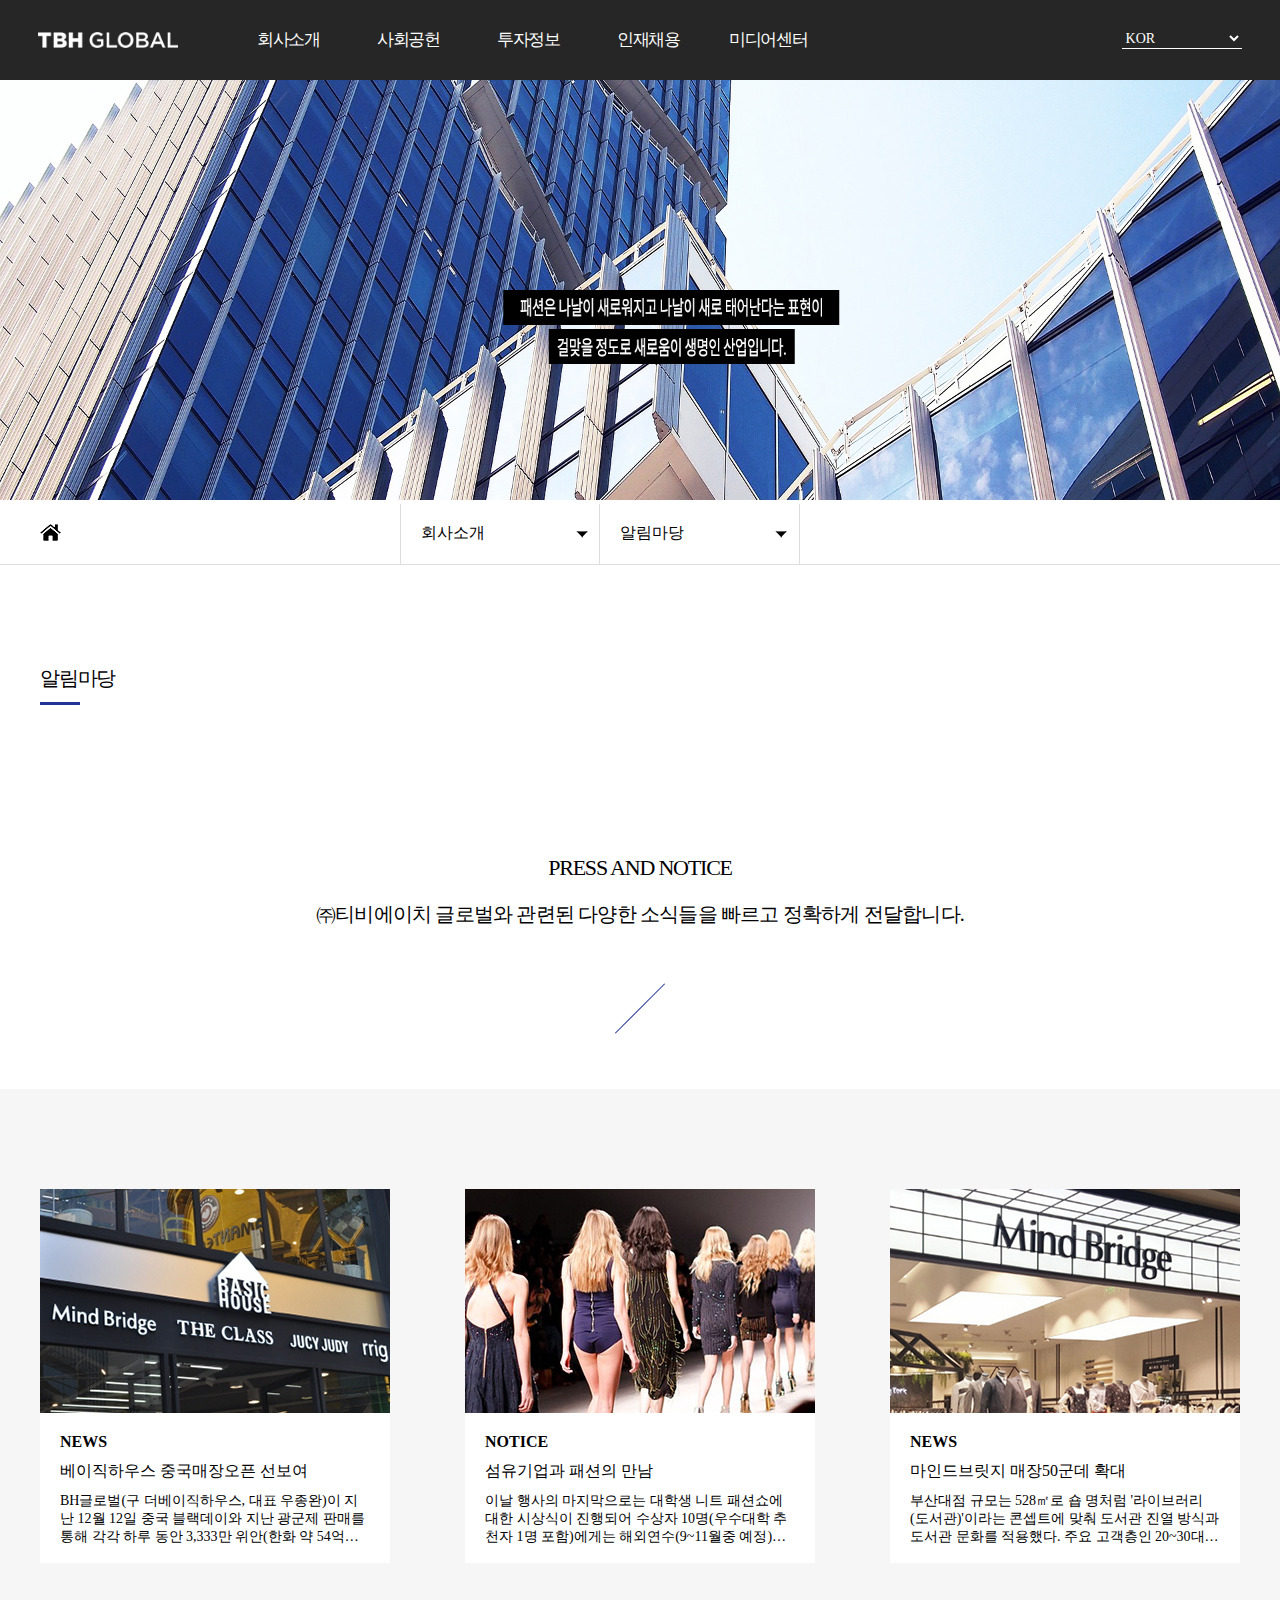
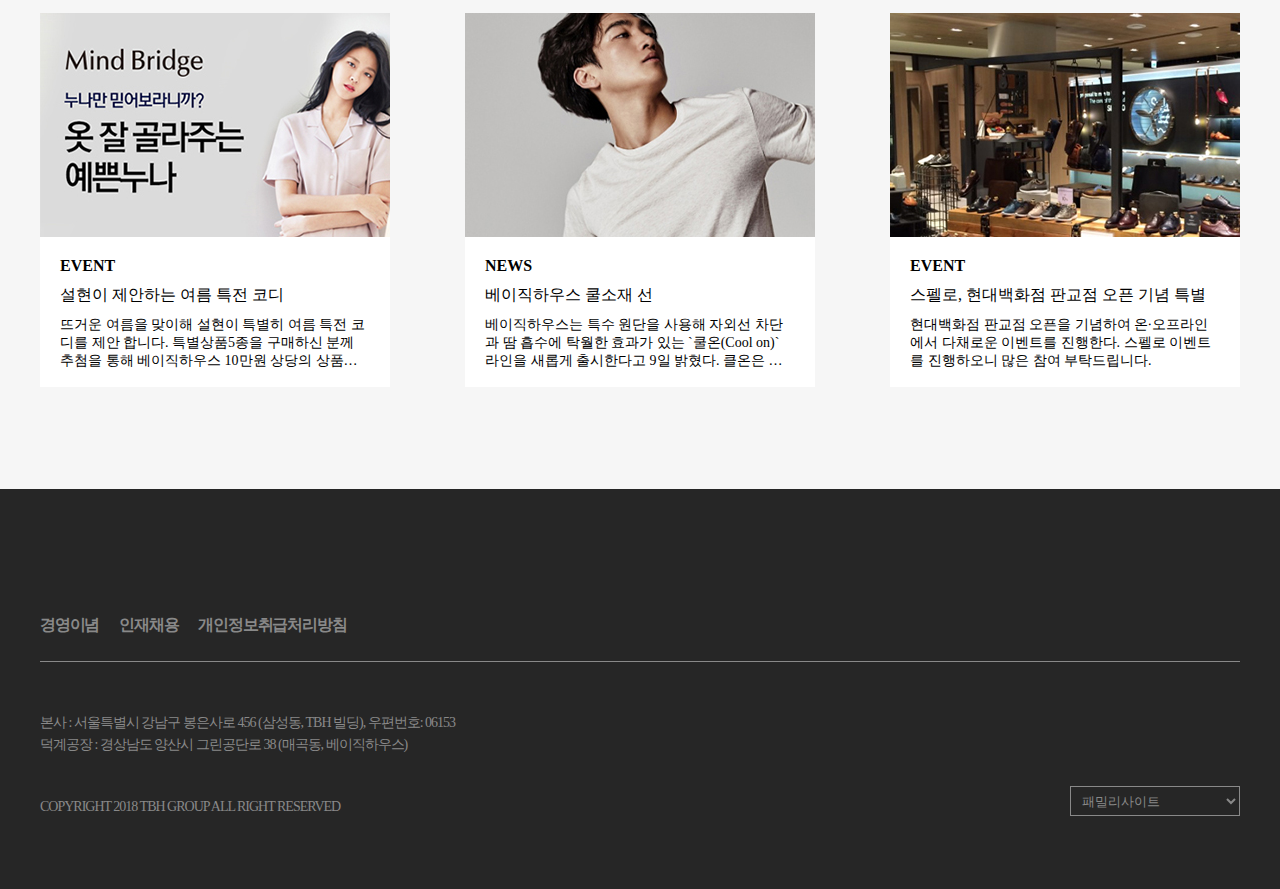
<file: basichouse/notice.html>
<!DOCTYPE html>
<html lang="ko">
<head>
	<meta charset="UTF-8">
	<title>Document</title>
	<link rel="stylesheet" href="css/style.css">
</head>
<style>
	*{font-family: 'NanumGothic';}
#content{width:100%;clear: both;}
#content .company_bg{display: block; width:100%;height: 500px;background:url('./img/company_bg.jpg');background-repeat: no-repeat;background-position: center;border:1px solid #ddd;clear: both;}

#content .nav_sub{width:100%;height:60px;border-bottom: 1px solid #ddd; position: relative;}
#content .nav_sub label{width:200px;height:100%;border-left: 1px solid #ddd;border-right: 1px solid #ddd;display: block; background:url('./img/bottom_arrow.png');background-repeat: no-repeat;background-position:175px center;box-sizing: border-box; line-height: 58px; text-indent: 20px;}
#content .nav_sub label[for="nav_ck1"]{position:absolute;top:0;left: 400px;}
#content .nav_sub label[for="nav_ck2"]{border-left:0; position:absolute;top: 0;left: 600px;}
#content .nav_sub label a{color: black;}
#content .nav_sub input{display: none;}
#content .nav_sub a.home{width:21px;height:17px;display: block;background:url('./img/home_ico.png');background-repeat: no-repeat;background-position: center;position: absolute;top: 20px;}
#content .nav_sub .nav_list1{height:200px; background: #133990; width:200px;position: absolute;top: 60px;z-index: 200;left: 400px;}
#content .nav_sub li{width:100%; text-indent:20px;}
#content .nav_sub li a{color:white;}
#content .nav_sub .nav_list2{background: #133990; position: absolute;top: 60px;z-index: 200;left: 600px;}
#content .nav_sub ul li{clear:both; line-height:50px;}
#content .nav_sub ul li a{display: block; width:200px; height:50px;}
#content .nav_sub ul li:hover{background:#0c2e7b;}
#nav_ck1 ~ .nav_list1{display: none;}
#nav_ck1:checked ~ .nav_list1{display:block; height:auto;}
#nav_ck2 ~ .nav_list2{display: none;}
#nav_ck2:checked ~ .nav_list2{display:block; height:auto;}
	
	
	
.company_info{width:100%; height:100%;}	
.company_info .company_infoTit{font-size:20px; font-weight:500; margin-top:100px; letter-spacing: -1.2px;}
.company_info .company_infoTit:after{content: " "; display: block; width:40px; height:3px; background-color:#233499; margin:10px 0px;}
.company_info .company_centerTit{width:100%; text-align: center; font-family: "Gotham"; font-size:22px; font-weight:400; letter-spacing: -1.2px; margin-top:150px;}	
.company_info .company_centerMidTit{width:100%; text-align: center; font-size:20px; font-weight:400; letter-spacing: -0.8px; margin-top:20px;}
.company_info .company_centerMidTit:after{content: " "; display: block; width:70px; height:1px; background-color:#233499; margin:80px auto; transform: rotate(-45deg);}
	
	
.company_info .notice_wrap{width:100%; height:auto; background:#f6f6f6; overflow: hidden;}
.company_info .notice_box{width:1200px; height:800px; margin:100px auto;}
.company_info .notice_box li{width:350px; float:left; margin-right:75px; position:relative;}
.company_info .notice_box li:hover:after{width:350px; content: ""; display: block; border-bottom:5px solid blue; box-sizing: border-box; position:absolute; top:0; bottom:0;}
.company_info .notice_box li:nth-child(3n){margin-right:0; width:350px; float:left;} 
.company_info .notice_box li:nth-child(4),.company_info .notice_box li:nth-child(5),.company_info .notice_box li:nth-child(6){margin-top:50px;} 
	
.company_info .notice_box li img{display: block; }
.company_info .notice_box li .notice_info{clear:both; background:white; height:110px; padding:20px 20px;}
.company_info .notice_box li .notice_midTit{font-size:16px; font-weight: 500; margin-top:10px;}
.company_info .notice_box li .notice_content{height:52px; font-size:14px; font-weight: 400; margin-top:10px; line-height:18px; text-align:left; word-wrap:break-word; overflow: hidden; text-overflow: ellipsis; line-clamp:3; box-orient:vertical; display:-webkit-box; -webkit-line-clamp:3;
-webkit-box-orient:vertical; display:-o-box; -o-line-clamp:3; white-space:normal;}

</style>
<body>
	<div class="wrap">
		<header id="header">
				<div class="gnb">
					<h1><a href="index.html"><img src="./img/logo.png" alt="TBHGLOBAL"></a></h1>
					<ul class="gnb_wrap">
						<li><a href="company.html">회사소개</a>
							<ul class="sub">
								<li><a href="company.html">회사소개</a></li>
								<li><a href="philosophy.html">경영이념</a></li>
								<li><a href="notice.html">알림마당</a></li>
								<li><a href="contactus.html">오시는길</a></li>
							</ul>
						</li>
						<li><a href="csr.html">사회공헌</a>
							<ul class="sub">
								<li><a href="csr.html">사회공헌</a></li>
							</ul>
						</li>
						<li><a href="investment.html">투자정보</a>
							<ul class="sub">
								<li><a href="investment.html">투자정보</a></li>
							</ul>
						</li>
						<li><a href="recruit.html">인재채용</a>
							<ul class="sub">
								<li><a href="recruit.html">인재채용</a></li>
							</ul>
						</li>
						<li><a href="community.html">미디어센터</a>
							<ul class="sub">
								<li><a href="community.html">미디어센터</a></li>
							</ul>
						</li>
					</ul>
					<div class="language">
						<select id="lang" title="select lang">
							<option selected="selected">KOR</option>
							<option>ENG</option>
							<option>JPN</option>
							<option>CHN</option>
							<option>GER</option>
						</select>
					</div>
				</div>

		</header>
		<section id="content">
			<img src="./img/company_bg.jpg" alt="회사사진" width="100%" height="500px">
			<div class="nav_sub">
               	<div class="inner">
                	<a href="index.html" class="home"></a>
					<input type="radio" name="nav_ck" id="nav_ck1">
					<label for="nav_ck1"><a href="company.html">회사소개</a></label>
					<div class="nav_list1">
						<ul>
							<li><a href="csr.html">사회공헌</a></li>
							<li><a href="investment.html">투자정보</a></li>
							<li><a href="recruit.html">인재채용</a></li>
							<li><a href="community.html">미디어센터</a></li>
						</ul>
					</div>
					<input type="radio" name="nav_ck" id="nav_ck2">
					<label for="nav_ck2"><a href="notice.html">알림마당</a></label>
					<div class="nav_list2">
						<ul>
							<li><a href="company.html">회사소개</a></li>
							<li><a href="philosophy.html">경영이념</a></li>
							<li><a href="contactus.html">오시는길</a></li>
						</ul>
					</div>
				</div>	
			</div>
			<section class="company_info">
				<div class="inner">
					<h3 class="company_infoTit">알림마당</h3>
					<h3 class="company_centerTit">PRESS AND NOTICE</h3>
					<h4 class="company_centerMidTit">㈜티비에이치 글로벌와 관련된 다양한 소식들을 빠르고 정확하게 전달합니다.</h4>
				</div>	
				<div class="notice_wrap">
						<ul class="notice_box">
							<li>
								<img src="./img/sub_notice1.jpg" alt="">
								<div class="notice_info">
									<h4 class="notice_Tit">NEWS</h4>
									<h3 class="notice_midTit">베이직하우스 중국매장오픈 선보여</h3>	
									<p class="notice_content">BH글로벌(구 더베이직하우스, 대표 우종완)이 지난 12월 12일 중국 블랙데이와 지난 광군제 판매를 통해 각각 하루 동안 3,333만 위안(한화 약 54억원), 1억500만 위안(한화 약 180억원)의 매출을 올렸다고 밝혔다.</p>	
								</div>
							</li>
							<li>
								<img src="./img/sub_notice2.jpg" alt="">
								<div class="notice_info">
									<h4 class="notice_Tit">NOTICE</h4>
									<h3 class="notice_midTit">섬유기업과 패션의 만남</h3>	
									<p class="notice_content">이날 행사의 마지막으로는 대학생 니트 패션쇼에 대한 시상식이 진행되어 수상자 10명(우수대학 추천자 1명 포함)에게는 해외연수(9~11월중 예정)와 경기도 및 진흥원에서 주최/주관하는 각종 국내외 패션쇼에 런웨이 기회 제공(인증서 발급), 창작스튜디오 입주시 추천 및 가점 부여 등의 혜택이 주어진다.</p>	
								</div>
							</li>
							<li>
								<img src="./img/sub_notice3.jpg" alt="">
								<div class="notice_info">
									<h4 class="notice_Tit">NEWS</h4>
									<h3 class="notice_midTit">마인드브릿지 매장50군데 확대</h3>	
									<p class="notice_content">부산대점 규모는 528㎡로 숍 명처럼 '라이브러리(도서관)'이라는 콘셉트에 맞춰 도서관 진열 방식과 도서관 문화를 적용했다. 주요 고객층인 20~30대 취향과 관심사, 더베이직하우스가 지향하는 인문학 문화를 고스란히 반영했다. 패션 의류는 철제 진열 방식을 택해 소비자들이 자유롭게 쇼핑할 수 있는 동선으로 짰다. 스타일마다 마네킨을 세워 브랜드 카테고리 구별이 가능하도록 구성했다. </p>	
								</div>
							</li>
							<li>
								<img src="./img/sub_notice4.jpg" alt="">
								<div class="notice_info">
									<h4 class="notice_Tit">EVENT</h4>
									<h3 class="notice_midTit">설현이 제안하는 여름 특전 코디</h3>	
									<p class="notice_content">뜨거운 여름을 맞이해 설현이 특별히 여름 특전 코디를 제안
합니다.  특별상품5종을 구매하신 분께 추첨을 통해 베이직하우스 10만원 상당의 상품권을 드릴예정이오니</p>	
								</div>
							</li>
							<li>
								<img src="./img/sub_notice5.jpg" alt="">
								<div class="notice_info">
									<h4 class="notice_Tit">NEWS</h4>
									<h3 class="notice_midTit">베이직하우스 쿨소재 선</h3>	
									<p class="notice_content">베이직하우스는 특수 원단을 사용해 자외선 차단과 땀 흡수에 탁월한 효과가 있는 `쿨온(Cool on)` 라인을 새롭게 출시한다고 9일 밝혔다. 클온은 베이직하우스의 여름철 전략 상품으로 원단 표면에 냉감 코팅 처리를 적용했다. 이를 통해 체내에서 발생하는 열은 밖으로 배출시키고 땀과 같은 습기는 빠르게 건조되도록 했다. 한편 베이직하우스는 쿨론 소재를 사용한 쿨온 제품에 한해 이벤트를 진행하고 있다. 한 장에 9900원 짜리 티셔츠를 2장 패키지로 구입할 경우 1만4900원에 살 수 있다. </p>	
								</div>
							</li>
							<li>
								<img src="./img/sub_notice6.jpg" alt="">
								<div class="notice_info">
									<h4 class="notice_Tit">EVENT</h4>
									<h3 class="notice_midTit">스펠로, 현대백화점 판교점 오픈 기념 특별</h3>	
									<p class="notice_content">현대백화점 판교점 오픈을 기념하여 온∙오프라인에서
다채로운 이벤트를 진행한다.  스펠로 이벤트를 진행하오니 많은 참여 부탁드립니다.</p>	
								</div>
							</li>
						</ul>
				</div>
			</section>
			
			
			
			
			
		</section>
		<footer id="ft">
			<div class="inner">
				<ul class="ft_info">
					<li><a href="#">경영이념</a></li>
					<li><a href="#">인재채용</a></li>
					<li><a href="#">개인정보취급처리방침</a></li>
				</ul>
				<ul class="adress">
					<li>본사 : 서울특별시 강남구 봉은사로 456 (삼성동, TBH 빌딩), 우편번호: 06153</li>
					<li>덕계공장 : 경상남도 양산시 그린공단로 38 (매곡동, 베이직하우스)</li>
					<li>COPYRIGHT 2018 TBH GROUP ALL RIGHT RESERVED</li>
				</ul>
				<div class="ft_right">
					<div class="select">
						<select name="sitemap">
						  <option value="FamilySite" selected="selected">패밀리사이트</option>
						  <option value="BASICHOUSE">Basic House</option>
						  <option value="RRIG">RRIG</option>
						  <option value="MIND BRIDGE">MIND BRIDGE</option>
						  <option value="THE CLASS">THE CLASS</option>
						  <option value="JUCY JUDY">JUCY JUDY</option>
						  <option value="MARCBRICK">MARCBRICK</option>
						  <option value="SPELLO">SPELLO</option>
						</select>
					</div>
				</div>
			</div>
		</footer>
	</div>
</body>
<script src="http://code.jquery.com/jquery-1.12.4.min.js"></script>
<script>
		$(".gnb li").hover(function(){
			$(".sub", this).stop().slideToggle();
		});

</script>
</html>
</file>
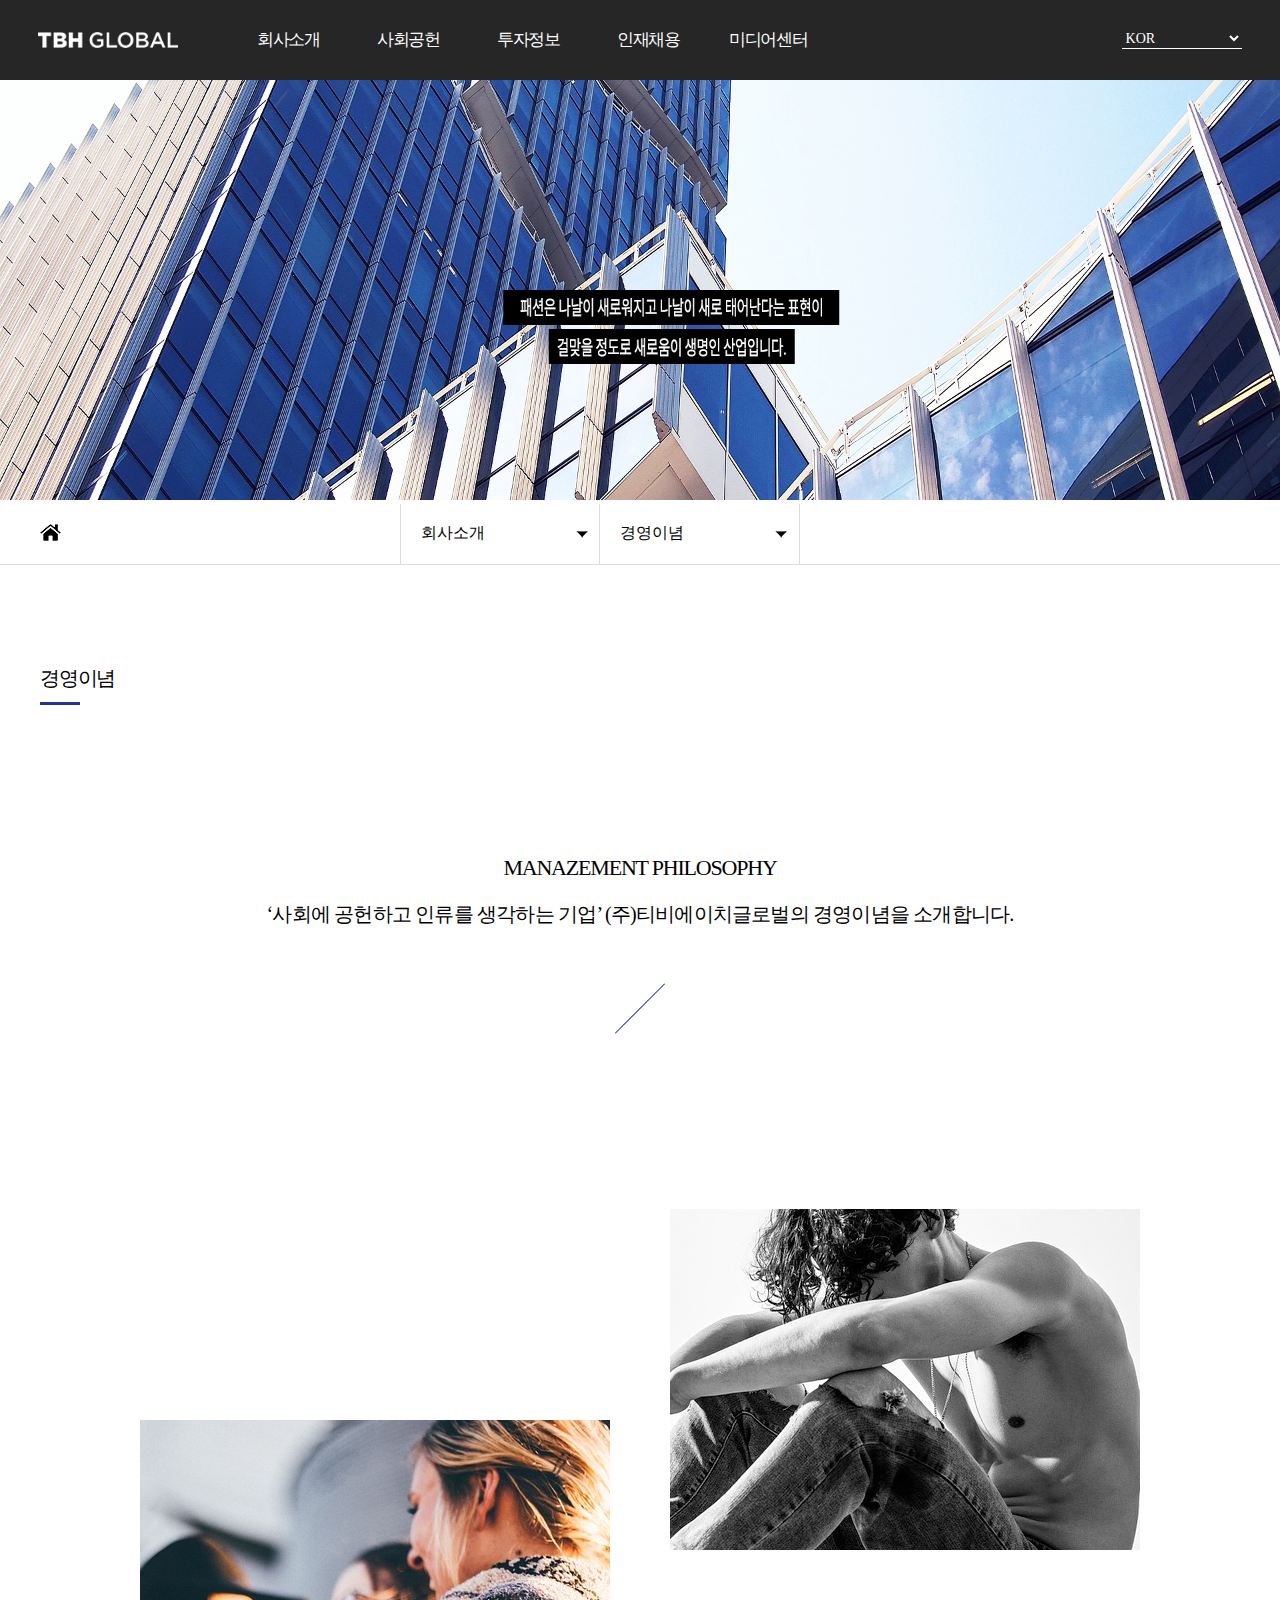
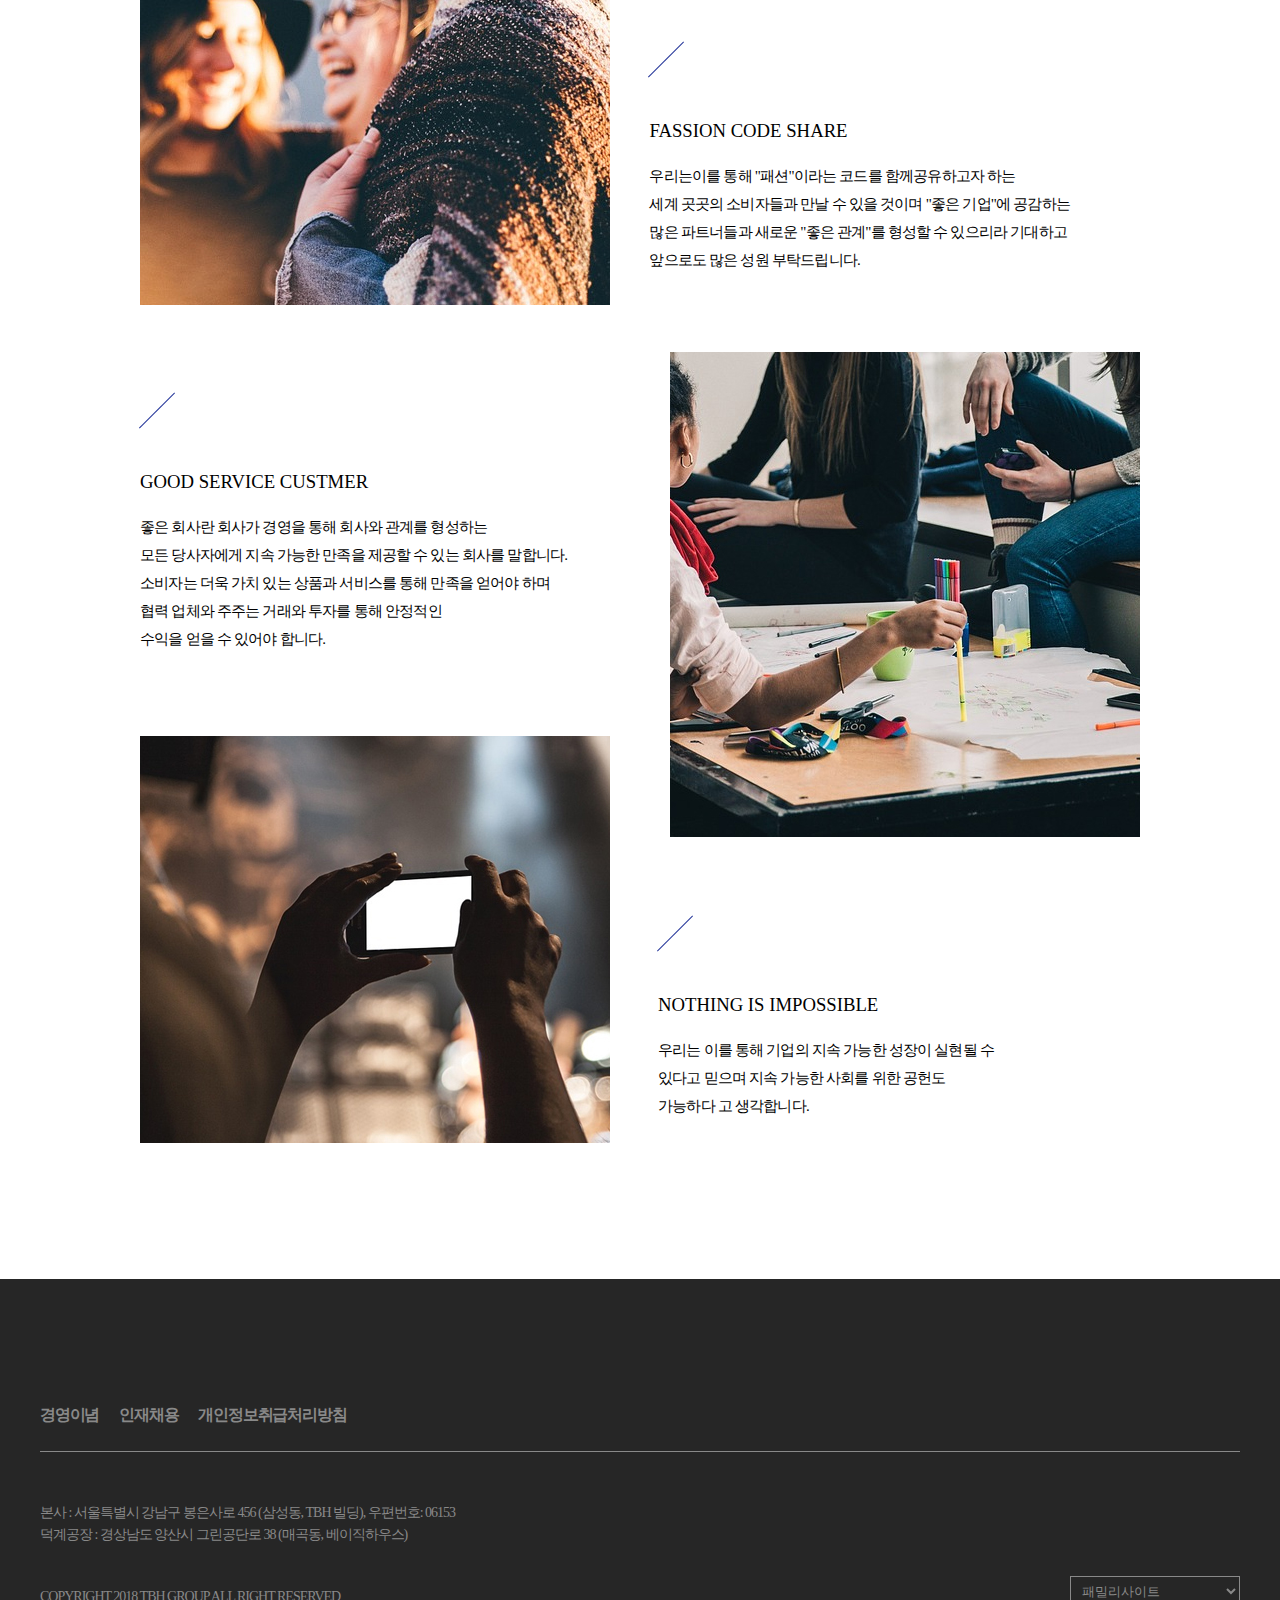
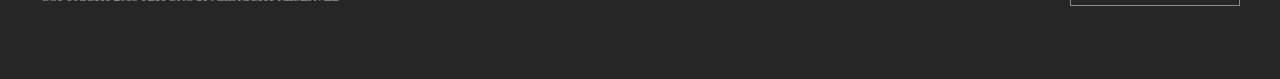
<file: basichouse/philosophy.html>
<!DOCTYPE html>
<html lang="ko">
<head>
	<meta charset="UTF-8">
	<title>Document</title>
	<link rel="stylesheet" href="css/style.css">
</head>
<style>
	/*header*/
	*{font-family: 'NanumGothic';}
#content{width:100%;clear: both;}
#content .company_bg{display: block; width:100%;height: 500px;background:url('./img/company_bg.jpg');background-repeat: no-repeat;background-position: center;border:1px solid #ddd;clear: both;}

#content .nav_sub{width:100%;height:60px;border-bottom: 1px solid #ddd; position: relative;}
#content .nav_sub label{width:200px;height:100%;border-left: 1px solid #ddd;border-right: 1px solid #ddd;display: block; background:url('./img/bottom_arrow.png');background-repeat: no-repeat;background-position:175px center;box-sizing: border-box; line-height: 58px; text-indent: 20px;}
#content .nav_sub label[for="nav_ck1"]{position:absolute;top:0;left: 400px;}
#content .nav_sub label[for="nav_ck2"]{border-left:0; position:absolute;top: 0;left: 600px;}
#content .nav_sub label a{color: black;}
#content .nav_sub input{display: none;}
#content .nav_sub a.home{width:21px;height:17px;display: block;background:url('./img/home_ico.png');background-repeat: no-repeat;background-position: center;position: absolute;top: 20px;}
#content .nav_sub .nav_list1{height:200px; background: #133990; width:200px;position: absolute;top: 60px;z-index: 200;left: 400px;}
#content .nav_sub li{width:100%; text-indent:20px;}
#content .nav_sub li a{color:white;}
#content .nav_sub .nav_list2{background: #133990; position: absolute;top: 60px;z-index: 200;left: 600px;}
#content .nav_sub ul li{clear:both; line-height:50px;}
#content .nav_sub ul li a{display: block; width:200px; height:50px;}
#content .nav_sub ul li:hover{background:#0c2e7b;}
#nav_ck1 ~ .nav_list1{display: none;}
#nav_ck1:checked ~ .nav_list1{display:block; height:auto;}
#nav_ck2 ~ .nav_list2{display: none;}
#nav_ck2:checked ~ .nav_list2{display:block; height:auto;}
	
	
	
.company_info{width:100%; height:100%;}	
.company_info .company_infoTit{font-size:20px; font-weight:500; margin-top:100px; letter-spacing: -1.2px;}
.company_info .company_infoTit:after{content: " "; display: block; width:40px; height:3px; background-color:#233499; margin:10px 0px;}
.company_info .company_centerTit{width:100%; text-align: center; font-family: "Gotham"; font-size:22px; font-weight:400; letter-spacing: -1.2px; margin-top:150px;}	
.company_info .company_centerMidTit{width:100%; text-align: center; font-size:20px; font-weight:400; letter-spacing: -0.8px; margin-top:20px;}
.company_info .company_centerMidTit:after{content: " "; display: block; width:70px; height:1px; background-color:#233499; margin:80px auto; transform: rotate(-45deg);}
	
	
.company_info .company_ceoinfo{width:880px; height:400px; position:relative; margin:100px auto;}
.company_info .company_ceoinfo li{float:left;}	
.company_info .company_ceoinfo li:nth-child(1){position:absolute;width:300px;height:300px;background-color:#dddddd;top: 70px;left: 0; z-index: 1;}
.company_info .company_ceoinfo li:nth-child(2){position:absolute; width:300px; height:300px; background-color:#e1e9f1; top:30px; left:30px; z-index: 2;}
.company_info .company_ceoinfo li:nth-child(3){position:absolute;width:253px;height:353px;background:url('./img/ceo.png');top: -22px;left: 51px;z-index: 3;}
.company_info .company_ceoinfo li:nth-child(4){float:right; margin-right:80px;}
.company_info .company_ceoinfo li dl{}	
.company_info .company_ceoinfo li dl.ceo_info{margin-top:80px;}	
.company_info .company_ceoinfo li dl.ceo_info dt{font-size:20px; font-weight: 500;}
.company_info .company_ceoinfo li dl.ceo_info dd{font-size:14px; font-weight: 400; line-height:32px; margin-top:10px;}
.company_info .company_ceoinfo li dl.ceo_info dd:nth-of-type(1){font-size:17px; margin-top:20px;}
	
.company_info .company_ceoinfo li dl.ceo_sign{width:220px; float:right; margin-top:20px;}	
.company_info .company_ceoinfo li dl.ceo_sign dd{font-size:16px; font-weight:500; float:left; }
.company_info .company_ceoinfo li dl.ceo_sign dd:nth-of-type(1){margin-top:15px;}
.company_info .company_ceoinfo li dl.ceo_sign dd:nth-of-type(2){float:right;}
	
.company_info .philosophy_box{width:1000px;height: 1670px; margin:0px auto;position:relative; margin-top:200px;}
.company_info .philosophy_box img{position:absolute; display: block;}
.company_info .philosophy_box .img1{top: 211px;left:0;}
.company_info .philosophy_box .img2{top: 743px;right:0px;}
.company_info .philosophy_box .img3{top:0px; right:0px;}
.company_info .philosophy_box .img4{top: 1127px;left:0;}
.company_info .philosophy_box .box1,.box2,.box3{position:absolute;}	
.company_info .philosophy_box .box1{top: 801px;}
.company_info .philosophy_box .box2{top: 450px;right: 70px;}
.company_info .philosophy_box .box3{bottom: 159px;right: 146px;}
.company_info .philosophy_box .box_Tit{font-family:'Gotham'; font-weight:400;}	
.company_info .philosophy_box .box_Tit:before{content: " "; display: block; width:50px; height:1px; background-color:#233499; margin-bottom:60px; transform: rotate(-45deg); margin-left:-8px;}
.company_info .philosophy_box .box_MidTit{font-size:15px; font-weight:400; line-height: 28px; margin-top:20px; letter-spacing: -0.8px;}	
	

</style>
<body>
	<div class="wrap">
		<header id="header">
				<div class="gnb">
					<h1><a href="index.html"><img src="./img/logo.png" alt="TBHGLOBAL"></a></h1>
					<ul class="gnb_wrap">
						<li><a href="company.html">회사소개</a>
							<ul class="sub">
								<li><a href="company.html">회사소개</a></li>
								<li><a href="philosophy.html">경영이념</a></li>
								<li><a href="notice.html">알림마당</a></li>
								<li><a href="contactus.html">오시는길</a></li>
							</ul>
						</li>
						<li><a href="csr.html">사회공헌</a>
							<ul class="sub">
								<li><a href="csr.html">사회공헌</a></li>
							</ul>
						</li>
						<li><a href="investment.html">투자정보</a>
							<ul class="sub">
								<li><a href="investment.html">투자정보</a></li>
							</ul>
						</li>
						<li><a href="recruit.html">인재채용</a>
							<ul class="sub">
								<li><a href="recruit.html">인재채용</a></li>
							</ul>
						</li>
						<li><a href="community.html">미디어센터</a>
							<ul class="sub">
								<li><a href="community.html">미디어센터</a></li>
							</ul>
						</li>
					</ul>
					<div class="language">
						<select id="lang" title="select lang">
							<option selected="selected">KOR</option>
							<option>ENG</option>
							<option>JPN</option>
							<option>CHN</option>
							<option>GER</option>
						</select>
					</div>
				</div>

		</header>
		<section id="content">
			<img src="./img/company_bg.jpg" alt="회사사진" width="100%" height="500px">
			<div class="nav_sub">
               	<div class="inner">
                	<a href="index.html" class="home"></a>
					<input type="radio" name="nav_ck" id="nav_ck1">
					<label for="nav_ck1"><a href="company.html">회사소개</a></label>
					<div class="nav_list1">
						<ul>
							<li><a href="csr.html">사회공헌</a></li>
							<li><a href="investment.html">투자정보</a></li>
							<li><a href="recruit.html">인재채용</a></li>
							<li><a href="community.html">미디어센</a></li>
						</ul>
					</div>
					<input type="radio" name="nav_ck" id="nav_ck2">
					<label for="nav_ck2"><a href="philosophy.html">경영이념</a></label>
					<div class="nav_list2">
						<ul>
							<li><a href="company.html">회사소개</a></li>
							<li><a href="notice.html">알림마당</a></li>
							<li><a href="contactus.html">오시는길</a></li>
						</ul>
					</div>
				</div>	
			</div>
			<section class="company_info">
				<div class="inner">
					<h3 class="company_infoTit">경영이념</h3>
					<h3 class="company_centerTit">MANAZEMENT PHILOSOPHY</h3>
					<h4 class="company_centerMidTit">‘사회에 공헌하고 인류를 생각하는 기업’ (주)티비에이치글로벌의 경영이념을 소개합니다.</h4>
					<div class="philosophy_box">
						<img src="./img/philosophy2.jpg" alt="" class="img1">
						<div class="box1">
							<h3 class="box_Tit">GOOD SERVICE CUSTMER</h3>
							<p class="box_MidTit">좋은 회사란 회사가 경영을 통해 회사와 관계를 형성하는<br>
							모든 당사자에게 지속 가능한 만족을 제공할 수 있는 회사를 말합니다.<br>
							소비자는 더욱 가치 있는 상품과 서비스를 통해 만족을 얻어야 하며<br>
							협력 업체와 주주는 거래와 투자를 통해 안정적인<br>
							수익을 얻을 수 있어야 합니다.</p>
							
						</div>
						<img src="./img/philosophy3.jpg" alt="" class="img2">
						<img src="./img/philosophy1.jpg" alt="" class="img3">
						<div class="box2">
							<h3 class="box_Tit">FASSION CODE SHARE</h3>
							<p class="box_MidTit">우리는이를 통해 "패션"이라는 코드를 함께공유하고자 하는<br>
							세계 곳곳의 소비자들과 만날 수 있을 것이며 "좋은 기업"에 공감하는<br>
							많은 파트너들과 새로운 "좋은 관계"를 형성할 수 있으리라 기대하고<br>
							앞으로도 많은 성원 부탁드립니다.</p>
						</div>
						<img src="./img/philosophy4.jpg" alt="" class="img4">
						<div class="box3">
							<h3 class="box_Tit">NOTHING IS IMPOSSIBLE</h3>
							<p class="box_MidTit">우리는 이를 통해 기업의 지속 가능한 성장이 실현될 수<br>
							있다고 믿으며 지속 가능한 사회를 위한 공헌도<br>
							가능하다 고 생각합니다.</p>
						</div>
					</div>
				</div>
			</section>
			
			
			
			
			
		</section>
		<footer id="ft">
			<div class="inner">
				<ul class="ft_info">
					<li><a href="#">경영이념</a></li>
					<li><a href="#">인재채용</a></li>
					<li><a href="#">개인정보취급처리방침</a></li>
				</ul>
				<ul class="adress">
					<li>본사 : 서울특별시 강남구 봉은사로 456 (삼성동, TBH 빌딩), 우편번호: 06153</li>
					<li>덕계공장 : 경상남도 양산시 그린공단로 38 (매곡동, 베이직하우스)</li>
					<li>COPYRIGHT 2018 TBH GROUP ALL RIGHT RESERVED</li>
				</ul>
				<div class="ft_right">
					<div class="select">
						<select name="sitemap">
						  <option value="FamilySite" selected="selected">패밀리사이트</option>
						  <option value="BASICHOUSE">Basic House</option>
						  <option value="RRIG">RRIG</option>
						  <option value="MIND BRIDGE">MIND BRIDGE</option>
						  <option value="THE CLASS">THE CLASS</option>
						  <option value="JUCY JUDY">JUCY JUDY</option>
						  <option value="MARCBRICK">MARCBRICK</option>
						  <option value="SPELLO">SPELLO</option>
						</select>
					</div>
				</div>
			</div>
		</footer>
	</div>
</body>
<script src="http://code.jquery.com/jquery-1.12.4.min.js"></script>
<script>
		$(".gnb li").hover(function(){
			$(".sub", this).stop().slideToggle();
		});

</script>
</html>
</file>
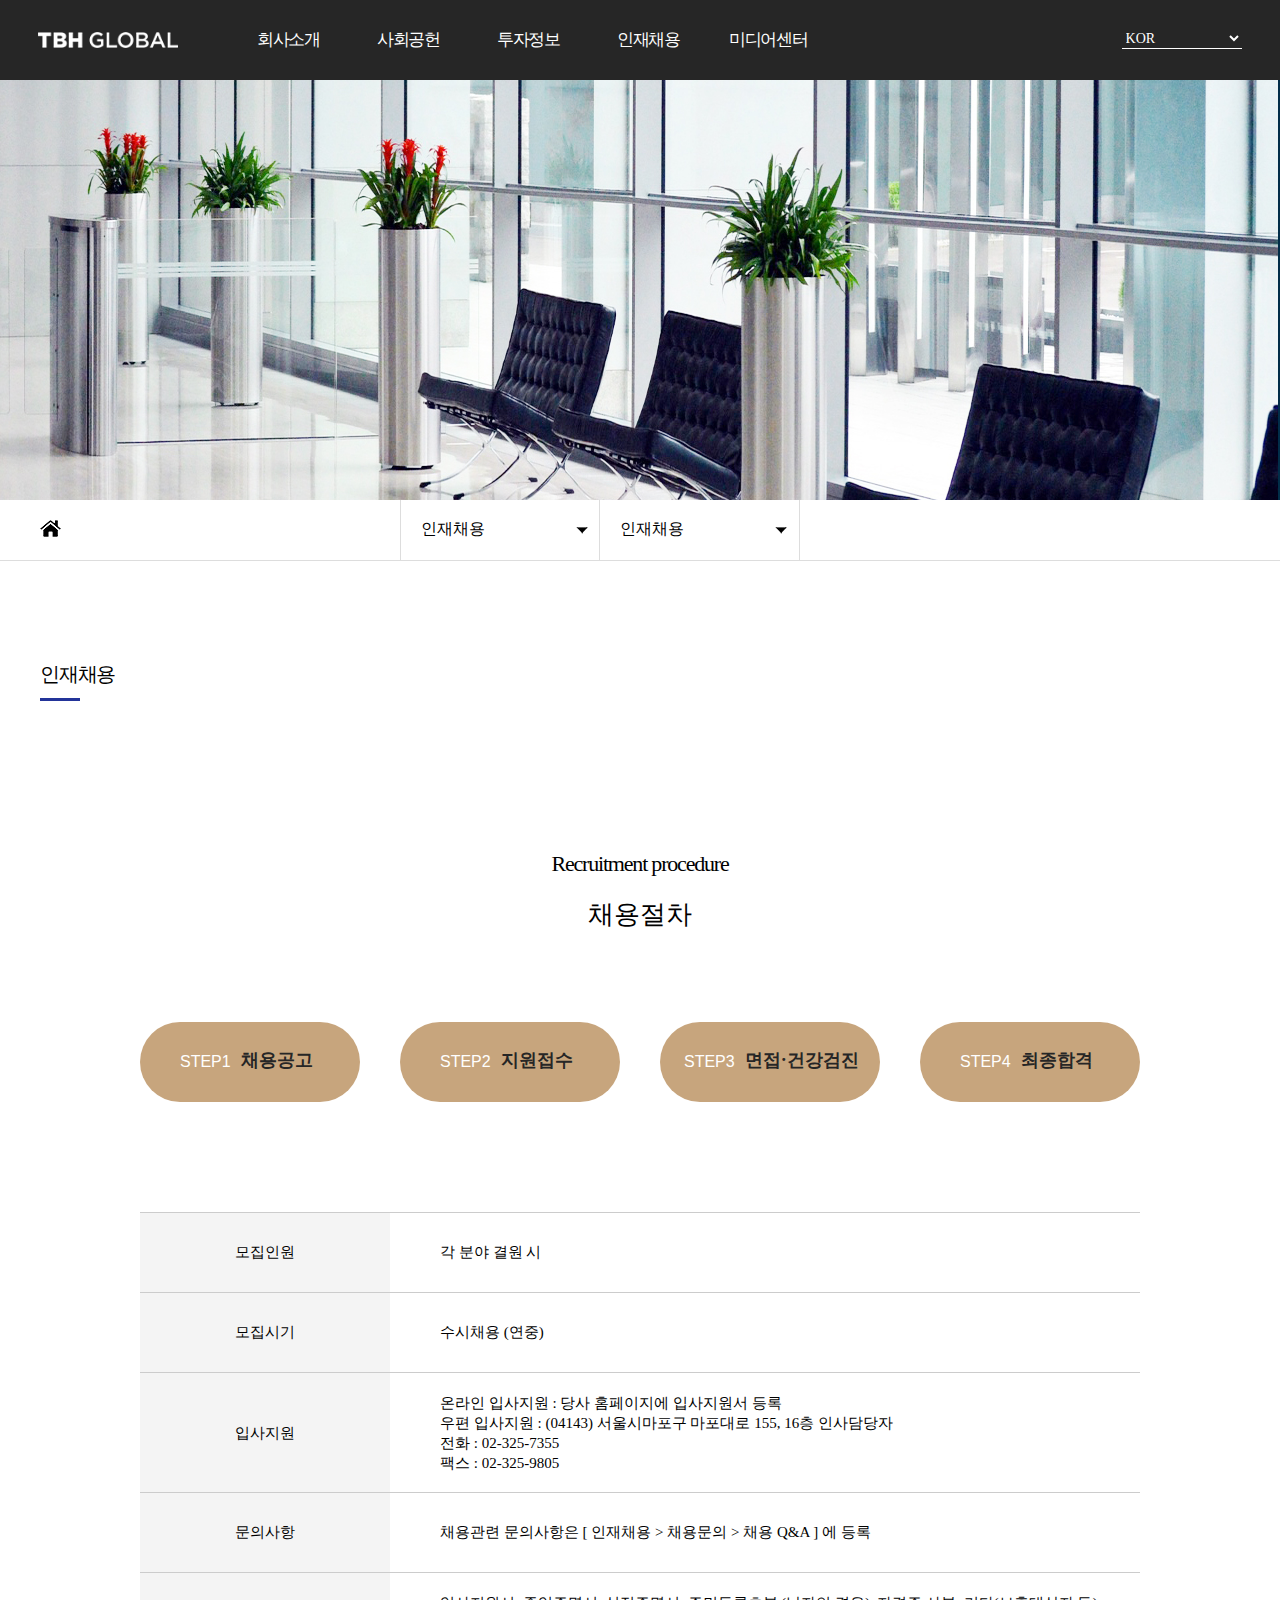
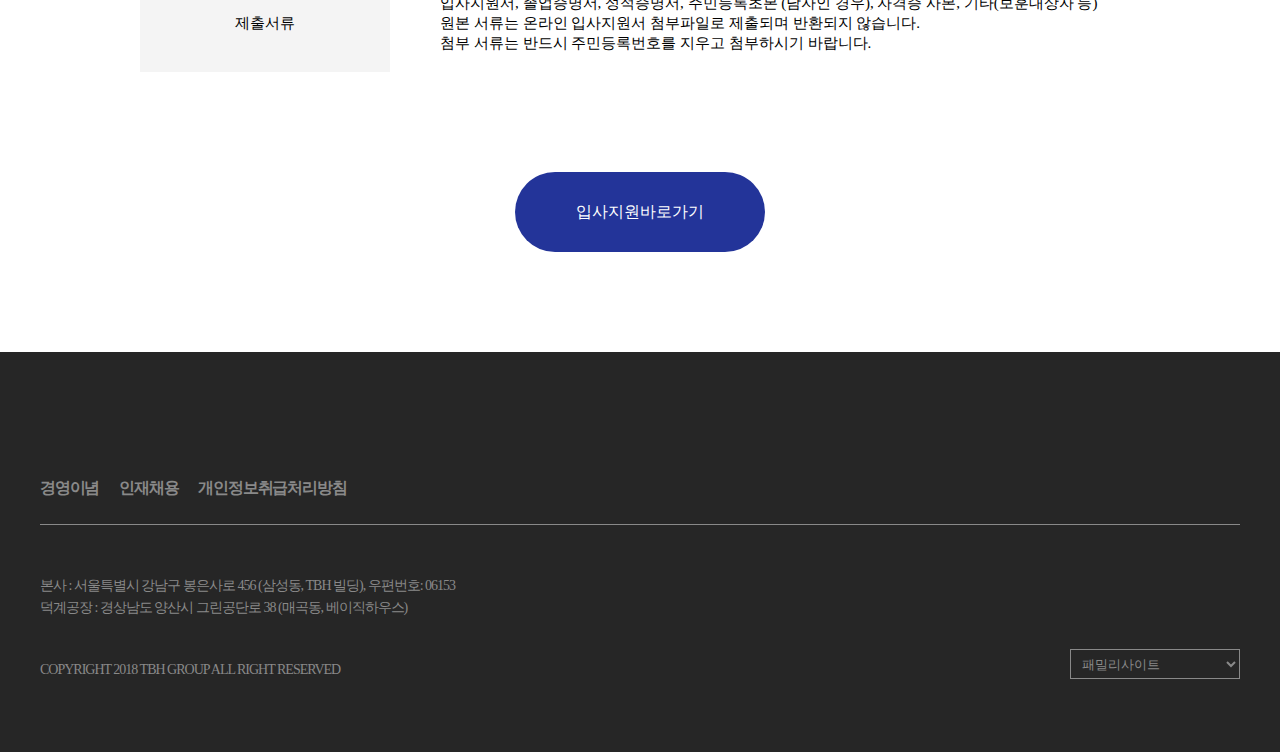
<file: basichouse/recruit.html>
<!DOCTYPE html>
<html lang="ko">
<head>
	<meta charset="UTF-8">
	<title>Document</title>
	<link rel="stylesheet" href="css/style.css">
</head>
<style>
	a:hover{text-decoration: underline;}
	/*header*/
	*{font-family: 'NanumGothic';}
#content{width:100%;clear: both;}
#content .company_bg{display: block; width:100%;height: 500px;background:url('./img/company_bg.jpg');background-repeat: no-repeat;background-position: center;border:1px solid #ddd;clear: both;}

#content .nav_sub{width:100%;height:60px;border-bottom: 1px solid #ddd;position: relative;margin-top: -4px;}
#content .nav_sub label{width:200px;height:100%;border-left: 1px solid #ddd;border-right: 1px solid #ddd;display: block; background:url('./img/bottom_arrow.png');background-repeat: no-repeat;background-position:175px center;box-sizing: border-box; line-height: 58px; text-indent: 20px;}
#content .nav_sub label[for="nav_ck1"]{position:absolute;top:0;left: 400px;}
#content .nav_sub label[for="nav_ck2"]{border-left:0; position:absolute;top: 0;left: 600px;}
#content .nav_sub label a{color: black;}
#content .nav_sub input{display: none;}
#content .nav_sub a.home{width:21px;height:17px;display: block;background:url('./img/home_ico.png');background-repeat: no-repeat;background-position: center;position: absolute;top: 20px;}
#content .nav_sub .nav_list1{height:200px; background: #133990; width:200px;position: absolute;top: 60px;z-index: 200;left: 400px;}
#content .nav_sub li{width:100%; text-indent:20px;}
#content .nav_sub li a{color:white;}
#content .nav_sub .nav_list2{background: #133990; position: absolute;top: 60px;z-index: 200;left: 600px;}
#content .nav_sub ul li{clear:both; line-height:50px;}
#content .nav_sub ul li a{display: block; width:200px; height:50px;}
#content .nav_sub ul li:hover{background:#0c2e7b;}
#nav_ck1 ~ .nav_list1{display: none;}
#nav_ck1:checked ~ .nav_list1{display:block; height:auto;}
#nav_ck2 ~ .nav_list2{display: none;}
#nav_ck2:checked ~ .nav_list2{display:block; height:auto;}
	
	
	
.company_info{width:100%; height:100%;}	
.company_info .company_infoTit{font-size:20px; font-weight:500; margin-top:100px; letter-spacing: -1.2px;}
.company_info .company_infoTit:after{content: " "; display: block; width:40px; height:3px; background-color:#233499; margin:10px 0px;}
.company_info .company_centerTit{width:100%; text-align: center; font-family: "Gotham"; font-size:22px; font-weight:400; letter-spacing: -1.2px; margin-top:150px;}	
.company_info .company_midTit{width:100%; text-align: center; font-size:26px; font-weight:400; margin-top:20px;}
.company_info .recruitBox{width:1000px; margin:0px auto; margin-top:80px; }
.company_info .recruitBox .processBox{width:100%; height:200px; }
.company_info .recruitBox .processBox ul{}
.company_info .recruitBox .processBox ul li{width:220px; height:80px; background:#c7a57d; float:left; border-radius: 80px; margin-right:40px; margin-top:10px;}
.company_info .recruitBox .processBox ul li:nth-child(4n+4){ margin:0; float:right; margin-top:10px;}
.company_info .recruitBox .processBox .process_info{text-align: center; color:#fff; box-sizing: border-box; margin:0px auto; width:140px; line-height: 80px;}
.company_info .recruitBox .processBox .process_info.wd180{width:180px; padding-left:4px;}
.company_info .recruitBox .processBox .process_info .info_number{font-size:16px; font-weight:500; float:left; font-family: "Arial"; }
.company_info .recruitBox .processBox .process_info .info_tit{font-size:18px; font-weight:600; color:#262626; float:left; margin-top:-2px; margin-left:10px;}
	
.company_info .recruitBox .tableBox{width:100%; height:auto;}	
.company_info .recruitBox .tableBox table{width:100%; margin:0px auto; font-size:15px;}	
.company_info .recruitBox .tableBox table .row{background:#f4f4f4; height:80px;}
.company_info .recruitBox .tableBox table .row:nth-child(3){height:120px; line-height: 20px;}
.company_info .recruitBox .tableBox table .row:nth-child(5){height:100px; line-height: 20px;}
.company_info .recruitBox .tableBox table td{border-top:1px solid #ccc; text-align: center;}
.company_info .recruitBox .tableBox table td:nth-child(2n+2){background:#fff; text-align: left; padding-left:50px;}
.company_info .recruitBox .moreBtn{display: block; width:250px; height:80px; background:#233499; clear:both; margin:100px auto; color:#fff; border-radius: 80px; line-height: 80px; text-align: center;}
	
	
</style>
<body>
	<div class="wrap">
		<header id="header">
				<div class="gnb">
					<h1><a href="index.html"><img src="./img/logo.png" alt="TBHGLOBAL"></a></h1>
					<ul class="gnb_wrap">
						<li><a href="company.html">회사소개</a>
							<ul class="sub">
								<li><a href="company.html">회사소개</a></li>
								<li><a href="philosophy.html">경영이념</a></li>
								<li><a href="notice.html">알림마당</a></li>
								<li><a href="contactus.html">오시는길</a></li>
							</ul>
						</li>
						<li><a href="csr.html">사회공헌</a>
							<ul class="sub">
								<li><a href="csr.html">사회공헌</a></li>
							</ul>
						</li>
						<li><a href="investment.html">투자정보</a>
							<ul class="sub">
								<li><a href="investment.html">투자정보</a></li>
							</ul>
						</li>
						<li><a href="recruit.html">인재채용</a>
							<ul class="sub">
								<li><a href="recruit.html">인재채용</a></li>
							</ul>
						</li>
						<li><a href="community.html">미디어센터</a>
							<ul class="sub">
								<li><a href="community.html">미디어센터</a></li>
							</ul>
						</li>
					</ul>
					<div class="language">
						<select id="lang" title="select lang">
							<option selected="selected">KOR</option>
							<option>ENG</option>
							<option>JPN</option>
							<option>CHN</option>
							<option>GER</option>
						</select>
					</div>
				</div>

		</header>
		<section id="content">
			<img src="./img/csr_bg.jpg" alt="회사사진" width="100%" height="500px" >
			<div class="nav_sub">
               	<div class="inner">	
                	<a href="index.html" class="home"></a>
					<input type="radio" name="nav_ck" id="nav_ck1">
					<label for="nav_ck1"><a href="recruit.html">인재채용</a></label>
					<div class="nav_list1">
						<ul>
							<li><a href="company.html">회사소개</a></li>
							<li><a href="csr.html">사회공헌</a></li>
							<li><a href="investment.html">투자정보</a></li>
							<li><a href="community.html">미디어센터</a></li>
						</ul>
					</div>
					<input type="radio" name="nav_ck" id="nav_ck2">
					<label for="nav_ck2"><a href="recruit.html">인재채용</a></label>
					<div class="nav_list2">
						<ul>
							<li><a href="recruit.html">인재채용</a></li>
						</ul>
					</div>
				</div>	
			</div>
			<section class="company_info">
				<div class="inner">
					<h3 class="company_infoTit">인재채용</h3>
					<h3 class="company_centerTit">Recruitment procedure</h3>
					<h4 class="company_midTit">채용절차</h4>
					<div class="recruitBox">
						<div class="processBox">
							<ul>
								<li>
									<div class="process_info">
										<span class="info_number">STEP1</span>
										<h4 class="info_tit">채용공고</h4>
									</div>
								</li>
								<li>
									<div class="process_info">
										<span class="info_number">STEP2</span>
										<h4 class="info_tit">지원접수</h4>
									</div>
								</li>
								<li>
									<div class="process_info wd180">
										<span class="info_number">STEP3</span>
										<h4 class="info_tit">면접·건강검진</h4>
									</div>
								</li>
								<li>
									<div class="process_info">
										<span class="info_number">STEP4</span>
										<h4 class="info_tit">최종합격</h4>
									</div>
								</li>
							</ul>
						</div>
						<div class="tableBox">
							<table border="0" cellspacing="0px">
								<colgroup>
									<col width="25%">
									<col width="75%">
								</colgroup>							
								<tr class="row">
									<td>모집인원</td>
									<td>각 분야 결원 시</td>
								</tr>
								<tr class="row">
									<td>모집시기</td>
									<td>수시채용 (연중)</td>
								</tr>
								<tr class="row">
									<td>입사지원</td>
									<td>온라인 입사지원 : 당사 홈페이지에 입사지원서 등록<br>우편 입사지원 : (04143) 서울시마포구 마포대로 155, 16층 인사담당자<br>전화 : 02-325-7355<br>팩스 : 02-325-9805</td>
								</tr>
								<tr class="row">
									<td>문의사항</td>
									<td>채용관련 문의사항은 [ 인재채용 > 채용문의 > 채용 Q&A ] 에 등록</td>
								</tr>
								<tr class="row">
									<td>제출서류</td>
									<td>입사지원서, 졸업증명서, 성적증명서, 주민등록초본 (남자인 경우), 자격증 사본, 기타(보훈대상자 등)<br>원본 서류는 온라인 입사지원서 첨부파일로 제출되며 반환되지 않습니다.<br>
첨부 서류는 반드시 주민등록번호를 지우고 첨부하시기 바랍니다.</td>
								</tr>
							</table>
						</div>
						<a href="#" class="moreBtn">입사지원바로가기</a>
					</div>
					
				</div>
			</section>	
		</section>
		<footer id="ft">
			<div class="inner">
				<ul class="ft_info">
					<li><a href="#">경영이념</a></li>
					<li><a href="#">인재채용</a></li>
					<li><a href="#">개인정보취급처리방침</a></li>
				</ul>
				<ul class="adress">
					<li>본사 : 서울특별시 강남구 봉은사로 456 (삼성동, TBH 빌딩), 우편번호: 06153</li>
					<li>덕계공장 : 경상남도 양산시 그린공단로 38 (매곡동, 베이직하우스)</li>
					<li>COPYRIGHT 2018 TBH GROUP ALL RIGHT RESERVED</li>
				</ul>
				<div class="ft_right">
					<div class="select">
						<select name="sitemap">
						  <option value="FamilySite" selected="selected">패밀리사이트</option>
						  <option value="BASICHOUSE">Basic House</option>
						  <option value="RRIG">RRIG</option>
						  <option value="MIND BRIDGE">MIND BRIDGE</option>
						  <option value="THE CLASS">THE CLASS</option>
						  <option value="JUCY JUDY">JUCY JUDY</option>
						  <option value="MARCBRICK">MARCBRICK</option>
						  <option value="SPELLO">SPELLO</option>
						</select>
					</div>
				</div>
			</div>
		</footer>
	</div>
</body>
<script src="http://code.jquery.com/jquery-1.12.4.min.js"></script>
<script>
		$(".gnb li").hover(function(){
			$(".sub", this).stop().slideToggle();
		});

</script>
</html>
</file>
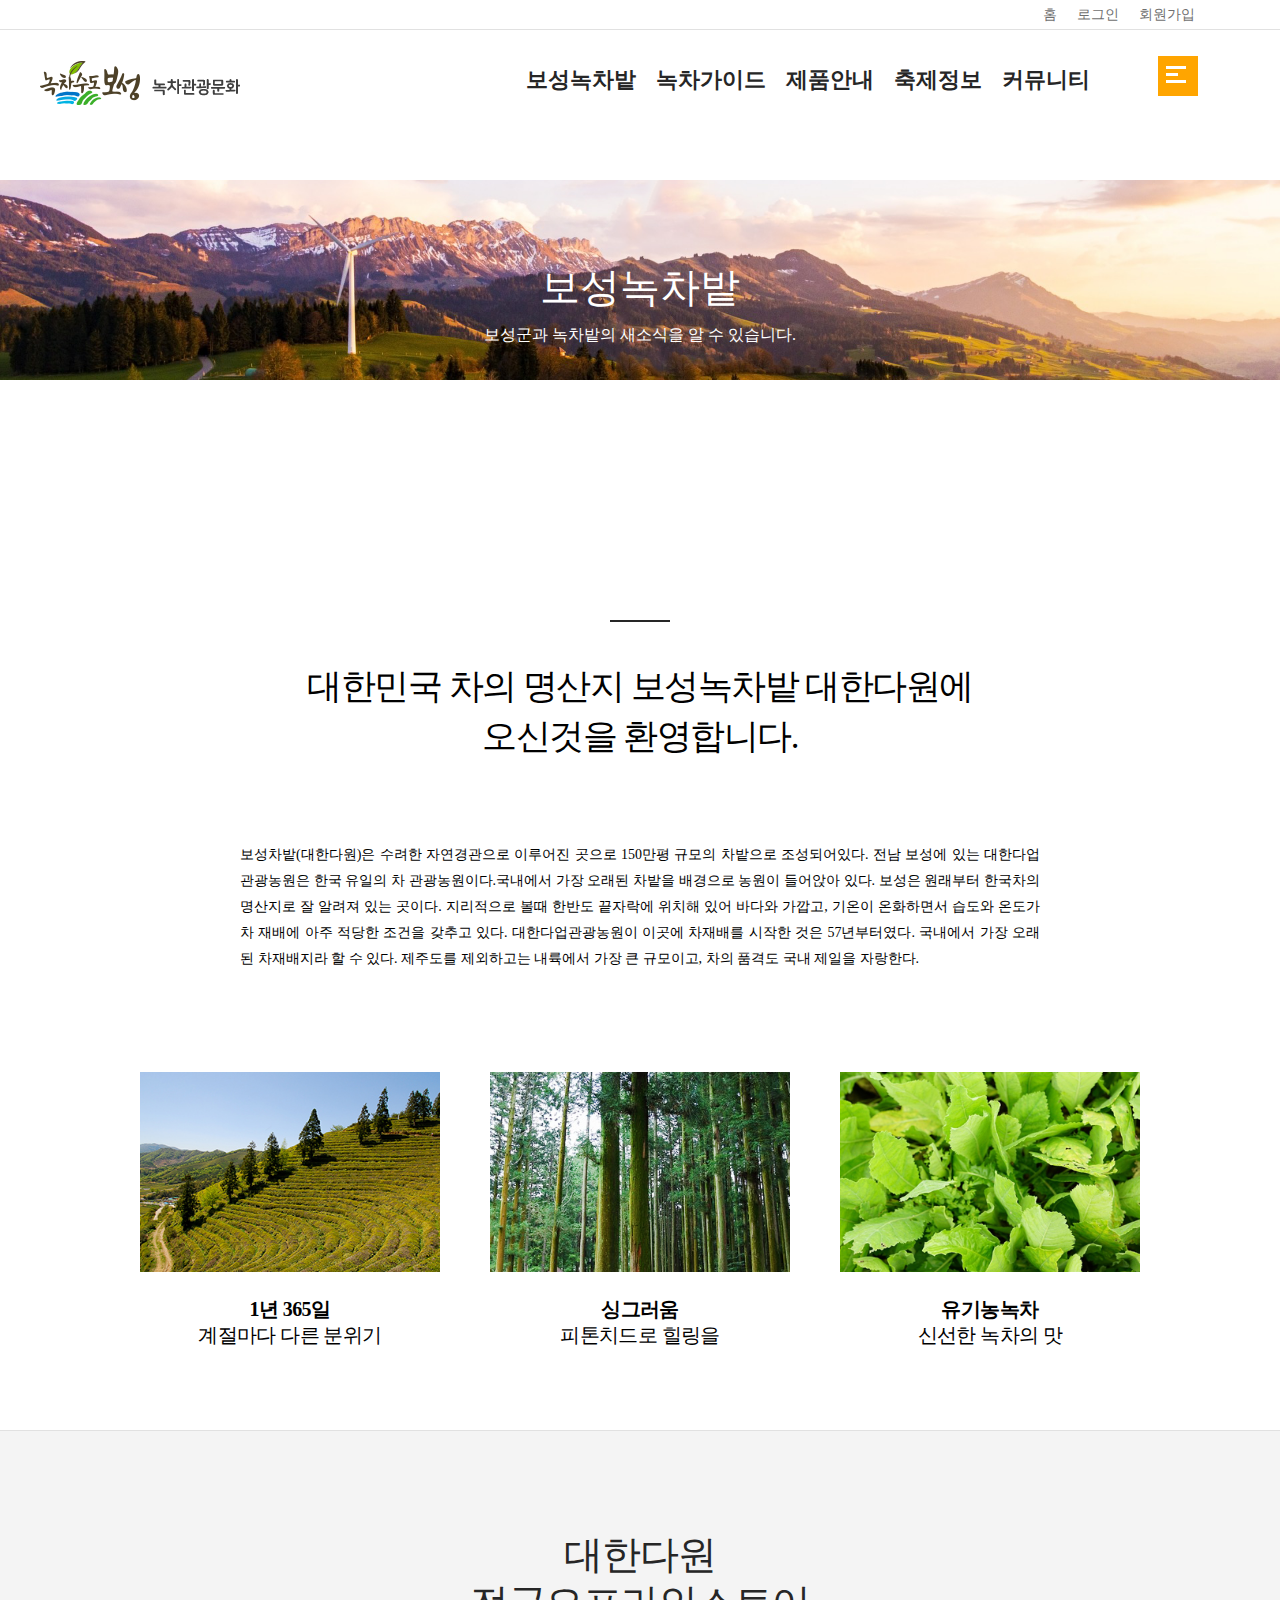
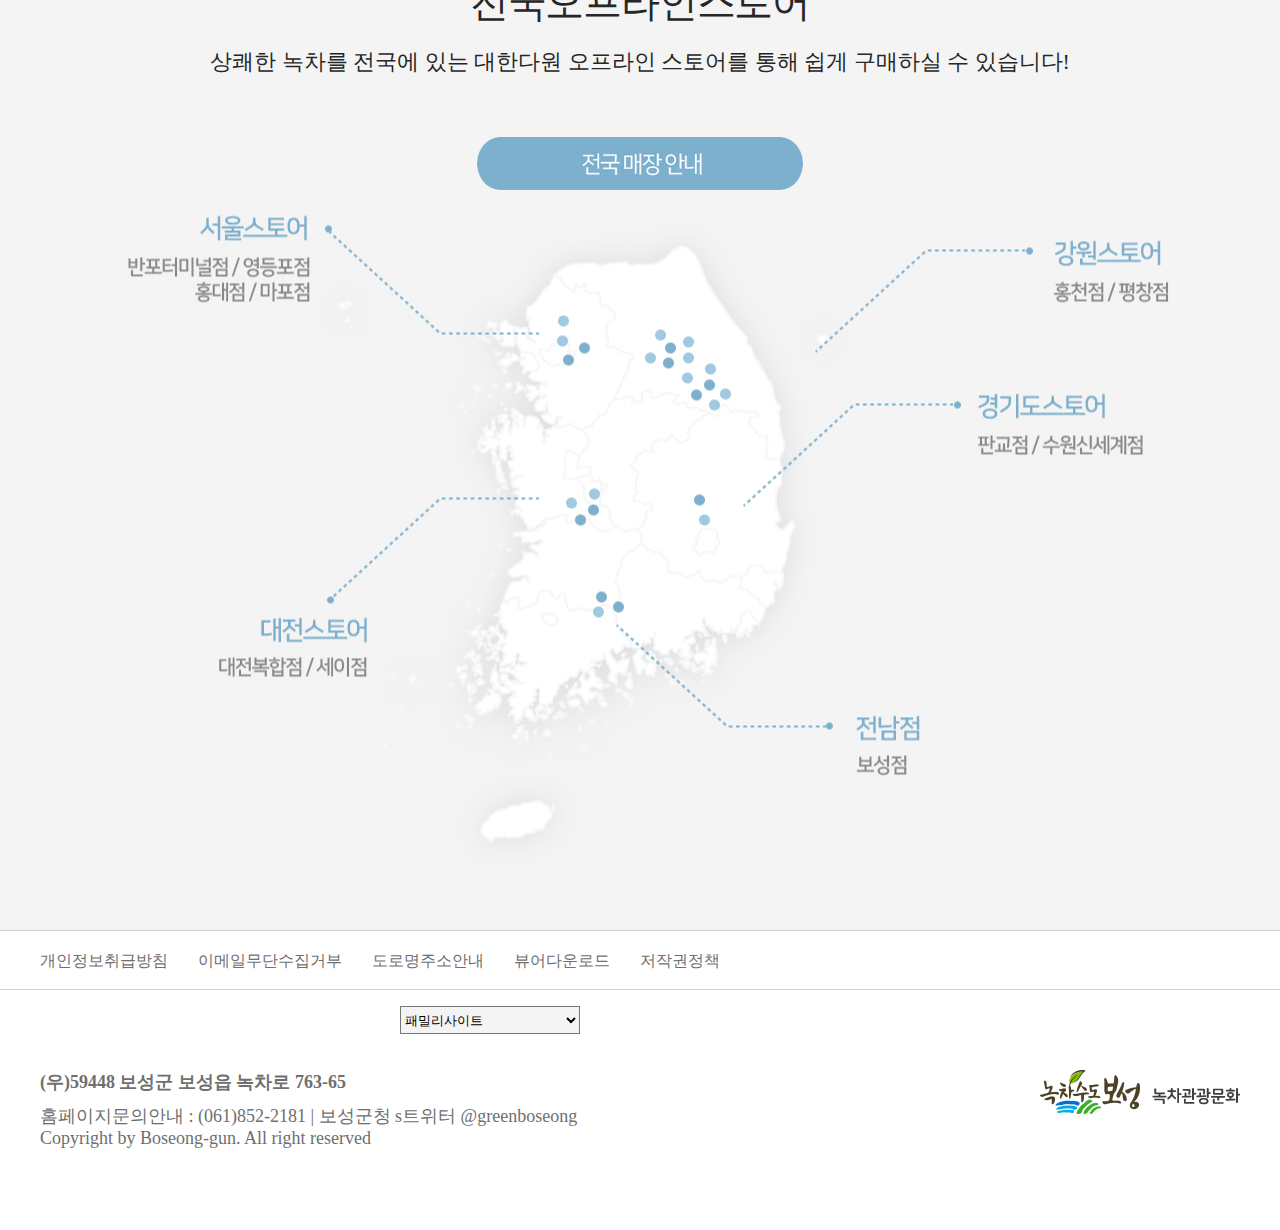
<file: greentea/sub1.html>
<!DOCTYPE html>
<html lang="ko">
    <head>
        <meta charset="UTF-8">
        <title>보성녹차밭:대한다원</title>
        <link rel="stylesheet" href="./css/style.css">
        <link rel="stylesheet" href="./css/hd.css">
    </head>
    <body>
        <div id="container">
            <header id="hd_wrap">
                <nav class="tnb">
                    <div class="tnb_inner">
                        <ul>
                            <li><a href="#">홈</a></li>
                            <li><a href="#">로그인</a></li>
                            <li><a href="#">회원가입</a></li>
                        </ul>
                    </div>
                </nav>
                <nav class="gnb">
                    <h1 class="logo"><a href="index.html"><img src="./img/hd_logo.png" alt="녹차관광"></a></h1>
                    <ul class="menu">
                        <li><a href="sub1.html">보성녹차밭</a></li>
                        <li><a href="sub2.html">녹차가이드</a></li>
                        <li><a href="sub3.html">제품안내</a></li>
                        <li><a href="sub4.html">축제정보</a></li>
                        <li><a href="sub5.html">커뮤니티</a></li>
                    </ul>
                    <div class="lstbtn_box">
                        <input type="checkbox" id="ck1">
                        <label for="ck1" class="lstBtn">
                            <span class="line"></span>
                            <span class="line"></span>
                            <span class="line"></span>
                        </label>
                        <div id="collapse">
                            <div class="colwrap">
                                <div class="colmenu first">
                                    <h3 class="hd"><span>01</span>보성녹차밭</h3>
                                    <div>
                                        <a href="#">대한다원</a>
                                        <a href="#">녹차밭코스</a>
                                        <a href="#">입장권구매</a>
                                        <a href="#">오시는길</a>
                                        <a href="#">관광지다운로드</a>
                                        <span class="bar"></span>
                                    </div>
                                </div>
                                <div class="colmenu">
                                    <h3 class="hd"><span>02</span>녹차가이드</h3>
                                    <div>
                                        <a href="#">녹차가이드</a>
                                        <a href="#">티백활용법</a>
                                        <a href="#">녹차가루활용법</a>
                                        <a href="#">효능효과</a>
                                        <span class="bar"></span>
                                    </div>
                                </div>
                                <div class="colmenu">
                                    <h3 class="hd"><span>03</span>제품안내</h3>
                                    <div>
                                        <a href="#">온라인구매처</a>
                                        <a href="#">오프라인구매처</a>
                                        <a href="#">티백형타입</a>
                                        <a href="#">파우더형타입</a>
                                        <a href="#">기프트</a>
                                        <span class="bar"></span>
                                    </div>
                                </div>
                                <div class="colmenu">
                                    <h3 class="hd"><span>04</span>축제정보</h3>
                                    <div>
                                        <a href="#">축제안내</a>
                                        <a href="#">이벤트</a>
                                        <span class="bar"></span>
                                    </div>
                                </div>
                                <div class="colmenu last">
                                    <h3 class="hd"><span>05</span>커뮤니티</h3>
                                    <div>
                                        <a href="#">새소식</a>
                                        <a href="#">여행후기</a>
                                        <span class="bar"></span>
                                    </div>
                                </div>
                            </div>
                        </div>
                    </div>
                </nav>
            </header>
            
            <section id="sub_main">
                <div class="sub_bg">
                    <h3 class="sub_tit">보성녹차밭</h3>
                    <p class="sub_midtit"> 보성군과 녹차밭의 새소식을 알 수 있습니다.</p>                 
                </div>
            </section>
            <div class="sub_contents2">
                <div class="con2_inner">
                    <h2 class="con2_tit1">대한민국 차의 명산지 보성녹차밭 대한다원에<br><strong>
    오신것을 환영합니다.</strong></h2>  
                    <p class="con2_tit2">
                    보성차밭(대한다원)은 수려한 자연경관으로 이루어진 곳으로 150만평 규모의 차밭으로 조성되어있다. 전남 보성에 있는 대한다업관광농원은 한국 유일의 차 관광농원이다.국내에서 가장 오래된 차밭을 배경으로 농원이 들어앉아 있다. 보성은 원래부터 한국차의 명산지로 잘 알려져 있는 곳이다. 지리적으로 볼때 한반도 끝자락에 위치해 있어 바다와 가깝고, 기온이 온화하면서 습도와 온도가 차 재배에 아주 적당한 조건을 갖추고 있다. 대한다업관광농원이 이곳에 차재배를 시작한 것은 57년부터였다. 국내에서 가장 오래된 차재배지라 할 수 있다. 제주도를 제외하고는 내륙에서 가장 큰 규모이고, 차의 품격도 국내 제일을 자랑한다.
                    </p>
                    <div class="con2_photoBox">
                        <li>
                            <img src="./img/photo1.jpg" alt="이미지1" width="300px" height="200px;">
                            <span>
                                <strong>1년 365일<br></strong>
                                계절마다 다른 분위기
                            </span>
                        </li>
                        <li>
                            <img src="./img/photo2.jpg" alt="이미지2" width="300px" height="200px;">
                            <span>
                                <strong>싱그러움<br></strong>
                                피톤치드로 힐링을
                            </span>
                        </li>
                        <li>
                           <img src="./img/photo3.jpg" alt="이미지3" width="300px" height="200px;">
                           <span>
                                <strong>유기농녹차<br></strong>
                            신선한 녹차의 맛
                           </span>
                        </li>
                    </div>
                </div> 
                <div class="con3">
                    <h2 class="con3_tit">대한다원<br>전국오프라인스토어</h2>
                    <p class="con3_Midtit">상쾌한 녹차를 전국에 있는 대한다원 오프라인 스토어를 통해 쉽게 구매하실 수 있습니다!</p>
                    <span class="shape"></span>
                </div>                   


            
            
            
            <footer id="ft_wrap_sub">
                <div class="ft_info">
                    <div class="ft_inner">
                        <ul class="left">
                            <li><a href="">개인정보취급방침</a></li>
                            <li><a href="">이메일무단수집거부</a></li>
                            <li><a href="">도로명주소안내</a></li>
                            <li><a href="">뷰어다운로드</a></li>
                            <li><a href="">저작권정책</a></li>
                        </ul>
                        <select name="fammilysite">
                            <option value="fammilysite" selected>패밀리사이트</option>
                            <option value="goverment">보성군청</option>
                            <option value="greenteamall">녹차박물관</option>
                            <option value="teamuse">한국차박물관</option>
                        </select>
                    </div>
                </div>   
                <div class="ft_adr">
                    <div class="adr_inner">
                        <div class="ft_left">
                            <address>(우)59448  보성군 보성읍 녹차로 763-65</address>
                            <p class="adr_info">홈페이지문의안내 : (061)852-2181   |   보성군청 s트위터 @greenboseong<br>
    Copyright by Boseong-gun. All right reserved</p>
                        </div>
                        <span class="ft_logo">
                            <img src="./img/hd_logo.png" alt="하단로고">
                        </span>                        
                    </div>
                </div>    
            </footer>
            
            </div>
        </div>    
    </body>
</html>
</file>
<file: basichouse/css/style.css>
/*ÃªÂ¸Â°Ã«Â³Â¸ÃªÂ°â€™*/
* { padding: 0; margin: 0; }
a { font-family: 'NanumGothic', 'Arial'; text-decoration: none; color: white; }
li { list-style: none; }
.wrap { width: 100%; height: 100%; }
.inner { width: 1200px; margin: 0px auto; }
#header { width: 100%; height: 80px; position: fixed; left: 0px; top: 0px; z-index: 300; transition: .5s ease-in-out; background: #262626; }
#header.bg { box-shadow: 1px 1px 5px rgba(0, 0, 0, 0.6); padding-top: 5px; background-color: #262626; border: 0px; }
#header .gnb { width: 94%; margin: 0px auto; }
#header .gnb img { display: block; float: left; margin-top: 32px; width: 140px; height: auto; }
#header .gnb ul { margin-left: 50px; float: left; line-height: 80px; }
#header .gnb ul li { float: left; width: 120px; text-align: center; position: relative; }
#header .gnb ul li:nth-child(5) { padding-right: 0px; }
#header .gnb ul li a { font-size: 17px; font-weight: 400; letter-spacing: -1.2px; }
#header .gnb .sub{ width:120px; background:#262626; margin:0; position:absolute; line-height: 0; display: none; top:80px;}
#header .gnb .sub li{width:100%; clear:both; text-align: center;}
#header .gnb .sub li a{display:block; height:60px; line-height: 60px; font-weight: 100; font-size:16px;}


#header .language { float: right; margin-top: 28px; border-bottom: 1px solid white; }
#header .language select { display: block; background: transparent; color: white; width: 120px; height: 20px; font-size: 14px; border: 0; outline: 0; }
#header .language select option { color: #262626; font-size: 14px; }

/*main*/
.slider { width: 100%; }
.container { width: 100%; height: 1000px; position: relative; overflow: hidden; }
.item { width: 100%; height: 1000px; position: absolute; left: -100%; }
.item .contentsBox { width: 422px; height: 200px; position: absolute; top: 50%; left: 300px; }
.item .contentsBox .mainTit { font-size: 18px; color: #262626; font-weight: 600; }
.item .contentsBox .mainMidTit { font-size: 20px; letter-spacing: -1px; font-weight: 500; margin-top: 40px; }
.item .contentsBox .mindbridge_more { display: block; width: 100px; color: #262626; font-size: 18px; font-weight: 600; background: url('../img/contact_arrow.png'); background-repeat: no-repeat; background-position: 0px center; text-indent: -9999px; margin-top: 20px; }
.item .contentsBox2 { width: 422px; height: 200px; position: absolute; top: 50%; right: 0px; }
.item .contentsBox2 .mainTit { font-size: 18px; color: #262626; font-weight: 600; }
.item .contentsBox2 .mainMidTit { font-size: 20px; letter-spacing: -1px; font-weight: 500; margin-top: 40px; }
.item .contentsBox2 .mindbridge_more { display: block; width: 40px; color: #262626; font-size: 18px; font-weight: 600; background: url('../img/contact_arrow.png'); background-repeat: no-repeat; background-position: left; text-indent: -9999px; margin-top: 20px; transform: rotate(180deg); }
.item3 .contentsBox { top: 50%; left: 1100px; }
.item1 { background: url('../img/slider_01.jpg'); background-repeat: no-repeat; background-position: center; }
.item2 { background: url('../img/slider_02.jpg'); background-repeat: no-repeat; background-position: center; }
.item3 { background: url('../img/slider_03.jpg'); background-repeat: no-repeat; background-position: center; }
.item h1 { text-align: center; }
.control { position: absolute; bottom: 50px; left: 50%; margin-left: -80px; z-index: 20; width: 160px; }
.pager.active { width: 40px; height: 16px; border-radius: 8px; border: 2px solid white; background: transparent; }
.pager { width: 38px; height: 10px; border-radius: 5px; background: white; border: 0; outline: 0; margin-right: 10px; }
.pager span { display: block; text-indent: -9999px; }

/*Ã«Â©â€Ã¬ÂÂ¸Ã¬Â»Â¨Ã­â€¦ÂÃ¬Â¸Â 2*/
.content2 { width: 100%; height: 100%; font-family: "NanumGothic"; color: #3e3e3e; }
.content2 .inner { width: 1120px; height: 600px; padding-left: 80px; padding-top: 150px; }
.content2 .inner .contents2_Tit { font-family: "Gotham"; font-weight: 400; font-size: 18px; margin-top: 10px; color: #c7a57d; clear: both; }
.content2 .inner .contents2_MidTit { font-size: 24px; font-weight: 500; clear: both; }
.content2 .inner .contents2_intro { font-size: 15px; text-align: center; margin-top: -80px; margin-left: -140px; }
.content2 .inner .con2_wrap { width: 100%; height: auto; clear: both; margin-top: 120px; }
.content2 .inner .con2_wrap li { width: 234px; float: left; margin-right: 30px; }
.content2 .inner .con2_wrap li a { width: 100%; height: 299px; display: block; }
.content2 .inner .con2_wrap .con2_item1 { background: url('../img/business1.jpg'); background-position: center; background-repeat: no-repeat; }
.content2 .inner .con2_wrap .con2_item1:hover:after { width: 100%; height: 100%; content: ""; display: block; background: url('../img/business1_hover.png'); background-repeat: no-repeat; background-position: center; }
.content2 .inner .con2_wrap .con2_item2 { background: url('../img/business2.jpg'); background-position: center; background-repeat: no-repeat; }
.content2 .inner .con2_wrap .con2_item2:hover:after { width: 100%; height: 100%; content: ""; display: block; background: url('../img/business2_hover.png'); background-repeat: no-repeat; background-position: center; }
.content2 .inner .con2_wrap .con2_item3 { background: url('../img/business3.jpg'); background-position: center; background-repeat: no-repeat; }
.content2 .inner .con2_wrap .con2_item3:hover:after { width: 100%; height: 100%; content: ""; display: block; background: url('../img/business3_hover.png'); background-repeat: no-repeat; background-position: center; }
.content2 .inner .con2_wrap .con2_item4 { background: url('../img/business4.jpg'); background-position: center; background-repeat: no-repeat; }
.content2 .inner .con2_wrap .con2_item4:hover:after { width: 100%; height: 100%; content: ""; display: block; background: url('../img/business4_hover.png'); background-repeat: no-repeat; background-position: center; }
.content2 .inner .con2_wrap li .subject { width: 100%; height: 100px; }
.content2 .inner .con2_wrap li .subject_Tit { text-align: center; font-size: 16px; font-weight: 500; margin-top: 20px; }
.content2 .inner .con2_wrap li .subject_Tit:before { content: ""; display: block; width: 50px; height: 2px; background: #3e3e3e; margin: 10px auto; }
.content3 { width: 100%; height: 100%; font-family: "NanumGothic"; color: #3e3e3e; }
.content3 .inner { width: 1120px; height: 600px; padding-left: 80px; padding-top: 100px; }
.content3 .inner .contents3_Tit { font-family: "Gotham"; font-weight: 400; font-size: 18px; margin-top: 10px; color: #c7a57d; clear: both; }
.content3 .inner .contents3_MidTit { font-size: 24px; font-weight: 500; clear: both; }
.content3 .inner .news_wrap { width: 100%; margin-top: 50px; }
.content3 .inner .news_wrap li { width: 234px; float: left; margin-right: 30px; background-color: #ececec; }
.content3 .inner .news_wrap li .news_Tit { color: #3e3e3e; font-size: 17px; width: 220px; text-overflow: ellipsis; white-space: nowrap; overflow: hidden; margin-top: 30px; letter-spacing: -0.8px; font-weight: 500; text-indent: 10px; text-align: center; }
.content3 .inner .news_wrap li .news_Tit:hover { text-decoration: underline; }
.content3 .inner .news_wrap li .news_MidTit { color: #3e3e3e; font-size: 13px; margin-left: 10px; line-height: 20px; width: 200px; text-align: justify; text-overflow: ellipsis; overflow: hidden; margin: 20px auto; }
.content3 .inner .news_wrap li .news_MidTit:hover { text-decoration: underline; }

/*footer*/
#ft { width: 100%; height: 400px; background-color: #262626; clear: both; }
#ft .inner { }
#ft .inner .ft_info { width: 100%; height: 46px; border-bottom: 1px solid #898989; padding-top: 126px; }
#ft .inner .ft_info li { float: left; margin-right: 20px; }
#ft .inner .ft_info li a { font-size: 16px; letter-spacing: -1.2px; float: left; color: #898989; font-weight: 600; }
#ft .inner .ft_info li a:hover { text-decoration: underline; }
#ft .inner .adress { width: 100%; height: auto; padding-top: 50px; }
#ft .inner .adress li { color: #898989; clear: both; font-size: 14px; letter-spacing: -1px; line-height: 22px; }
#ft .inner .adress li:nth-child(3) { margin-top: 40px; font-family: "Gotham"; font-weight: 500; }
#ft .inner .ft_right {float:right;width: 170px;margin-top:-32px;}
#ft .inner select { width: 170px; height: 30px; background: transparent; border: 1px solid #898989; float: left;
	color: #898989; text-indent: 7px; }

/*Ã«Â°â€Ã«â€â€Ã¬Â»Â¬Ã«Å¾Â©*/
.collapmenu { width: 970px; height: 400px; display: block;/* background:black; */ position: absolute; z-index: 100; top: 60%; left: -880px; transition: 0.4s; background: #2e40ae; border-radius: 0px 20px 20px 0px; box-shadow: 1px 1px 14px #262626; }
.collap_wrap { position: relative; }
.collap_wrap .open { color: red; position: absolute; right: 30px; top: 50px; z-index: 104; background: url('../img/open_btn.png'); width: 30px; height: 30px; background-repeat: no-repeat; background-size: cover; cursor: pointer; }
#menu_ck { border: 1px solid red; z-index: 103; display: none; }
#menu_ck:checked ~ div.collapmenu { left: 0px; }
.collap_wrap .collap_Tit { position: absolute; right: -33px; top: 187px; color: white; font-size: 14px; transform: rotate(90deg); font-family: "Gotham"; letter-spacing: 2px; }
.collap_Box { width: 819px; margin: 0px auto; padding: 50px; height: 280px; }
.collap_Box li:nth-child(1) { background: url('../img/collapbox_img.jpg'); width: 380px; height: 271px; background-repeat: no-repeat; }
.collap_Box li { float: left; }
.collap_Box li .collbox_Tit { font-size: 22px; color: white; font-weight: 500; margin-left: 50px; margin-top: 31px; }
.collap_Box li .collbox_Tit:after { display: block; content: ""; width: 270px; height: 2px; background: white; margin-top: 10px; }
.collap_Box li .collbox_MidTit { font-size: 14px; color: white; letter-spacing: -1px; margin: 30px 0px 0px 48px; line-height: 30px; text-decoration: underline; }
.con_bg { width: 100%; height: 400px; background-size: cover; background-repeat: no-repeat; background-position: center; background: url('../img/con_bg.jpg'); background-attachment: fixed; padding-top: 80px; }
.con_bg .con_bg_Tit { text-align: center; font-size: 22px; font-weight: 500; color: white; animation-name: speed2; animation-duration: 1s; animation-fill-mode: both; }
@keyframes speed2 {
	0% { transform: translateY(40px); opacity: 0; }
	50% { transform: translateY(20px); }
	to { transform: translateY(20px); }
}
.con_bg .con_bg_MidTit { text-align: center; font-size: 30px; color: white; margin-top: 10px; animation-name: speed3; animation-duration: 1s; animation-fill-mode: both; animation-delay: 1.2s; }
@keyframes speed3 {
	0% { transform: translateY(40px); opacity: 0; }
	50% { transform: translateY(20px); }
	to { transform: translateY(20px); }
}
.con_bg ul { margin-top: 70px; }
.con_bg ul li { float: left; margin-left: 80px; width: 200px; animation-name: speed; animation-delay: 2s; animation-duration: 2s; animation-fill-mode: both; }
@keyframes speed {
	0% { transform: translateY(40px); opacity: 0; }
	50% { transform: translateY(20px); }
	to { transform: translateY(20px); }
}
.con_bg ul li img { display: block; margin: 0px auto; }
.con_bg ul li .item_Tit { color: white; font-size: 15px; text-align: center; margin-top: 20px; line-height: 22px; font-weight: 600; }
</file>
<file: greentea/css/style.css>
*{margin:0; padding:0; box-sizing: border-box;}
li{list-style: none;}
a{color:#6f6f6f; text-decoration: none;}
body,html{font-family:"Nanumsquare";}



/*메인*/
section#main{width:100%; height:1000px; background-image: url("../img/bg.jpg"); overflow: hidden; background-repeat:no-repeat; background-size:cover; background-position:center;}
section#main .inner{width:1200px; height:1000px;margin:0px auto;}
section#main .tit_box p.main_tit{font-weight:300; font-size:50px; color:#fff; clear:both; margin-top:240px;}
section#main .tit_box p.mid_tit{font-weight:300; font-size:16px; color:#fff; margin-top:30px; line-height:24px;}
section#main .main_btn a{width:200px; height:45px; border:2px solid #fff; display:block; color:#fff;  margin-top:40px; color:#fff; text-align:center; line-height:45px;}


/*메인컨텐츠*/
.con_box{width:100%; height:auto; position: absolute; top:800px;}
.con_box .inner{width:1200px; height:auto; margin:0px auto;}
.con_box .inner ul{height:560px;}
.con_box li{float:left;}
.con_box .inner a.plus{display:block; width:17px; height:17px; background-repeat:no-repeat; background-size:cover; background-image:url('../img/plus.png'); top:20px; right:30px; position:absolute;}
.con_box .inner .p_tit{font-size:26px; margin-left:40px; margin-top:60px; color:#fff;}
.con_box .inner .mid_tit{font-size:16px; margin-left:40px; margin-top:20px; color:#fff;}
.con_box .inner .img1{width:600px; height:280px; background-image:url('../img/imgbox_01.png'); background-size:cover; background-repeat:no-repeat; position: relative;}
.con_box .inner .img1 .bd_plus{display:block; width:17px; height:17px; background-repeat:no-repeat; background-size:cover; background-image:url('../img/plus.png'); top:20px; right:30px; position:absolute;}
.con_box .inner .img2{width:600px; height:280px; background-image:url('../img/imgbox_02.png'); background-size:cover; background-repeat:no-repeat; position:relative;}
.con_box .inner .img2 .skip{margin-left:40px; overflow: hidden;}
.con_box .inner .img2 .skip a{margin-top:30px; display:inline-block; color:#fff;}
.con_box .inner .img2 .skip:after{content:" "; width:20px; height:16px; display: inline-block; background-image: url('../img/skip.png'); position:absolute; left:100px; bottom:75px; }
.con_box .inner .img3{width:600px; height:280px; background-image:url('../img/imgbox_03.jpg'); background-size:cover; background-repeat:no-repeat; position:relative; }
.con_box .inner .img3 p.mid_tit_img3:before{width:30px; height:35px; background-image:url('../img/previous.png'); content: " "; display: block; position:absolute; top:114px; left:20px; background-repeat: no-repeat;}
.con_box .inner .img3 p.mid_tit_img3:after{width:30px; height:35px; background-image:url('../img/next.png'); content: " "; position:absolute; top:114px; right:20px; background-repeat: no-repeat;}
.con_box .inner .img3 .p_tit_img3{font-size:26px; margin-left:65px; margin-top:60px; color:#fff;}
.con_box .inner .img3 .mid_tit_img3{font-size:16px; margin-left:65px; margin-top:20px; color:#fff; line-height:20px;}
.con_box .inner .img4{width:300px; height:280px; background:#c56757 url('../img/imgbox_05_ico.png');  background-size:84px 86px; background-repeat:no-repeat; background-position:center 140px; position:relative;}
.con_box .inner .img4 h2{width:100%; text-align:center; color:#fff; margin-top:50px;}
.con_box .inner .img4 .p_tit_img4{width:100%; text-align:center; color:#fff; margin-top:10px;}
.con_box .inner .img5{width:300px; height:280px; background:#2055a4 url('../img/imgbox_06_ico.png');  background-size:84px 86px; background-repeat:no-repeat; background-position:center 140px; position:relative;}
.con_box .inner .img5 h2{width:100%; text-align:center; color:#fff; margin-top:50px;}
.con_box .inner .img5 .p_tit_img5{width:100%; text-align:center; color:#fff; margin-top:10px;}

/*메인 컨텐츠 배경색상*/
.con_bg{width:100%; height:299px; background-color:#f4f4f4;}

/*메인게시판*/
#con_board{width:100%; height:400px;}
#con_board .bd_inner{width:1200px; margin:0px auto;}
#con_board .bd_noti{width:600px; height:400px; float:left; padding:64px 0px;}
#con_board .bd_noti div{float:left;}
.noti_tit{width:560px; height:auto; overflow: hidden;}
.noti_tit li{float:left;}
.noti_tit .h2{font-size:26px;}
.noti_tit .h3{font-size:16px; padding-top:12px; margin-left:10px;}
.noti_tit .h4{float: right;}
.noti_tit a.bd_plus{width:20px; height:20px; background-image:url("../img/bd_plus.png"); display: inline-block; background-repeat: no-repeat; background-position:left top;}
.subject_tit{width:560px; height:auto; background:url(../img/notice_ico.png); background-repeat:no-repeat; background-position:left center; font-family:'NanumGothic'; border-bottom:1px solid #e1e1e1; margin-top:10px; line-height:21px;}
.subject_tit a:hover{text-decoration:underline;}
.subject_tit .sj_tit_1 a{display:block; padding-top:10px; margin-left:80px; font-weight:500;font-size:17px; letter-spacing: -0.8px;}
.subject_tit .sj_tit_2 a{display:block; padding-top:10px; padding-bottom:20px; margin-left:80px;}
ul.list{width:560px; height:auto; padding-top:20px; clear:both; overflow: hidden;}
ul.list li{line-height:35px; background:url('../img/squre_li.png');background-position:left center; background-repeat:no-repeat; padding-left:20px;}
ul.list li a:hover{text-decoration:underline;}
ul.list span{float:right;}

#con_board .bd_review{width:600px; height:400px; float:left; padding:64px 0px;}
#con_board .bd_review div{float:right;}
.subject_tit2{width:560px; height:auto; background:url(../img/review_ico.png); background-repeat:no-repeat; background-position:left center; font-family:'NanumGothic'; border-bottom:1px solid #e1e1e1; margin-top:10px; line-height:21px;}

.subject_tit2 a:hover{text-decoration:underline;}
.subject_tit2 .sj_tit_1 a{display:block; padding-top:10px; margin-left:80px; font-weight:500;font-size:17px; letter-spacing: -0.8px;}
.subject_tit2 .sj_tit_2 a{display:block; padding-top:10px; padding-bottom:20px; margin-left:80px;}

.con_glr{width:100%; height:600px; clear:both; background:#f4f4f4; overflow: hidden;}
.con_glr .inner{width:1200px; height:390px; margin:100px auto; position:relative;}
.con_glr .aside{width:300px; height:300px; background-color:#6082b9; z-index: 50; position: absolute;}
.con_glr .aside .as_tit{font-size:26px; padding-top:80px; text-align:center; font-size:35px; color:#fff; font-weight:500;}
.con_glr .aside .as_btn{text-align: center; padding-top:20px;}
.con_glr .aside .as_btn a{padding-right:30px;}
.con_glr .aside .as_btn a.next{padding-right:0;}

.con_glr .photo{width:1100px; height:300px; background-color:#fff; right:0; bottom:0; position:absolute;}
.con_glr .photo .pt_wr{width:auto; height:auto; position:absolute; right:0px; bottom:40px;}
.con_glr .photo .pt_wr li{float:left; margin-right:40px;}
.con_glr .photo .pt_wr li a{display:block;}
.con_glr .photo .pt_wr li a.img_tit{text-align:center; padding-top:20px; font-size:18px; color:#333;}


/*푸터*/
#ft_wrap{width:100%; height:300px; background-color:#f4f4f4;}
#ft_wrap .ft_info{width:;width:100%; height:60px; border-bottom:1px solid #cfcfcf; border-top:1px solid #cfcfcf;}
#ft_wrap .ft_info .ft_inner{width:1200px; height:auto; margin:0 auto;}
#ft_wrap .ft_info .ft_inner ul li{float:left;}
#ft_wrap .ft_info .ft_inner ul li a{font-size:16px;padding-right:30px; line-height:60px; font-weight:400;}
#ft_wrap .ft_info .ft_inner ul li a:hover{text-decoration: underline;}

#ft_wrap .ft_info .ft_inner select{width:180px; height:28px; margin-left:360px; margin-top:15px; background-color:#f4f4f4;}

#ft_wrap .ft_adr{}
#ft_wrap .ft_adr .adr_inner{width:1200px; height:200px; margin:0px auto; padding-top:80px; }
#ft_wrap .ft_adr .adr_inner address{ color:#6f6f6f; font-weight:bold; font-size:18px; font-style: normal;}
#ft_wrap .ft_adr .adr_inner p.adr_info{color:#6f6f6f; font-size:18px; padding-top:10px;}
#ft_wrap .ft_adr .adr_inner .ft_left{width:600px; height:auto; float:left;}
#ft_wrap .ft_adr .adr_inner .ft_logo{display:block; width:200px; height:auto; float:right;}

/*sub푸터*/
#ft_wrap_sub{width:100%; height:300px;}
#ft_wrap_sub .ft_info{width:;width:100%; height:60px; border-bottom:1px solid #cfcfcf; border-top:1px solid #cfcfcf;}
#ft_wrap_sub .ft_info .ft_inner{width:1200px; height:auto; margin:0 auto;}
#ft_wrap_sub .ft_info .ft_inner ul li{float:left;}
#ft_wrap_sub .ft_info .ft_inner ul li a{font-size:16px;padding-right:30px; line-height:60px; font-weight:400;}
#ft_wrap_sub .ft_info .ft_inner ul li a:hover{text-decoration: underline;}

#ft_wrap_sub .ft_info .ft_inner select{width:180px; height:28px; margin-left:360px; margin-top:15px; background-color:#f4f4f4;}

#ft_wrap_sub .ft_adr{}
#ft_wrap_sub .ft_adr .adr_inner{width:1200px; height:200px; margin:0px auto; padding-top:80px; }
#ft_wrap_sub .ft_adr .adr_inner address{ color:#6f6f6f; font-weight:bold; font-size:18px; font-style: normal;}
#ft_wrap_sub .ft_adr .adr_inner p.adr_info{color:#6f6f6f; font-size:18px; padding-top:10px;}
#ft_wrap_sub .ft_adr .adr_inner .ft_left{width:600px; height:auto; float:left;}
#ft_wrap_sub .ft_adr .adr_inner .ft_logo{display:block; width:200px; height:auto; float:right;}

/*서브1*/
#sub_main{width:100%;}
#sub_main .sub_bg{width:100%; height:300px; background-image: url('../img/sub_bg.png'); background-repeat: no-repeat; background-position: center; background-size:100%; padding-top:130px; box-sizing: border-box;}

#sub_main .sub_bg .sub_tit{color:#fff; text-align: center; font-size:40px; font-weight:400;}
#sub_main .sub_bg .sub_midtit{color:#fff; text-align: center; padding-top:10px;}

.sub_contents2{width:100%; height:auto;}
.sub_contents2 .con2_inner{width:1200px; height:1000px; margin:0px auto; padding-top:150px;}
.sub_contents2 .con2_inner .con2_tit1{font-size:35px; font-weight:200; text-align:center; letter-spacing: -1.5px; line-height:50px;}
.sub_contents2 .con2_inner .con2_tit1:before{content:"";display: block; width:60px;height:2px; background:#262626; margin: 40px auto;}

.sub_contents2 .con2_inner .con2_tit2{width:800px; height:auto; text-align:justify; margin:80px auto; font-size:14px; line-height:26px;}

.sub_contents2 .con2_inner .con2_photoBox{width:1000px; height:360px; margin:100px auto;}
.sub_contents2 .con2_inner .con2_photoBox li{float:left; margin-right: 50px; }
.sub_contents2 .con2_inner .con2_photoBox li:nth-child(3){margin-right:0;}
.sub_contents2 .con2_inner .con2_photoBox span{display: block; clear:both; text-align:center; letter-spacing:-0.6px; font-size:20px; padding-top:20px; line-height:26px;}


.sub_contents2 .con3{width:100%; height:1100px; background-image:url('../img/map.JPG');border-top:1px solid #e1e1e1; background-position: center;}
.sub_contents2 .con3 .con3_tit{font-size:39px; text-align: center; padding-top:100px; font-weight:400; color:#262626; line-height:48px; letter-spacing: -1.2px;}
.sub_contents2 .con3 .con3_Midtit{font-size:22px; font-weight:100; color:#262626; text-align: center; padding-top:20px;}
.sub_contents2 .con3 .shape{width:326px; height:53px; margin:60px auto; background-image:url('../img/map_shape.png'); display: block;}



/*sub2*/
#sub_main .nav_sub{width:100%;height:60px;border-bottom: 1px solid #ddd;position: relative; }
#sub_main .nav_sub label{width:200px;height:100%;border-left: 1px solid #ddd;border-right: 1px solid #ddd;display: block; background:url('../img/bottom_arrow.png');background-repeat: no-repeat;background-position:175px center;box-sizing: border-box; line-height: 58px; text-indent: 20px;}
#sub_main .nav_sub label[for="nav_ck1"]{position:absolute;top:0;left: 400px;}
#sub_main .nav_sub label[for="nav_ck2"]{border-left:0; position:absolute;top: 0;left: 600px;}
#sub_main .nav_sub label a{color: black;}
#sub_main .nav_sub input{display: none;}
#sub_main .nav_sub a.home{width:21px;height:17px;display: block;background:url('../img/home_ico.png');background-repeat: no-repeat;background-position: center;position: absolute;top: 20px; left:360px; }
#sub_main .nav_sub .nav_list1{height:200px; background: #4c7437; width:200px;position: absolute;top: 60px;z-index: 200;left: 400px;}
#sub_main .nav_sub li{width:100%; text-indent:20px;}
#sub_main .nav_sub li a{color:white;}
#sub_main .nav_sub .nav_list2{background: #4c7437; position: absolute;top: 60px;z-index: 200;left: 600px;}
#sub_main .nav_sub ul li{clear:both; line-height:50px;}
#sub_main .nav_sub ul li a{display: block; width:200px; height:50px;}
#sub_main .nav_sub ul li:hover{background:#0c2e7b;}
#nav_ck1 ~ .nav_list1{display: none;}
#nav_ck1:checked ~ .nav_list1{display:block; height:auto;}
#nav_ck2 ~ .nav_list2{display: none;}
#nav_ck2:checked ~ .nav_list2{display:block; height:auto;}


.sub_con{width:1200px; margin:0px auto; padding-top:100px;}
.sub_con .subcon_tit{text-align: center; font-size:32px; font-weight: 400;}
.sub_con .subcon_tit.b{margin-top:100px;}
.sub_con .subcon_info{text-align: center; font-size:18px; margin-top:20px; font-weight:400;}
.sub_con .guide1{display: block; margin:50px auto;}
.sub_con .guide2{display: block; margin:50px auto;}

/*sub3*/
.productBox{width:100%; height:800px; clear:both; margin-top:20px;}
.productBox li{width:300px; margin-right:100px; height:320px; float:left; margin-bottom:40px; position:relative;}
.productBox li:hover:after{content: " "; display: block; width:300px; height:300px; background:rgba(0,0,0,0.8); position:absolute; top:0; left:0; cursor: pointer;}
.productBox li:hover:before{content: "구매처가기"; display: block; width:100px; height:40px; border:2px solid #fff; position:absolute; top:50%; left:50%; z-index: 10; text-align: center; line-height: 40px; color:#fff; margin-left:-50px; margin-top:-44px; cursor: pointer;}
.productBox li:nth-child(3n+3){float:right;}
.productBox li img{width:100%;}
.productBox li .product_tit{text-align: center; display: block; margin:0px auto; font-weight:500; font-size:18px;}
</file>
<file: greentea/css/hd.css>
#container{width:100%; height:100%;}
#hd_wrap{width:100%; height:130px; background:#fff;}
#hd_wrap .tnb{width:100%; height:30px; border-bottom:1px solid #e1e1e1;}
#hd_wrap .tnb_inner{width:1200px; height:30px;
margin:0px auto;}
#hd_wrap .tnb_inner ul{float:right; margin-right:35px;}
#hd_wrap .tnb_inner li{float:left; padding:5px 10px;}
#hd_wrap .tnb_inner li a{font-size:14px;}

#hd_wrap .gnb{width:1200px;height:100px;line-height:100px;margin:0px auto;clear:both;position:relative;/* overflow: hidden; */}
#hd_wrap .gnb .logo{/* margin-top:12px; */float:left;}
#hd_wrap .gnb .logo a{display: block; width:200px;}
#hd_wrap .gnb .logo a img{width:100%;height:45px;vertical-align:  middle;}
#hd_wrap .gnb ul.menu{float:right; margin-right:150px;}
#hd_wrap .gnb ul.menu li{float:left; padding-left:20px;}
#hd_wrap .gnb ul.menu li a{font-size:22px; font-weight:bold; color:#262626;}

#ck1{display:none;}
#collapse{width:100%; height:100%; position:fixed; z-index: 50; top:0; left:0; display: none; background-color:#fff;}
#collapse .colwrap{width:1200px; height:auto; margin:200px auto;}
#ck1:checked ~ #collapse{display: block;}
#collapse .last{border:0; }

.colmenu{padding-left: 20px;width:239px;float:left;height:500px;border-right:1px solid #eaeaea;margin:0px auto;}
.colmenu h3.hd{height:auto; line-height: 45px; font-size:38px; color:#52814a; padding-left:20px;}
.colmenu h3.hd span{display: block; font-size:18px; color:#262626;}
.colmenu ul{padding-top: 40px;}
.colmenu div{line-height: 50px; padding-top:50px; position: relative;}
.colmenu div a{display: block; color:#262626; text-indent: 20px; }
.colmenu div a:hover{display: block; color:orange; text-indent: 20px; font-weight:bold;}
.colmenu div span{display: block; width:2px; height:0px; background:#52814a; position:absolute; transition:0.3s; top:65px;}
.colmenu div a:hover ~ span { height:20px; }
.colmenu div a:nth-child(1):hover ~ span { top:65px; }
.colmenu div a:nth-child(2):hover ~ span { top:115px; }
.colmenu div a:nth-child(3):hover ~ span { top:164px; }
.colmenu div a:nth-child(4):hover ~ span { top:215px; }
.colmenu div a:nth-child(5):hover ~ span { top:265px; }


.lstBtn{z-index:51; display: block; width:40px; height:40px; padding:6px 7px 7px 8px; box-sizing: border-box; background:orange; cursor: pointer; float:right; position:absolute; top:26px; right:42px;}
.line{width:20px; height:3px; display: block; margin-top:4px; background:white; transition: 0.2s;}
.line:nth-child(2) {width:12px;}
.lstBtn:hover .line:nth-child(2){width:18px;}

 
#ck1:checked ~ .lstBtn { position:fixed; width:45px; height:45px;  }

#ck1:checked ~ .lstBtn .line {  transition:0.3s; }
#ck1:checked ~ .lstBtn .line:nth-child(1) {transform: rotate(45deg) translate(12px, 5px);}
#ck1:checked ~ .lstBtn .line:nth-child(2) { opacity: 0; }
#ck1:checked ~ .lstBtn .line:nth-child(3) {transform: rotate(-45deg) translate(5px, 2px);}
/*translate(x좌표, y좌표)*/
</file>
